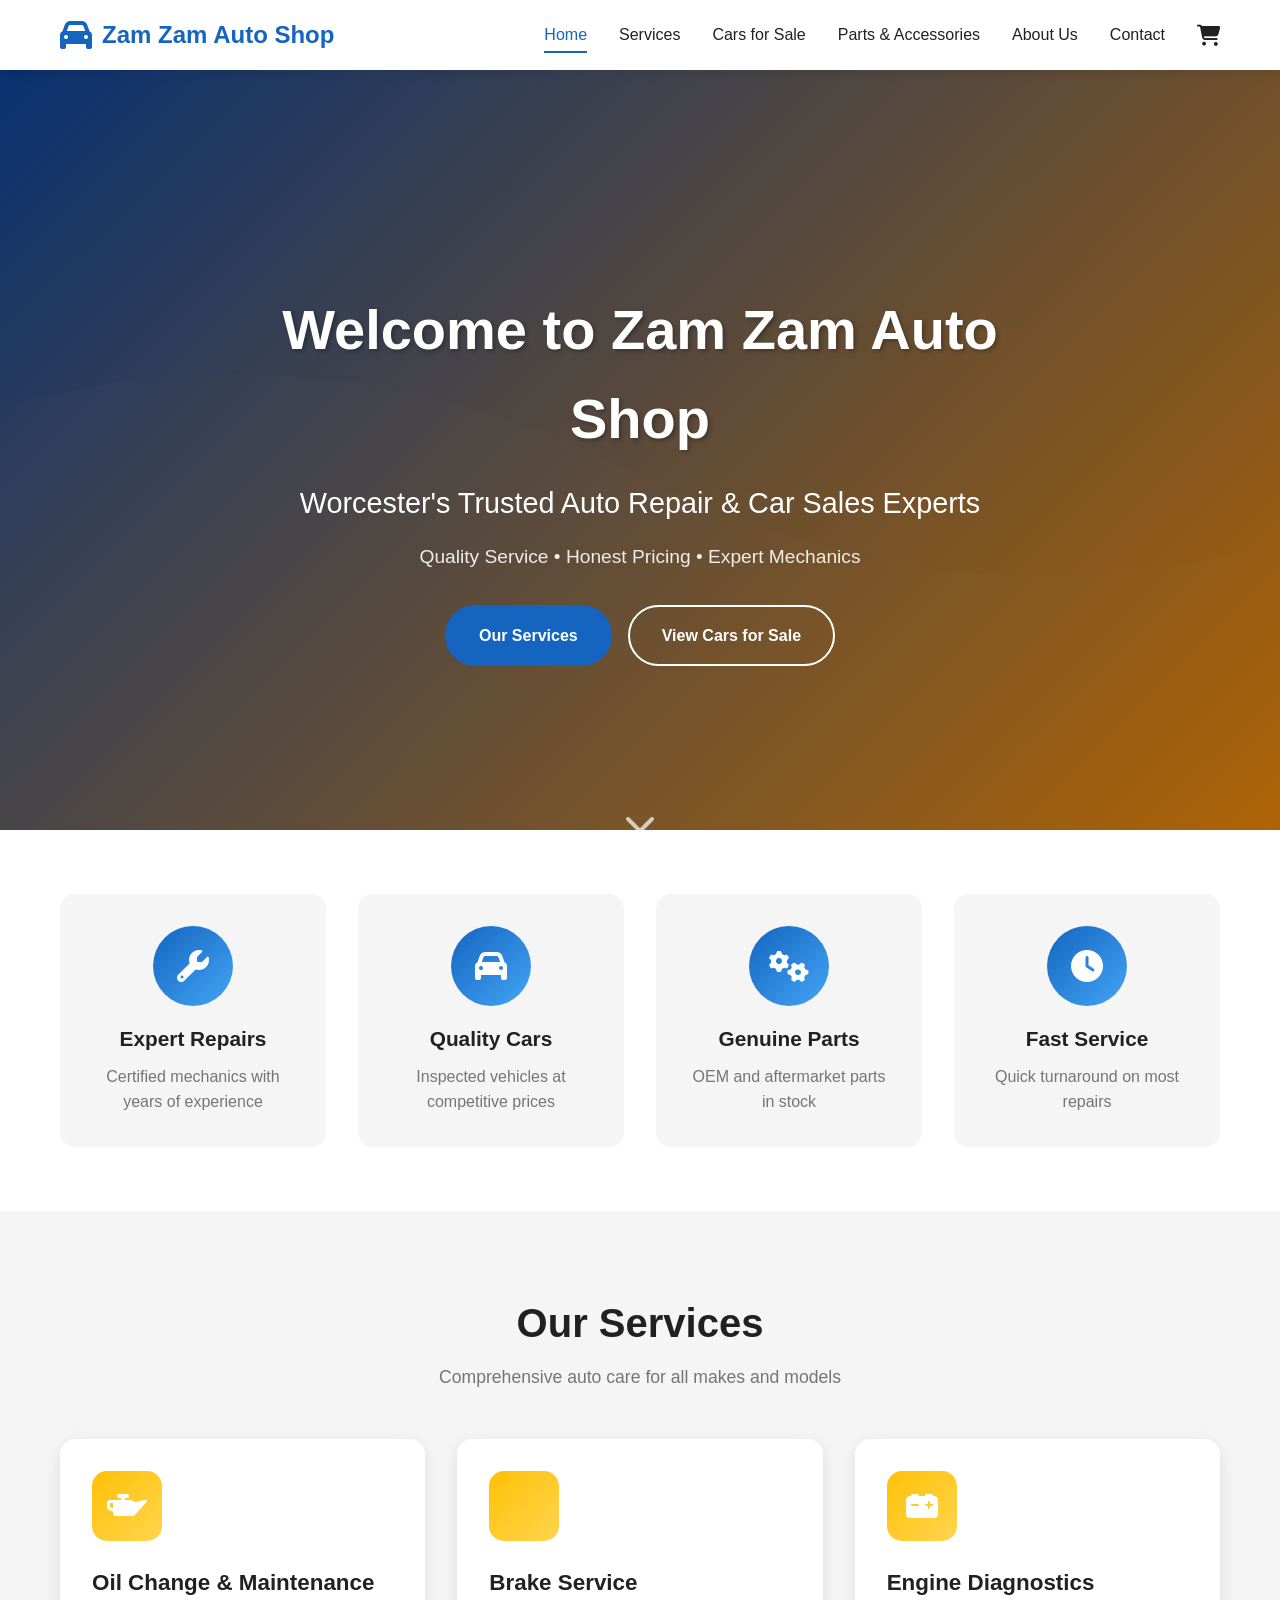
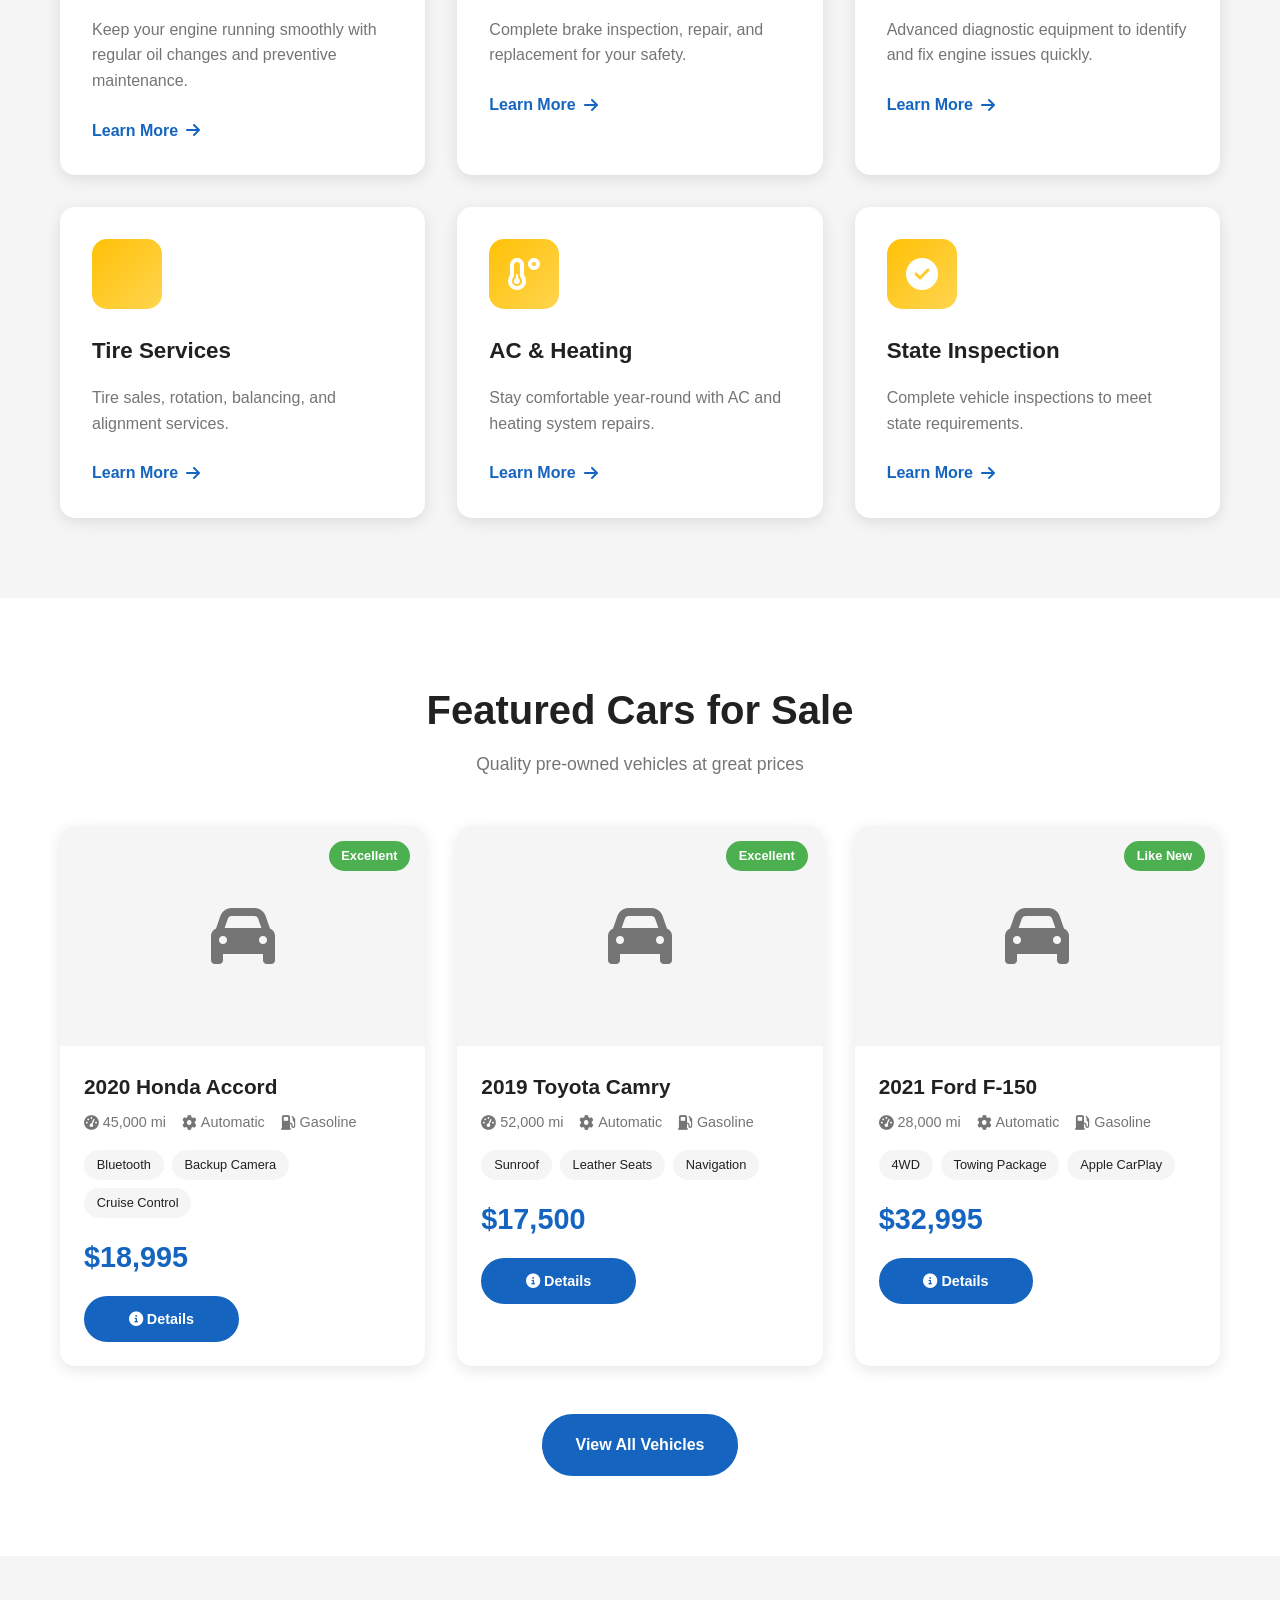
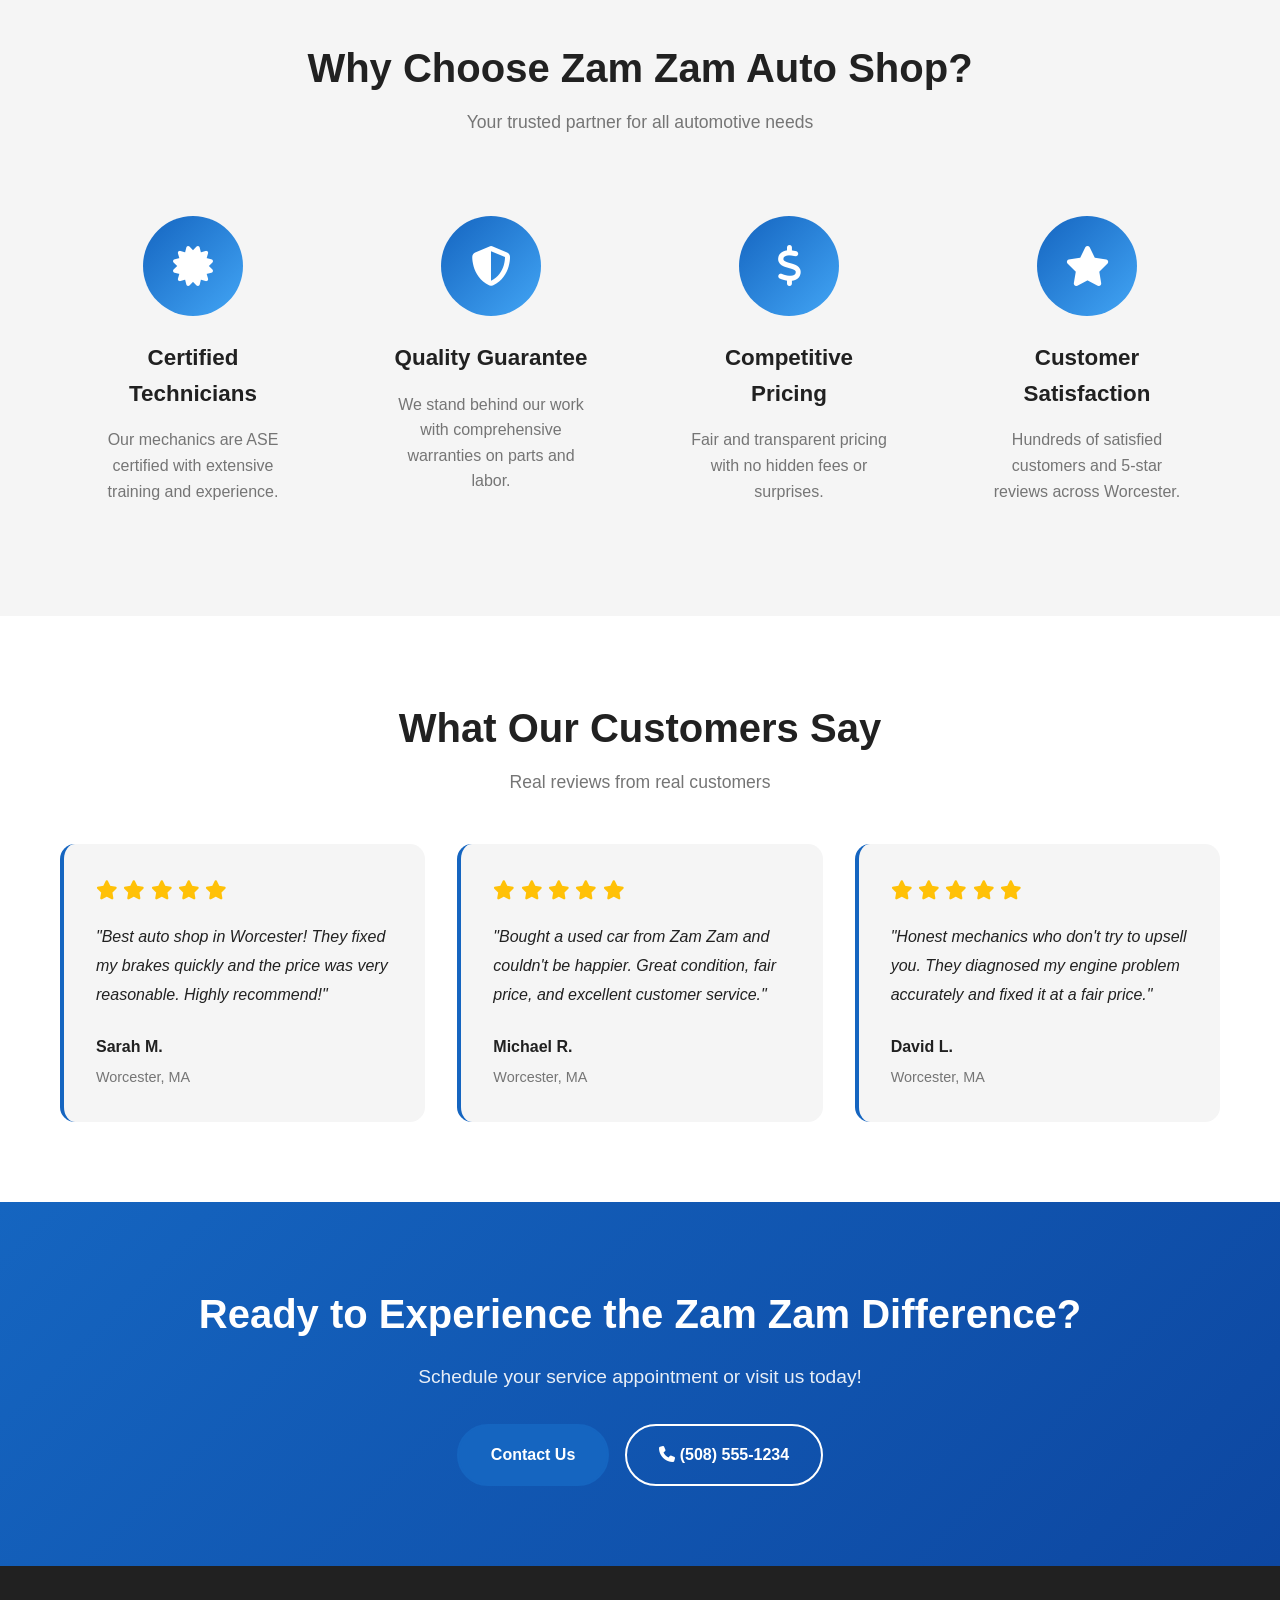
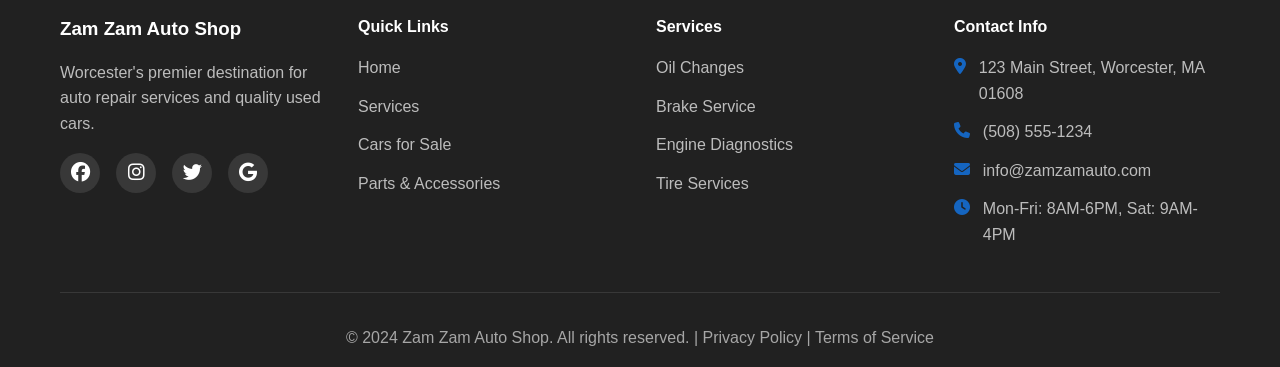
<file: index.html>
<!DOCTYPE html>
<html lang="en">
<head>
    <meta charset="UTF-8">
    <meta name="viewport" content="width=device-width, initial-scale=1.0">
    <meta name="description" content="Zam Zam Auto Shop - Premier auto repair and car sales in Worcester. Quality service, trusted mechanics, and great deals on vehicles.">
    <meta name="keywords" content="auto repair, car sales, Worcester, mechanics, auto parts, vehicle service">
    <title>Zam Zam Auto Shop | Premier Auto Repair & Car Sales in Worcester</title>
    <link rel="stylesheet" href="css/style.css">
    <link rel="stylesheet" href="https://cdnjs.cloudflare.com/ajax/libs/font-awesome/6.4.0/css/all.min.css">
</head>
<body>
    <!-- Navigation -->
    <nav class="navbar" id="navbar">
        <div class="container">
            <div class="nav-wrapper">
                <div class="logo">
                    <i class="fas fa-car"></i>
                    <span>Zam Zam Auto Shop</span>
                </div>
                <button class="mobile-menu-btn" id="mobileMenuBtn">
                    <i class="fas fa-bars"></i>
                </button>
                <ul class="nav-menu" id="navMenu">
                    <li><a href="index.html" class="active">Home</a></li>
                    <li><a href="services.html">Services</a></li>
                    <li><a href="cars.html">Cars for Sale</a></li>
                    <li><a href="parts.html">Parts & Accessories</a></li>
                    <li><a href="about.html">About Us</a></li>
                    <li><a href="contact.html">Contact</a></li>
                    <li>
                        <a href="#" class="cart-icon" id="cartIcon">
                            <i class="fas fa-shopping-cart"></i>
                            <span class="cart-count" id="cartCount">0</span>
                        </a>
                    </li>
                </ul>
            </div>
        </div>
    </nav>

    <!-- Hero Section -->
    <section class="hero">
        <div class="hero-overlay"></div>
        <div class="hero-content">
            <h1 class="hero-title">Welcome to Zam Zam Auto Shop</h1>
            <p class="hero-subtitle">Worcester's Trusted Auto Repair & Car Sales Experts</p>
            <p class="hero-description">Quality Service • Honest Pricing • Expert Mechanics</p>
            <div class="hero-buttons">
                <a href="services.html" class="btn btn-primary">Our Services</a>
                <a href="cars.html" class="btn btn-secondary">View Cars for Sale</a>
            </div>
        </div>
        <div class="hero-scroll">
            <i class="fas fa-chevron-down"></i>
        </div>
    </section>

    <!-- Quick Services -->
    <section class="quick-services">
        <div class="container">
            <div class="quick-services-grid">
                <div class="quick-service-card">
                    <div class="icon-wrapper">
                        <i class="fas fa-wrench"></i>
                    </div>
                    <h3>Expert Repairs</h3>
                    <p>Certified mechanics with years of experience</p>
                </div>
                <div class="quick-service-card">
                    <div class="icon-wrapper">
                        <i class="fas fa-car"></i>
                    </div>
                    <h3>Quality Cars</h3>
                    <p>Inspected vehicles at competitive prices</p>
                </div>
                <div class="quick-service-card">
                    <div class="icon-wrapper">
                        <i class="fas fa-cogs"></i>
                    </div>
                    <h3>Genuine Parts</h3>
                    <p>OEM and aftermarket parts in stock</p>
                </div>
                <div class="quick-service-card">
                    <div class="icon-wrapper">
                        <i class="fas fa-clock"></i>
                    </div>
                    <h3>Fast Service</h3>
                    <p>Quick turnaround on most repairs</p>
                </div>
            </div>
        </div>
    </section>

    <!-- Featured Services -->
    <section class="featured-services">
        <div class="container">
            <div class="section-header">
                <h2>Our Services</h2>
                <p>Comprehensive auto care for all makes and models</p>
            </div>
            <div class="services-grid">
                <div class="service-card">
                    <div class="service-icon">
                        <i class="fas fa-oil-can"></i>
                    </div>
                    <h3>Oil Change & Maintenance</h3>
                    <p>Keep your engine running smoothly with regular oil changes and preventive maintenance.</p>
                    <a href="services.html#oil-change" class="service-link">Learn More <i class="fas fa-arrow-right"></i></a>
                </div>
                <div class="service-card">
                    <div class="service-icon">
                        <i class="fas fa-brake-warning"></i>
                    </div>
                    <h3>Brake Service</h3>
                    <p>Complete brake inspection, repair, and replacement for your safety.</p>
                    <a href="services.html#brakes" class="service-link">Learn More <i class="fas fa-arrow-right"></i></a>
                </div>
                <div class="service-card">
                    <div class="service-icon">
                        <i class="fas fa-car-battery"></i>
                    </div>
                    <h3>Engine Diagnostics</h3>
                    <p>Advanced diagnostic equipment to identify and fix engine issues quickly.</p>
                    <a href="services.html#diagnostics" class="service-link">Learn More <i class="fas fa-arrow-right"></i></a>
                </div>
                <div class="service-card">
                    <div class="service-icon">
                        <i class="fas fa-tire"></i>
                    </div>
                    <h3>Tire Services</h3>
                    <p>Tire sales, rotation, balancing, and alignment services.</p>
                    <a href="services.html#tires" class="service-link">Learn More <i class="fas fa-arrow-right"></i></a>
                </div>
                <div class="service-card">
                    <div class="service-icon">
                        <i class="fas fa-temperature-low"></i>
                    </div>
                    <h3>AC & Heating</h3>
                    <p>Stay comfortable year-round with AC and heating system repairs.</p>
                    <a href="services.html#ac-heating" class="service-link">Learn More <i class="fas fa-arrow-right"></i></a>
                </div>
                <div class="service-card">
                    <div class="service-icon">
                        <i class="fas fa-check-circle"></i>
                    </div>
                    <h3>State Inspection</h3>
                    <p>Complete vehicle inspections to meet state requirements.</p>
                    <a href="services.html#inspection" class="service-link">Learn More <i class="fas fa-arrow-right"></i></a>
                </div>
            </div>
        </div>
    </section>

    <!-- Featured Cars -->
    <section class="featured-cars">
        <div class="container">
            <div class="section-header">
                <h2>Featured Cars for Sale</h2>
                <p>Quality pre-owned vehicles at great prices</p>
            </div>
            <div class="cars-grid" id="featuredCarsGrid">
                <!-- Cars will be loaded dynamically -->
            </div>
            <div class="section-footer">
                <a href="cars.html" class="btn btn-primary">View All Vehicles</a>
            </div>
        </div>
    </section>

    <!-- Why Choose Us -->
    <section class="why-choose-us">
        <div class="container">
            <div class="section-header">
                <h2>Why Choose Zam Zam Auto Shop?</h2>
                <p>Your trusted partner for all automotive needs</p>
            </div>
            <div class="features-grid">
                <div class="feature-item">
                    <div class="feature-icon">
                        <i class="fas fa-certificate"></i>
                    </div>
                    <h3>Certified Technicians</h3>
                    <p>Our mechanics are ASE certified with extensive training and experience.</p>
                </div>
                <div class="feature-item">
                    <div class="feature-icon">
                        <i class="fas fa-shield-alt"></i>
                    </div>
                    <h3>Quality Guarantee</h3>
                    <p>We stand behind our work with comprehensive warranties on parts and labor.</p>
                </div>
                <div class="feature-item">
                    <div class="feature-icon">
                        <i class="fas fa-dollar-sign"></i>
                    </div>
                    <h3>Competitive Pricing</h3>
                    <p>Fair and transparent pricing with no hidden fees or surprises.</p>
                </div>
                <div class="feature-item">
                    <div class="feature-icon">
                        <i class="fas fa-star"></i>
                    </div>
                    <h3>Customer Satisfaction</h3>
                    <p>Hundreds of satisfied customers and 5-star reviews across Worcester.</p>
                </div>
            </div>
        </div>
    </section>

    <!-- Testimonials -->
    <section class="testimonials">
        <div class="container">
            <div class="section-header">
                <h2>What Our Customers Say</h2>
                <p>Real reviews from real customers</p>
            </div>
            <div class="testimonials-grid">
                <div class="testimonial-card">
                    <div class="stars">
                        <i class="fas fa-star"></i>
                        <i class="fas fa-star"></i>
                        <i class="fas fa-star"></i>
                        <i class="fas fa-star"></i>
                        <i class="fas fa-star"></i>
                    </div>
                    <p class="testimonial-text">"Best auto shop in Worcester! They fixed my brakes quickly and the price was very reasonable. Highly recommend!"</p>
                    <div class="testimonial-author">
                        <strong>Sarah M.</strong>
                        <span>Worcester, MA</span>
                    </div>
                </div>
                <div class="testimonial-card">
                    <div class="stars">
                        <i class="fas fa-star"></i>
                        <i class="fas fa-star"></i>
                        <i class="fas fa-star"></i>
                        <i class="fas fa-star"></i>
                        <i class="fas fa-star"></i>
                    </div>
                    <p class="testimonial-text">"Bought a used car from Zam Zam and couldn't be happier. Great condition, fair price, and excellent customer service."</p>
                    <div class="testimonial-author">
                        <strong>Michael R.</strong>
                        <span>Worcester, MA</span>
                    </div>
                </div>
                <div class="testimonial-card">
                    <div class="stars">
                        <i class="fas fa-star"></i>
                        <i class="fas fa-star"></i>
                        <i class="fas fa-star"></i>
                        <i class="fas fa-star"></i>
                        <i class="fas fa-star"></i>
                    </div>
                    <p class="testimonial-text">"Honest mechanics who don't try to upsell you. They diagnosed my engine problem accurately and fixed it at a fair price."</p>
                    <div class="testimonial-author">
                        <strong>David L.</strong>
                        <span>Worcester, MA</span>
                    </div>
                </div>
            </div>
        </div>
    </section>

    <!-- CTA Section -->
    <section class="cta-section">
        <div class="container">
            <div class="cta-content">
                <h2>Ready to Experience the Zam Zam Difference?</h2>
                <p>Schedule your service appointment or visit us today!</p>
                <div class="cta-buttons">
                    <a href="contact.html" class="btn btn-primary">Contact Us</a>
                    <a href="tel:+15085551234" class="btn btn-secondary">
                        <i class="fas fa-phone"></i> (508) 555-1234
                    </a>
                </div>
            </div>
        </div>
    </section>

    <!-- Footer -->
    <footer class="footer">
        <div class="container">
            <div class="footer-grid">
                <div class="footer-col">
                    <h3>Zam Zam Auto Shop</h3>
                    <p>Worcester's premier destination for auto repair services and quality used cars.</p>
                    <div class="social-links">
                        <a href="#" aria-label="Facebook"><i class="fab fa-facebook"></i></a>
                        <a href="#" aria-label="Instagram"><i class="fab fa-instagram"></i></a>
                        <a href="#" aria-label="Twitter"><i class="fab fa-twitter"></i></a>
                        <a href="#" aria-label="Google"><i class="fab fa-google"></i></a>
                    </div>
                </div>
                <div class="footer-col">
                    <h4>Quick Links</h4>
                    <ul>
                        <li><a href="index.html">Home</a></li>
                        <li><a href="services.html">Services</a></li>
                        <li><a href="cars.html">Cars for Sale</a></li>
                        <li><a href="parts.html">Parts & Accessories</a></li>
                    </ul>
                </div>
                <div class="footer-col">
                    <h4>Services</h4>
                    <ul>
                        <li><a href="services.html#oil-change">Oil Changes</a></li>
                        <li><a href="services.html#brakes">Brake Service</a></li>
                        <li><a href="services.html#diagnostics">Engine Diagnostics</a></li>
                        <li><a href="services.html#tires">Tire Services</a></li>
                    </ul>
                </div>
                <div class="footer-col">
                    <h4>Contact Info</h4>
                    <ul class="contact-info">
                        <li><i class="fas fa-map-marker-alt"></i> 123 Main Street, Worcester, MA 01608</li>
                        <li><i class="fas fa-phone"></i> (508) 555-1234</li>
                        <li><i class="fas fa-envelope"></i> info@zamzamauto.com</li>
                        <li><i class="fas fa-clock"></i> Mon-Fri: 8AM-6PM, Sat: 9AM-4PM</li>
                    </ul>
                </div>
            </div>
            <div class="footer-bottom">
                <p>&copy; 2024 Zam Zam Auto Shop. All rights reserved. | <a href="#">Privacy Policy</a> | <a href="#">Terms of Service</a></p>
            </div>
        </div>
    </footer>

    <!-- Shopping Cart Modal -->
    <div class="modal" id="cartModal">
        <div class="modal-content">
            <div class="modal-header">
                <h2>Shopping Cart</h2>
                <button class="close-btn" id="closeCartBtn">
                    <i class="fas fa-times"></i>
                </button>
            </div>
            <div class="modal-body" id="cartItems">
                <!-- Cart items will be loaded here -->
            </div>
            <div class="modal-footer">
                <div class="cart-total">
                    <strong>Total:</strong>
                    <span id="cartTotal">$0.00</span>
                </div>
                <button class="btn btn-primary" id="checkoutBtn">Proceed to Checkout</button>
            </div>
        </div>
    </div>

    <script src="js/config.js"></script>
    <script src="js/data.js"></script>
    <script src="js/cart.js"></script>
    <script src="js/main.js"></script>
</body>
</html>
</file>
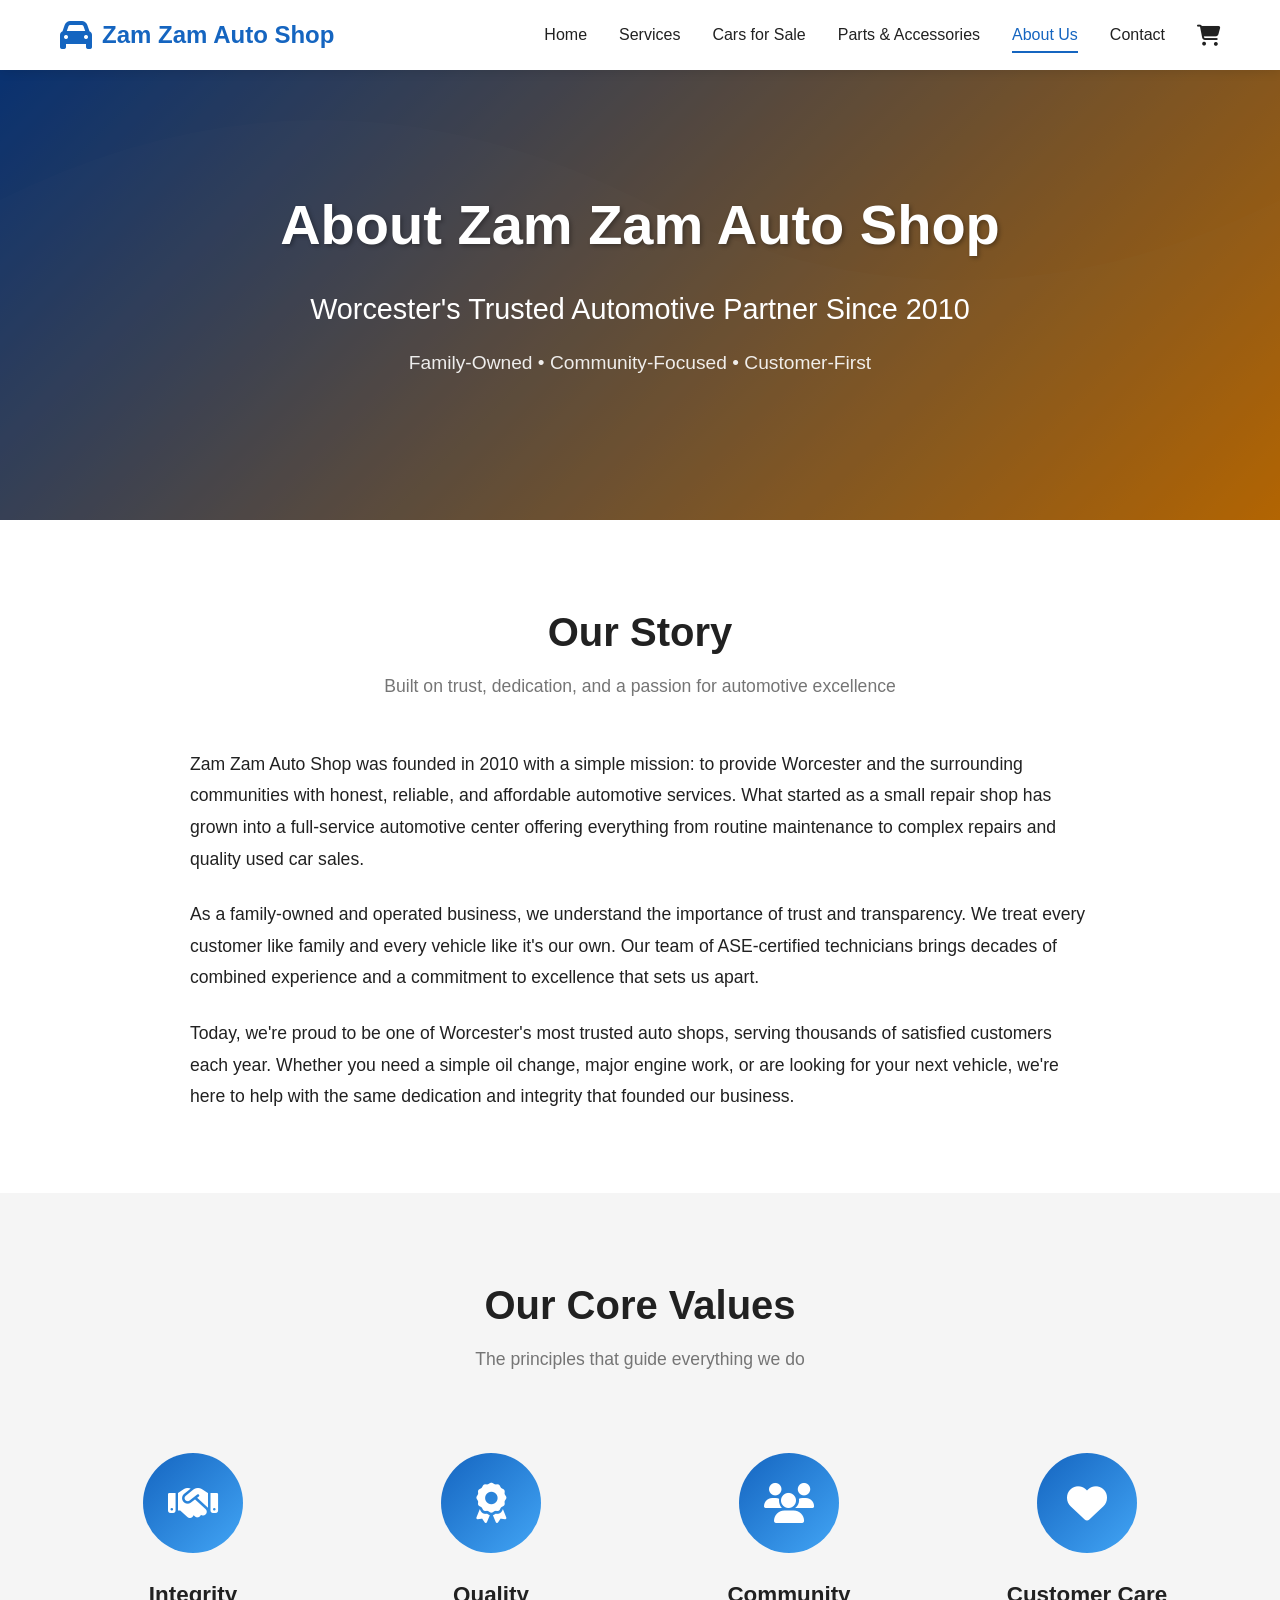
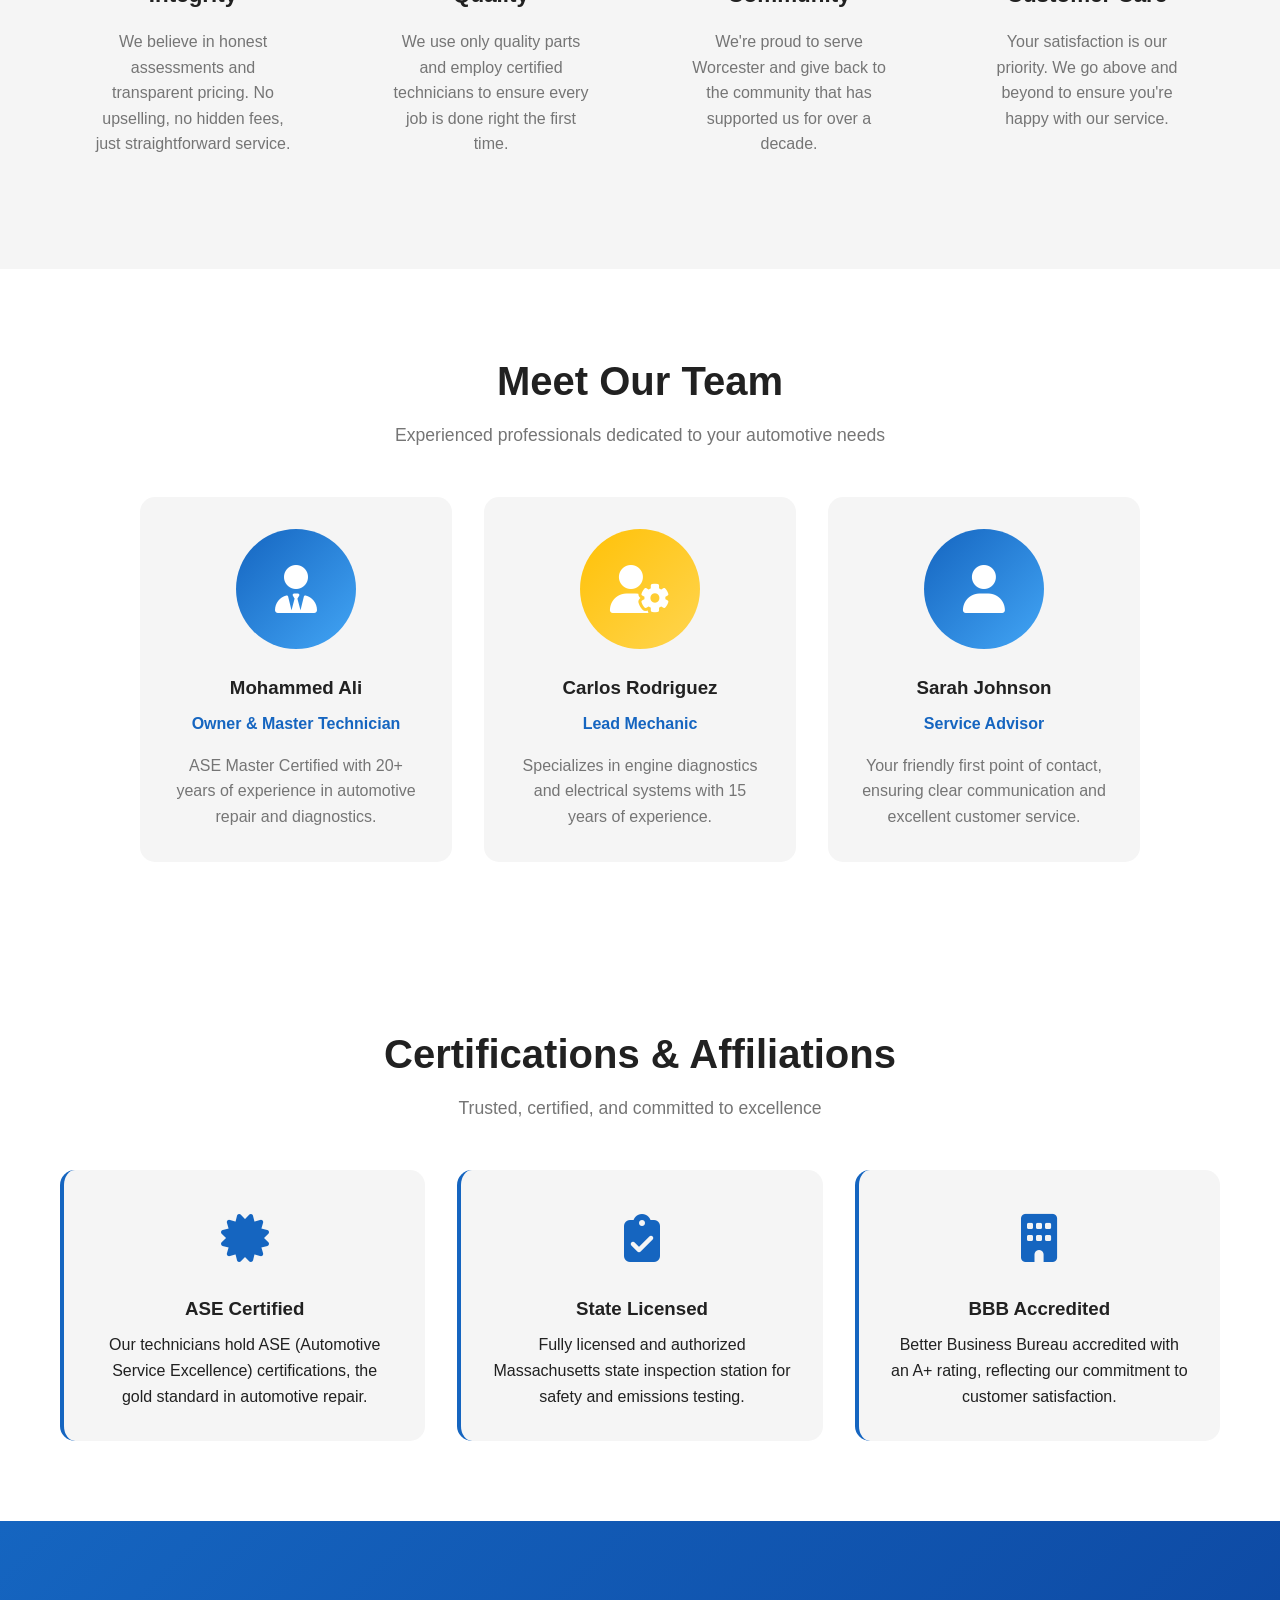
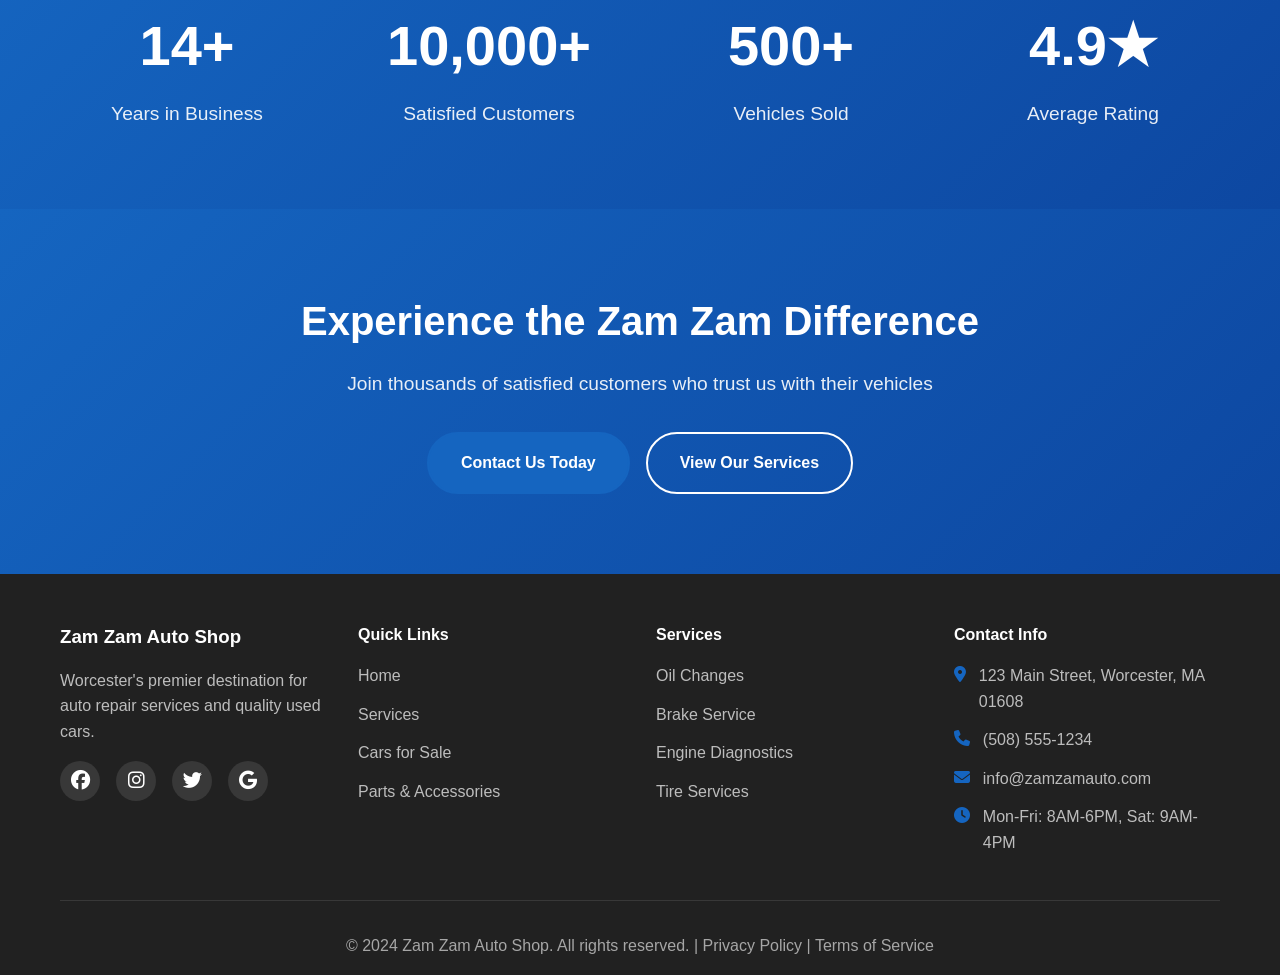
<file: about.html>
<!DOCTYPE html>
<html lang="en">
<head>
    <meta charset="UTF-8">
    <meta name="viewport" content="width=device-width, initial-scale=1.0">
    <meta name="description" content="Learn about Zam Zam Auto Shop - Worcester's trusted auto repair and car sales experts. Family-owned, locally operated since 2010.">
    <title>About Us | Zam Zam Auto Shop</title>
    <link rel="stylesheet" href="css/style.css">
    <link rel="stylesheet" href="https://cdnjs.cloudflare.com/ajax/libs/font-awesome/6.4.0/css/all.min.css">
</head>
<body>
    <!-- Navigation -->
    <nav class="navbar" id="navbar">
        <div class="container">
            <div class="nav-wrapper">
                <div class="logo">
                    <i class="fas fa-car"></i>
                    <span>Zam Zam Auto Shop</span>
                </div>
                <button class="mobile-menu-btn" id="mobileMenuBtn">
                    <i class="fas fa-bars"></i>
                </button>
                <ul class="nav-menu" id="navMenu">
                    <li><a href="index.html">Home</a></li>
                    <li><a href="services.html">Services</a></li>
                    <li><a href="cars.html">Cars for Sale</a></li>
                    <li><a href="parts.html">Parts & Accessories</a></li>
                    <li><a href="about.html" class="active">About Us</a></li>
                    <li><a href="contact.html">Contact</a></li>
                    <li>
                        <a href="#" class="cart-icon" id="cartIcon">
                            <i class="fas fa-shopping-cart"></i>
                            <span class="cart-count" id="cartCount">0</span>
                        </a>
                    </li>
                </ul>
            </div>
        </div>
    </nav>

    <!-- Page Header -->
    <section class="hero" style="height: 50vh; min-height: 400px;">
        <div class="hero-overlay"></div>
        <div class="hero-content">
            <h1 class="hero-title">About Zam Zam Auto Shop</h1>
            <p class="hero-subtitle">Worcester's Trusted Automotive Partner Since 2010</p>
            <p class="hero-description">Family-Owned • Community-Focused • Customer-First</p>
        </div>
    </section>

    <!-- Our Story -->
    <section style="padding: 5rem 0; background: var(--white);">
        <div class="container">
            <div class="section-header">
                <h2>Our Story</h2>
                <p>Built on trust, dedication, and a passion for automotive excellence</p>
            </div>
            <div style="max-width: 900px; margin: 0 auto;">
                <p style="font-size: 1.1rem; line-height: 1.8; color: var(--text-dark); margin-bottom: 1.5rem;">
                    Zam Zam Auto Shop was founded in 2010 with a simple mission: to provide Worcester and the surrounding communities with honest, reliable, and affordable automotive services. What started as a small repair shop has grown into a full-service automotive center offering everything from routine maintenance to complex repairs and quality used car sales.
                </p>
                <p style="font-size: 1.1rem; line-height: 1.8; color: var(--text-dark); margin-bottom: 1.5rem;">
                    As a family-owned and operated business, we understand the importance of trust and transparency. We treat every customer like family and every vehicle like it's our own. Our team of ASE-certified technicians brings decades of combined experience and a commitment to excellence that sets us apart.
                </p>
                <p style="font-size: 1.1rem; line-height: 1.8; color: var(--text-dark);">
                    Today, we're proud to be one of Worcester's most trusted auto shops, serving thousands of satisfied customers each year. Whether you need a simple oil change, major engine work, or are looking for your next vehicle, we're here to help with the same dedication and integrity that founded our business.
                </p>
            </div>
        </div>
    </section>

    <!-- Our Values -->
    <section class="why-choose-us">
        <div class="container">
            <div class="section-header">
                <h2>Our Core Values</h2>
                <p>The principles that guide everything we do</p>
            </div>
            <div class="features-grid">
                <div class="feature-item">
                    <div class="feature-icon">
                        <i class="fas fa-handshake"></i>
                    </div>
                    <h3>Integrity</h3>
                    <p>We believe in honest assessments and transparent pricing. No upselling, no hidden fees, just straightforward service.</p>
                </div>
                <div class="feature-item">
                    <div class="feature-icon">
                        <i class="fas fa-award"></i>
                    </div>
                    <h3>Quality</h3>
                    <p>We use only quality parts and employ certified technicians to ensure every job is done right the first time.</p>
                </div>
                <div class="feature-item">
                    <div class="feature-icon">
                        <i class="fas fa-users"></i>
                    </div>
                    <h3>Community</h3>
                    <p>We're proud to serve Worcester and give back to the community that has supported us for over a decade.</p>
                </div>
                <div class="feature-item">
                    <div class="feature-icon">
                        <i class="fas fa-heart"></i>
                    </div>
                    <h3>Customer Care</h3>
                    <p>Your satisfaction is our priority. We go above and beyond to ensure you're happy with our service.</p>
                </div>
            </div>
        </div>
    </section>

    <!-- Team Section -->
    <section style="padding: 5rem 0; background: var(--white);">
        <div class="container">
            <div class="section-header">
                <h2>Meet Our Team</h2>
                <p>Experienced professionals dedicated to your automotive needs</p>
            </div>
            <div style="display: grid; grid-template-columns: repeat(auto-fit, minmax(280px, 1fr)); gap: 2rem; max-width: 1000px; margin: 0 auto;">
                <div style="text-align: center; padding: 2rem; background: var(--bg-light); border-radius: 15px;">
                    <div style="width: 120px; height: 120px; margin: 0 auto 1.5rem; background: linear-gradient(135deg, var(--primary-color), var(--primary-light)); border-radius: 50%; display: flex; align-items: center; justify-content: center; font-size: 3rem; color: var(--white);">
                        <i class="fas fa-user-tie"></i>
                    </div>
                    <h3 style="margin-bottom: 0.5rem;">Mohammed Ali</h3>
                    <p style="color: var(--primary-color); font-weight: 600; margin-bottom: 1rem;">Owner & Master Technician</p>
                    <p style="color: var(--text-light);">ASE Master Certified with 20+ years of experience in automotive repair and diagnostics.</p>
                </div>
                <div style="text-align: center; padding: 2rem; background: var(--bg-light); border-radius: 15px;">
                    <div style="width: 120px; height: 120px; margin: 0 auto 1.5rem; background: linear-gradient(135deg, var(--secondary-color), var(--secondary-light)); border-radius: 50%; display: flex; align-items: center; justify-content: center; font-size: 3rem; color: var(--white);">
                        <i class="fas fa-user-cog"></i>
                    </div>
                    <h3 style="margin-bottom: 0.5rem;">Carlos Rodriguez</h3>
                    <p style="color: var(--primary-color); font-weight: 600; margin-bottom: 1rem;">Lead Mechanic</p>
                    <p style="color: var(--text-light);">Specializes in engine diagnostics and electrical systems with 15 years of experience.</p>
                </div>
                <div style="text-align: center; padding: 2rem; background: var(--bg-light); border-radius: 15px;">
                    <div style="width: 120px; height: 120px; margin: 0 auto 1.5rem; background: linear-gradient(135deg, var(--primary-color), var(--primary-light)); border-radius: 50%; display: flex; align-items: center; justify-content: center; font-size: 3rem; color: var(--white);">
                        <i class="fas fa-user"></i>
                    </div>
                    <h3 style="margin-bottom: 0.5rem;">Sarah Johnson</h3>
                    <p style="color: var(--primary-color); font-weight: 600; margin-bottom: 1rem;">Service Advisor</p>
                    <p style="color: var(--text-light);">Your friendly first point of contact, ensuring clear communication and excellent customer service.</p>
                </div>
            </div>
        </div>
    </section>

    <!-- Certifications -->
    <section class="testimonials">
        <div class="container">
            <div class="section-header">
                <h2>Certifications & Affiliations</h2>
                <p>Trusted, certified, and committed to excellence</p>
            </div>
            <div style="display: grid; grid-template-columns: repeat(auto-fit, minmax(250px, 1fr)); gap: 2rem;">
                <div class="testimonial-card" style="text-align: center;">
                    <div style="font-size: 3rem; color: var(--primary-color); margin-bottom: 1rem;">
                        <i class="fas fa-certificate"></i>
                    </div>
                    <h3 style="margin-bottom: 0.5rem;">ASE Certified</h3>
                    <p>Our technicians hold ASE (Automotive Service Excellence) certifications, the gold standard in automotive repair.</p>
                </div>
                <div class="testimonial-card" style="text-align: center;">
                    <div style="font-size: 3rem; color: var(--primary-color); margin-bottom: 1rem;">
                        <i class="fas fa-clipboard-check"></i>
                    </div>
                    <h3 style="margin-bottom: 0.5rem;">State Licensed</h3>
                    <p>Fully licensed and authorized Massachusetts state inspection station for safety and emissions testing.</p>
                </div>
                <div class="testimonial-card" style="text-align: center;">
                    <div style="font-size: 3rem; color: var(--primary-color); margin-bottom: 1rem;">
                        <i class="fas fa-building"></i>
                    </div>
                    <h3 style="margin-bottom: 0.5rem;">BBB Accredited</h3>
                    <p>Better Business Bureau accredited with an A+ rating, reflecting our commitment to customer satisfaction.</p>
                </div>
            </div>
        </div>
    </section>

    <!-- Stats Section -->
    <section style="padding: 5rem 0; background: linear-gradient(135deg, var(--primary-color), var(--primary-dark)); color: var(--white);">
        <div class="container">
            <div style="display: grid; grid-template-columns: repeat(auto-fit, minmax(200px, 1fr)); gap: 3rem; text-align: center;">
                <div>
                    <div style="font-size: 3.5rem; font-weight: 700; margin-bottom: 0.5rem;">14+</div>
                    <p style="font-size: 1.2rem; opacity: 0.9;">Years in Business</p>
                </div>
                <div>
                    <div style="font-size: 3.5rem; font-weight: 700; margin-bottom: 0.5rem;">10,000+</div>
                    <p style="font-size: 1.2rem; opacity: 0.9;">Satisfied Customers</p>
                </div>
                <div>
                    <div style="font-size: 3.5rem; font-weight: 700; margin-bottom: 0.5rem;">500+</div>
                    <p style="font-size: 1.2rem; opacity: 0.9;">Vehicles Sold</p>
                </div>
                <div>
                    <div style="font-size: 3.5rem; font-weight: 700; margin-bottom: 0.5rem;">4.9★</div>
                    <p style="font-size: 1.2rem; opacity: 0.9;">Average Rating</p>
                </div>
            </div>
        </div>
    </section>

    <!-- CTA Section -->
    <section class="cta-section">
        <div class="container">
            <div class="cta-content">
                <h2>Experience the Zam Zam Difference</h2>
                <p>Join thousands of satisfied customers who trust us with their vehicles</p>
                <div class="cta-buttons">
                    <a href="contact.html" class="btn btn-primary">Contact Us Today</a>
                    <a href="services.html" class="btn btn-secondary">View Our Services</a>
                </div>
            </div>
        </div>
    </section>

    <!-- Footer -->
    <footer class="footer">
        <div class="container">
            <div class="footer-grid">
                <div class="footer-col">
                    <h3>Zam Zam Auto Shop</h3>
                    <p>Worcester's premier destination for auto repair services and quality used cars.</p>
                    <div class="social-links">
                        <a href="#" aria-label="Facebook"><i class="fab fa-facebook"></i></a>
                        <a href="#" aria-label="Instagram"><i class="fab fa-instagram"></i></a>
                        <a href="#" aria-label="Twitter"><i class="fab fa-twitter"></i></a>
                        <a href="#" aria-label="Google"><i class="fab fa-google"></i></a>
                    </div>
                </div>
                <div class="footer-col">
                    <h4>Quick Links</h4>
                    <ul>
                        <li><a href="index.html">Home</a></li>
                        <li><a href="services.html">Services</a></li>
                        <li><a href="cars.html">Cars for Sale</a></li>
                        <li><a href="parts.html">Parts & Accessories</a></li>
                    </ul>
                </div>
                <div class="footer-col">
                    <h4>Services</h4>
                    <ul>
                        <li><a href="services.html#oil-change">Oil Changes</a></li>
                        <li><a href="services.html#brakes">Brake Service</a></li>
                        <li><a href="services.html#diagnostics">Engine Diagnostics</a></li>
                        <li><a href="services.html#tires">Tire Services</a></li>
                    </ul>
                </div>
                <div class="footer-col">
                    <h4>Contact Info</h4>
                    <ul class="contact-info">
                        <li><i class="fas fa-map-marker-alt"></i> 123 Main Street, Worcester, MA 01608</li>
                        <li><i class="fas fa-phone"></i> (508) 555-1234</li>
                        <li><i class="fas fa-envelope"></i> info@zamzamauto.com</li>
                        <li><i class="fas fa-clock"></i> Mon-Fri: 8AM-6PM, Sat: 9AM-4PM</li>
                    </ul>
                </div>
            </div>
            <div class="footer-bottom">
                <p>&copy; 2024 Zam Zam Auto Shop. All rights reserved. | <a href="#">Privacy Policy</a> | <a href="#">Terms of Service</a></p>
            </div>
        </div>
    </footer>

    <!-- Shopping Cart Modal -->
    <div class="modal" id="cartModal">
        <div class="modal-content">
            <div class="modal-header">
                <h2>Shopping Cart</h2>
                <button class="close-btn" id="closeCartBtn">
                    <i class="fas fa-times"></i>
                </button>
            </div>
            <div class="modal-body" id="cartItems"></div>
            <div class="modal-footer">
                <div class="cart-total">
                    <strong>Total:</strong>
                    <span id="cartTotal">$0.00</span>
                </div>
                <button class="btn btn-primary" id="checkoutBtn">Proceed to Checkout</button>
            </div>
        </div>
    </div>

    <script src="js/config.js"></script>
    <script src="js/data.js"></script>
    <script src="js/cart.js"></script>
    <script src="js/main.js"></script>
</body>
</html>
</file>
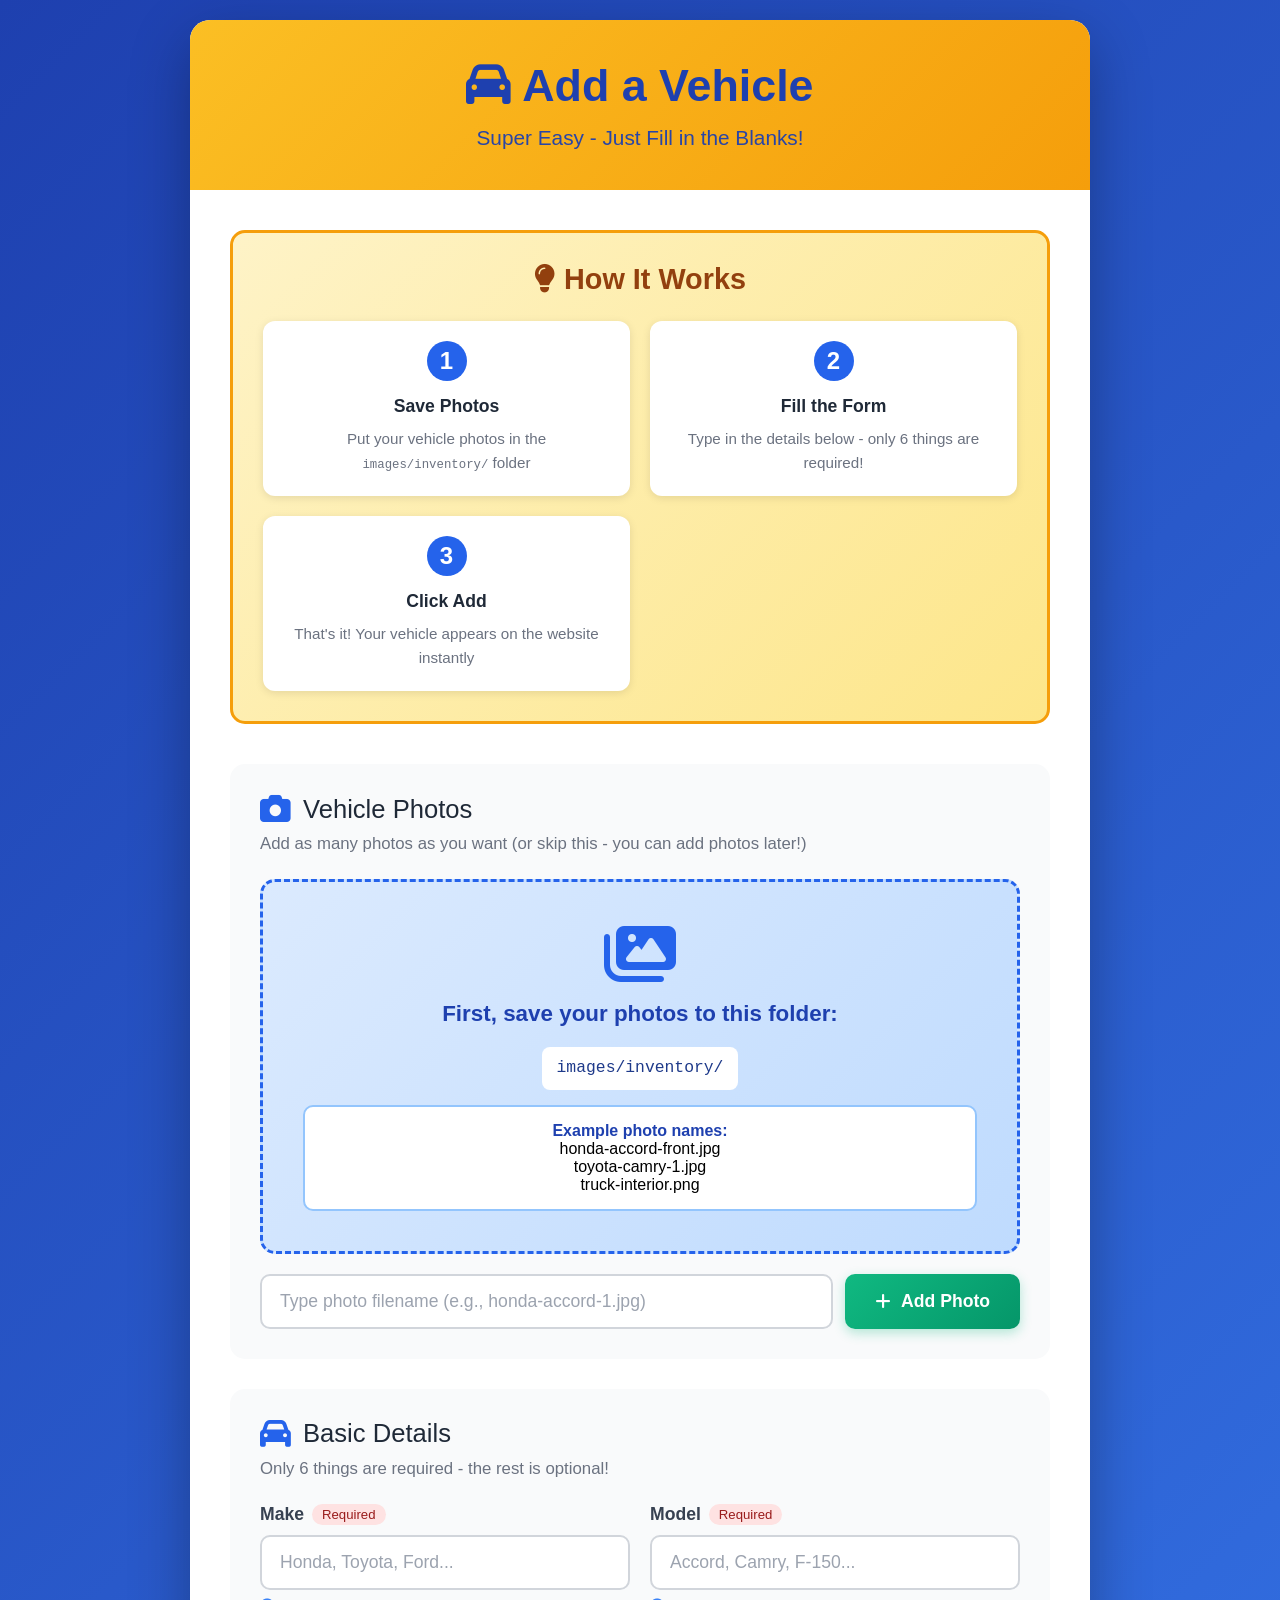
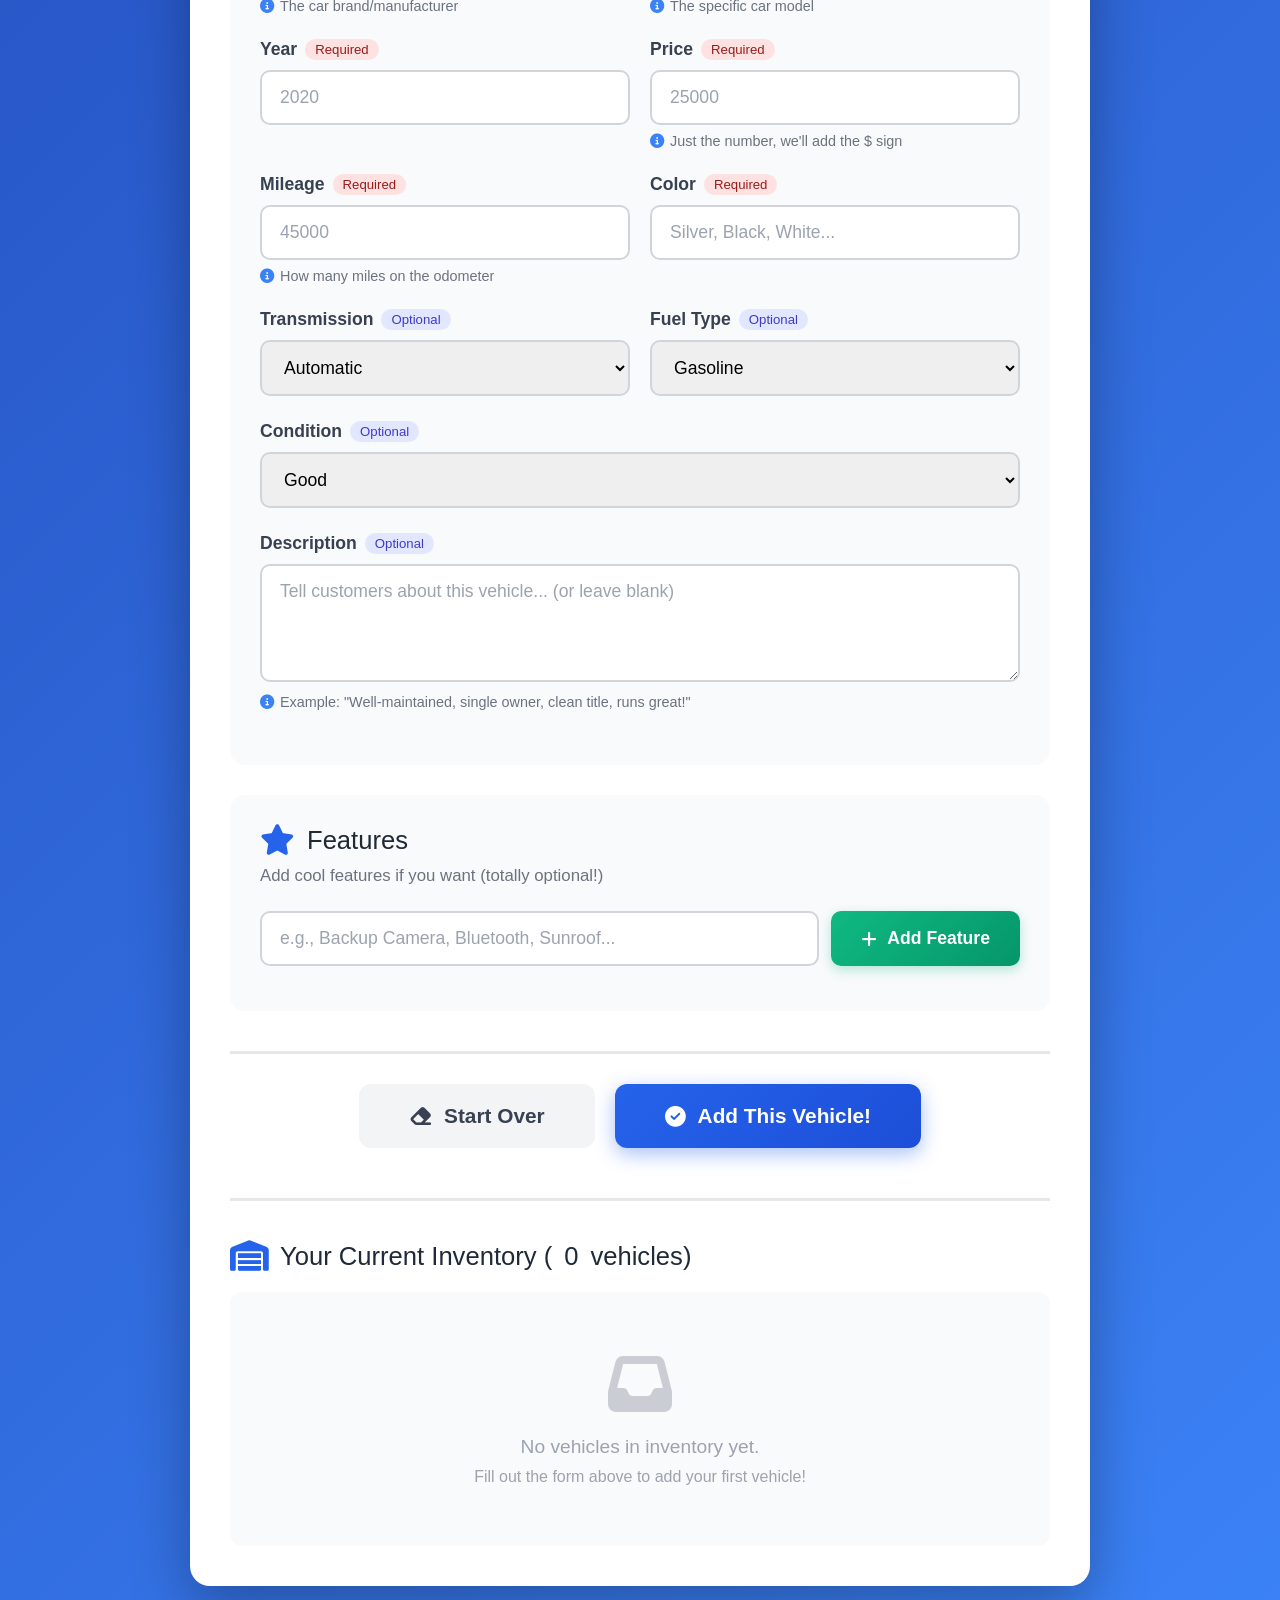
<file: admin.html>
<!DOCTYPE html>
<html lang="en">
<head>
    <meta charset="UTF-8">
    <meta name="viewport" content="width=device-width, initial-scale=1.0">
    <title>Add Vehicle - Zam Zam Auto</title>
    <link rel="stylesheet" href="https://cdnjs.cloudflare.com/ajax/libs/font-awesome/6.4.0/css/all.min.css">
    <style>
        * {
            margin: 0;
            padding: 0;
            box-sizing: border-box;
        }

        body {
            font-family: 'Segoe UI', Tahoma, Geneva, Verdana, sans-serif;
            background: linear-gradient(135deg, #1e40af 0%, #3b82f6 100%);
            min-height: 100vh;
            padding: 20px;
        }

        .container {
            max-width: 900px;
            margin: 0 auto;
            background: white;
            border-radius: 20px;
            box-shadow: 0 20px 60px rgba(0,0,0,0.3);
            overflow: hidden;
        }

        .header {
            background: linear-gradient(135deg, #fbbf24 0%, #f59e0b 100%);
            color: #1e40af;
            padding: 40px;
            text-align: center;
        }

        .header h1 {
            font-size: 2.8em;
            margin-bottom: 15px;
        }

        .header p {
            font-size: 1.3em;
            opacity: 0.95;
            font-weight: 500;
        }

        .content {
            padding: 40px;
        }

        .big-instructions {
            background: linear-gradient(135deg, #fef3c7 0%, #fde68a 100%);
            border: 3px solid #f59e0b;
            padding: 30px;
            border-radius: 15px;
            margin-bottom: 40px;
            text-align: center;
        }

        .big-instructions h2 {
            color: #92400e;
            margin-bottom: 20px;
            font-size: 1.8em;
        }

        .steps {
            display: grid;
            grid-template-columns: repeat(auto-fit, minmax(250px, 1fr));
            gap: 20px;
            margin-top: 25px;
        }

        .step {
            background: white;
            padding: 20px;
            border-radius: 12px;
            box-shadow: 0 2px 8px rgba(0,0,0,0.1);
        }

        .step-number {
            background: #2563eb;
            color: white;
            width: 40px;
            height: 40px;
            border-radius: 50%;
            display: flex;
            align-items: center;
            justify-content: center;
            font-size: 1.5em;
            font-weight: bold;
            margin: 0 auto 15px;
        }

        .step h3 {
            color: #1f2937;
            margin-bottom: 10px;
            font-size: 1.1em;
        }

        .step p {
            color: #6b7280;
            font-size: 0.95em;
            line-height: 1.6;
        }

        .form-section {
            background: #f9fafb;
            border-radius: 15px;
            padding: 30px;
            margin-bottom: 30px;
        }

        .section-title {
            font-size: 1.6em;
            color: #1f2937;
            margin-bottom: 10px;
            display: flex;
            align-items: center;
            gap: 12px;
        }

        .section-title i {
            color: #2563eb;
            font-size: 1.2em;
        }

        .section-subtitle {
            color: #6b7280;
            margin-bottom: 25px;
            font-size: 1.05em;
        }

        .input-group {
            margin-bottom: 25px;
        }

        .input-label {
            display: flex;
            align-items: center;
            gap: 8px;
            font-size: 1.1em;
            font-weight: 600;
            color: #374151;
            margin-bottom: 10px;
        }

        .optional-tag {
            background: #e0e7ff;
            color: #4338ca;
            padding: 3px 10px;
            border-radius: 12px;
            font-size: 0.75em;
            font-weight: 500;
        }

        .required-tag {
            background: #fee2e2;
            color: #991b1b;
            padding: 3px 10px;
            border-radius: 12px;
            font-size: 0.75em;
            font-weight: 500;
        }

        .input-field {
            width: 100%;
            padding: 15px 18px;
            font-size: 1.1em;
            border: 2px solid #d1d5db;
            border-radius: 10px;
            transition: all 0.3s;
            font-family: inherit;
        }

        .input-field:focus {
            outline: none;
            border-color: #2563eb;
            box-shadow: 0 0 0 4px rgba(37, 99, 235, 0.1);
        }

        .input-field::placeholder {
            color: #9ca3af;
        }

        .input-hint {
            color: #6b7280;
            font-size: 0.9em;
            margin-top: 8px;
            display: flex;
            align-items: center;
            gap: 6px;
        }

        .input-hint i {
            color: #3b82f6;
        }

        .two-column {
            display: grid;
            grid-template-columns: 1fr 1fr;
            gap: 20px;
        }

        .photo-upload-area {
            background: linear-gradient(135deg, #dbeafe 0%, #bfdbfe 100%);
            border: 3px dashed #2563eb;
            border-radius: 15px;
            padding: 40px;
            text-align: center;
            margin-bottom: 20px;
        }

        .photo-upload-area i {
            font-size: 4em;
            color: #2563eb;
            margin-bottom: 15px;
        }

        .photo-upload-area h3 {
            color: #1e40af;
            font-size: 1.4em;
            margin-bottom: 10px;
        }

        .photo-upload-area p {
            color: #1e3a8a;
            font-size: 1.05em;
            line-height: 1.6;
        }

        .photo-example {
            background: white;
            padding: 15px;
            border-radius: 10px;
            margin-top: 15px;
            border: 2px solid #93c5fd;
        }

        .photo-example strong {
            color: #1e40af;
        }

        .photo-input-row {
            display: flex;
            gap: 12px;
            margin-top: 20px;
        }

        .photo-input-row input {
            flex: 1;
        }

        .add-btn {
            background: linear-gradient(135deg, #10b981 0%, #059669 100%);
            color: white;
            border: none;
            padding: 15px 30px;
            border-radius: 10px;
            font-size: 1.1em;
            font-weight: 600;
            cursor: pointer;
            display: flex;
            align-items: center;
            gap: 10px;
            transition: all 0.3s;
            box-shadow: 0 4px 12px rgba(16, 185, 129, 0.3);
        }

        .add-btn:hover {
            transform: translateY(-2px);
            box-shadow: 0 6px 16px rgba(16, 185, 129, 0.4);
        }

        .photo-list {
            background: white;
            border-radius: 10px;
            padding: 20px;
            margin-top: 20px;
        }

        .photo-item {
            background: #f3f4f6;
            padding: 12px 16px;
            border-radius: 8px;
            margin-bottom: 10px;
            display: flex;
            justify-content: space-between;
            align-items: center;
        }

        .photo-item:last-child {
            margin-bottom: 0;
        }

        .remove-btn {
            background: #fee2e2;
            color: #991b1b;
            border: none;
            padding: 8px 16px;
            border-radius: 6px;
            cursor: pointer;
            font-weight: 600;
            transition: all 0.3s;
        }

        .remove-btn:hover {
            background: #fecaca;
        }

        .feature-input-row {
            display: flex;
            gap: 12px;
        }

        .feature-input-row input {
            flex: 1;
        }

        .feature-tags {
            display: flex;
            flex-wrap: wrap;
            gap: 10px;
            margin-top: 15px;
        }

        .feature-tag {
            background: linear-gradient(135deg, #dbeafe 0%, #bfdbfe 100%);
            color: #1e40af;
            padding: 10px 18px;
            border-radius: 25px;
            display: flex;
            align-items: center;
            gap: 10px;
            font-weight: 500;
            font-size: 1em;
        }

        .feature-tag button {
            background: rgba(30, 64, 175, 0.1);
            border: none;
            color: #1e40af;
            cursor: pointer;
            width: 24px;
            height: 24px;
            border-radius: 50%;
            display: flex;
            align-items: center;
            justify-content: center;
            transition: all 0.3s;
        }

        .feature-tag button:hover {
            background: rgba(30, 64, 175, 0.2);
        }

        .preview-section {
            background: linear-gradient(135deg, #f0fdf4 0%, #dcfce7 100%);
            border: 3px solid #10b981;
            border-radius: 15px;
            padding: 30px;
            margin-top: 30px;
            display: none;
        }

        .preview-section.show {
            display: block;
        }

        .preview-title {
            color: #065f46;
            font-size: 1.6em;
            margin-bottom: 20px;
            display: flex;
            align-items: center;
            gap: 12px;
        }

        .preview-card {
            background: white;
            border-radius: 12px;
            padding: 25px;
            box-shadow: 0 4px 12px rgba(0,0,0,0.1);
        }

        .preview-vehicle-title {
            font-size: 1.8em;
            color: #1f2937;
            margin-bottom: 20px;
            font-weight: 700;
        }

        .preview-details {
            display: grid;
            grid-template-columns: repeat(auto-fill, minmax(200px, 1fr));
            gap: 15px;
            margin-bottom: 20px;
        }

        .preview-detail {
            display: flex;
            align-items: center;
            gap: 10px;
            color: #4b5563;
            font-size: 1.05em;
        }

        .preview-detail i {
            color: #2563eb;
            width: 24px;
        }

        .action-buttons {
            display: flex;
            gap: 20px;
            justify-content: center;
            margin-top: 40px;
            padding-top: 30px;
            border-top: 3px solid #e5e7eb;
        }

        .btn-big {
            padding: 20px 50px;
            border: none;
            border-radius: 12px;
            font-size: 1.3em;
            font-weight: 700;
            cursor: pointer;
            display: flex;
            align-items: center;
            gap: 12px;
            transition: all 0.3s;
        }

        .btn-primary {
            background: linear-gradient(135deg, #2563eb 0%, #1d4ed8 100%);
            color: white;
            box-shadow: 0 6px 20px rgba(37, 99, 235, 0.4);
        }

        .btn-primary:hover {
            transform: translateY(-3px);
            box-shadow: 0 8px 25px rgba(37, 99, 235, 0.5);
        }

        .btn-secondary {
            background: #f3f4f6;
            color: #374151;
        }

        .btn-secondary:hover {
            background: #e5e7eb;
        }

        .success-banner {
            background: linear-gradient(135deg, #d1fae5 0%, #a7f3d0 100%);
            border: 3px solid #10b981;
            color: #065f46;
            padding: 25px;
            border-radius: 12px;
            margin-top: 25px;
            display: none;
            align-items: center;
            gap: 15px;
            font-size: 1.2em;
            font-weight: 600;
        }

        .success-banner.show {
            display: flex;
        }

        .success-banner i {
            font-size: 2em;
        }

        .inventory-section {
            margin-top: 50px;
            padding-top: 40px;
            border-top: 3px solid #e5e7eb;
        }

        .inventory-item {
            background: white;
            border: 2px solid #e5e7eb;
            padding: 20px;
            border-radius: 12px;
            margin-bottom: 15px;
            display: flex;
            justify-content: space-between;
            align-items: center;
            transition: all 0.3s;
        }

        .inventory-item:hover {
            border-color: #2563eb;
            box-shadow: 0 4px 12px rgba(37, 99, 235, 0.1);
        }

        .inventory-info h4 {
            color: #1f2937;
            font-size: 1.3em;
            margin-bottom: 8px;
        }

        .inventory-info p {
            color: #6b7280;
        }

        .delete-btn {
            background: #fee2e2;
            color: #991b1b;
            border: none;
            padding: 12px 24px;
            border-radius: 8px;
            cursor: pointer;
            font-weight: 600;
            font-size: 1em;
            transition: all 0.3s;
        }

        .delete-btn:hover {
            background: #fecaca;
            transform: scale(1.05);
        }

        @media (max-width: 768px) {
            .two-column {
                grid-template-columns: 1fr;
            }

            .header h1 {
                font-size: 2em;
            }

            .btn-big {
                padding: 15px 30px;
                font-size: 1.1em;
            }
        }
    </style>
</head>
<body>
    <div class="container">
        <div class="header">
            <h1><i class="fas fa-car"></i> Add a Vehicle</h1>
            <p>Super Easy - Just Fill in the Blanks!</p>
        </div>

        <div class="content">
            <div class="big-instructions">
                <h2><i class="fas fa-lightbulb"></i> How It Works</h2>
                <div class="steps">
                    <div class="step">
                        <div class="step-number">1</div>
                        <h3>Save Photos</h3>
                        <p>Put your vehicle photos in the <code>images/inventory/</code> folder</p>
                    </div>
                    <div class="step">
                        <div class="step-number">2</div>
                        <h3>Fill the Form</h3>
                        <p>Type in the details below - only 6 things are required!</p>
                    </div>
                    <div class="step">
                        <div class="step-number">3</div>
                        <h3>Click Add</h3>
                        <p>That's it! Your vehicle appears on the website instantly</p>
                    </div>
                </div>
            </div>

            <form id="vehicleForm">
                <!-- Photos Section -->
                <div class="form-section">
                    <div class="section-title">
                        <i class="fas fa-camera"></i>
                        Vehicle Photos
                    </div>
                    <div class="section-subtitle">Add as many photos as you want (or skip this - you can add photos later!)</div>

                    <div class="photo-upload-area">
                        <i class="fas fa-images"></i>
                        <h3>First, save your photos to this folder:</h3>
                        <p><code style="font-size: 1.2em; background: white; padding: 8px 15px; border-radius: 8px; display: inline-block; margin-top: 10px;">images/inventory/</code></p>

                        <div class="photo-example">
                            <strong>Example photo names:</strong><br>
                            honda-accord-front.jpg<br>
                            toyota-camry-1.jpg<br>
                            truck-interior.png
                        </div>
                    </div>

                    <div class="photo-input-row">
                        <input type="text"
                               id="imageFilename"
                               class="input-field"
                               placeholder="Type photo filename (e.g., honda-accord-1.jpg)">
                        <button type="button" class="add-btn" id="addImageBtn">
                            <i class="fas fa-plus"></i> Add Photo
                        </button>
                    </div>

                    <div id="photoListContainer" class="photo-list" style="display: none;">
                        <div style="font-weight: 600; margin-bottom: 12px; color: #1f2937;">
                            <i class="fas fa-check-circle" style="color: #10b981;"></i> Photos Added:
                        </div>
                        <div id="photoList"></div>
                    </div>
                </div>

                <!-- Basic Details -->
                <div class="form-section">
                    <div class="section-title">
                        <i class="fas fa-car"></i>
                        Basic Details
                    </div>
                    <div class="section-subtitle">Only 6 things are required - the rest is optional!</div>

                    <div class="two-column">
                        <div class="input-group">
                            <div class="input-label">
                                <span>Make</span>
                                <span class="required-tag">Required</span>
                            </div>
                            <input type="text"
                                   id="make"
                                   class="input-field"
                                   placeholder="Honda, Toyota, Ford..."
                                   required>
                            <div class="input-hint">
                                <i class="fas fa-info-circle"></i>
                                The car brand/manufacturer
                            </div>
                        </div>

                        <div class="input-group">
                            <div class="input-label">
                                <span>Model</span>
                                <span class="required-tag">Required</span>
                            </div>
                            <input type="text"
                                   id="model"
                                   class="input-field"
                                   placeholder="Accord, Camry, F-150..."
                                   required>
                            <div class="input-hint">
                                <i class="fas fa-info-circle"></i>
                                The specific car model
                            </div>
                        </div>
                    </div>

                    <div class="two-column">
                        <div class="input-group">
                            <div class="input-label">
                                <span>Year</span>
                                <span class="required-tag">Required</span>
                            </div>
                            <input type="number"
                                   id="year"
                                   class="input-field"
                                   placeholder="2020"
                                   min="1900"
                                   max="2030"
                                   required>
                        </div>

                        <div class="input-group">
                            <div class="input-label">
                                <span>Price</span>
                                <span class="required-tag">Required</span>
                            </div>
                            <input type="number"
                                   id="price"
                                   class="input-field"
                                   placeholder="25000"
                                   min="0"
                                   required>
                            <div class="input-hint">
                                <i class="fas fa-info-circle"></i>
                                Just the number, we'll add the $ sign
                            </div>
                        </div>
                    </div>

                    <div class="two-column">
                        <div class="input-group">
                            <div class="input-label">
                                <span>Mileage</span>
                                <span class="required-tag">Required</span>
                            </div>
                            <input type="number"
                                   id="mileage"
                                   class="input-field"
                                   placeholder="45000"
                                   min="0"
                                   required>
                            <div class="input-hint">
                                <i class="fas fa-info-circle"></i>
                                How many miles on the odometer
                            </div>
                        </div>

                        <div class="input-group">
                            <div class="input-label">
                                <span>Color</span>
                                <span class="required-tag">Required</span>
                            </div>
                            <input type="text"
                                   id="color"
                                   class="input-field"
                                   placeholder="Silver, Black, White..."
                                   required>
                        </div>
                    </div>

                    <div class="two-column">
                        <div class="input-group">
                            <div class="input-label">
                                <span>Transmission</span>
                                <span class="optional-tag">Optional</span>
                            </div>
                            <select id="transmission" class="input-field">
                                <option value="Automatic">Automatic</option>
                                <option value="Manual">Manual</option>
                                <option value="CVT">CVT</option>
                            </select>
                        </div>

                        <div class="input-group">
                            <div class="input-label">
                                <span>Fuel Type</span>
                                <span class="optional-tag">Optional</span>
                            </div>
                            <select id="fuelType" class="input-field">
                                <option value="Gasoline">Gasoline</option>
                                <option value="Diesel">Diesel</option>
                                <option value="Electric">Electric</option>
                                <option value="Hybrid">Hybrid</option>
                            </select>
                        </div>
                    </div>

                    <div class="input-group">
                        <div class="input-label">
                            <span>Condition</span>
                            <span class="optional-tag">Optional</span>
                        </div>
                        <select id="condition" class="input-field">
                            <option value="Good">Good</option>
                            <option value="Excellent">Excellent</option>
                            <option value="Like New">Like New</option>
                            <option value="Fair">Fair</option>
                            <option value="New">New</option>
                            <option value="Certified Pre-Owned">Certified Pre-Owned</option>
                        </select>
                    </div>

                    <div class="input-group">
                        <div class="input-label">
                            <span>Description</span>
                            <span class="optional-tag">Optional</span>
                        </div>
                        <textarea id="description"
                                  class="input-field"
                                  rows="4"
                                  placeholder="Tell customers about this vehicle... (or leave blank)"></textarea>
                        <div class="input-hint">
                            <i class="fas fa-info-circle"></i>
                            Example: "Well-maintained, single owner, clean title, runs great!"
                        </div>
                    </div>
                </div>

                <!-- Features Section -->
                <div class="form-section">
                    <div class="section-title">
                        <i class="fas fa-star"></i>
                        Features
                    </div>
                    <div class="section-subtitle">Add cool features if you want (totally optional!)</div>

                    <div class="feature-input-row">
                        <input type="text"
                               id="featureInput"
                               class="input-field"
                               placeholder="e.g., Backup Camera, Bluetooth, Sunroof...">
                        <button type="button" class="add-btn" id="addFeatureBtn">
                            <i class="fas fa-plus"></i> Add Feature
                        </button>
                    </div>

                    <div class="feature-tags" id="featureTags"></div>
                </div>

                <!-- Preview -->
                <div class="preview-section" id="previewSection">
                    <div class="preview-title">
                        <i class="fas fa-eye"></i>
                        Live Preview - This is how it will look!
                    </div>
                    <div class="preview-card" id="previewCard"></div>
                </div>

                <!-- Action Buttons -->
                <div class="action-buttons">
                    <button type="button" class="btn-big btn-secondary" id="clearBtn">
                        <i class="fas fa-eraser"></i> Start Over
                    </button>
                    <button type="submit" class="btn-big btn-primary">
                        <i class="fas fa-check-circle"></i> Add This Vehicle!
                    </button>
                </div>
            </form>

            <div class="success-banner" id="successBanner">
                <i class="fas fa-check-circle"></i>
                <span>Success! Your vehicle is now live on the website!</span>
            </div>

            <!-- Current Inventory -->
            <div class="inventory-section">
                <div class="section-title">
                    <i class="fas fa-warehouse"></i>
                    Your Current Inventory (<span id="inventoryCount">0</span> vehicles)
                </div>
                <div id="inventoryList" style="margin-top: 20px;"></div>
            </div>
        </div>
    </div>

    <script src="js/admin-upload.js"></script>
</body>
</html>
</file>
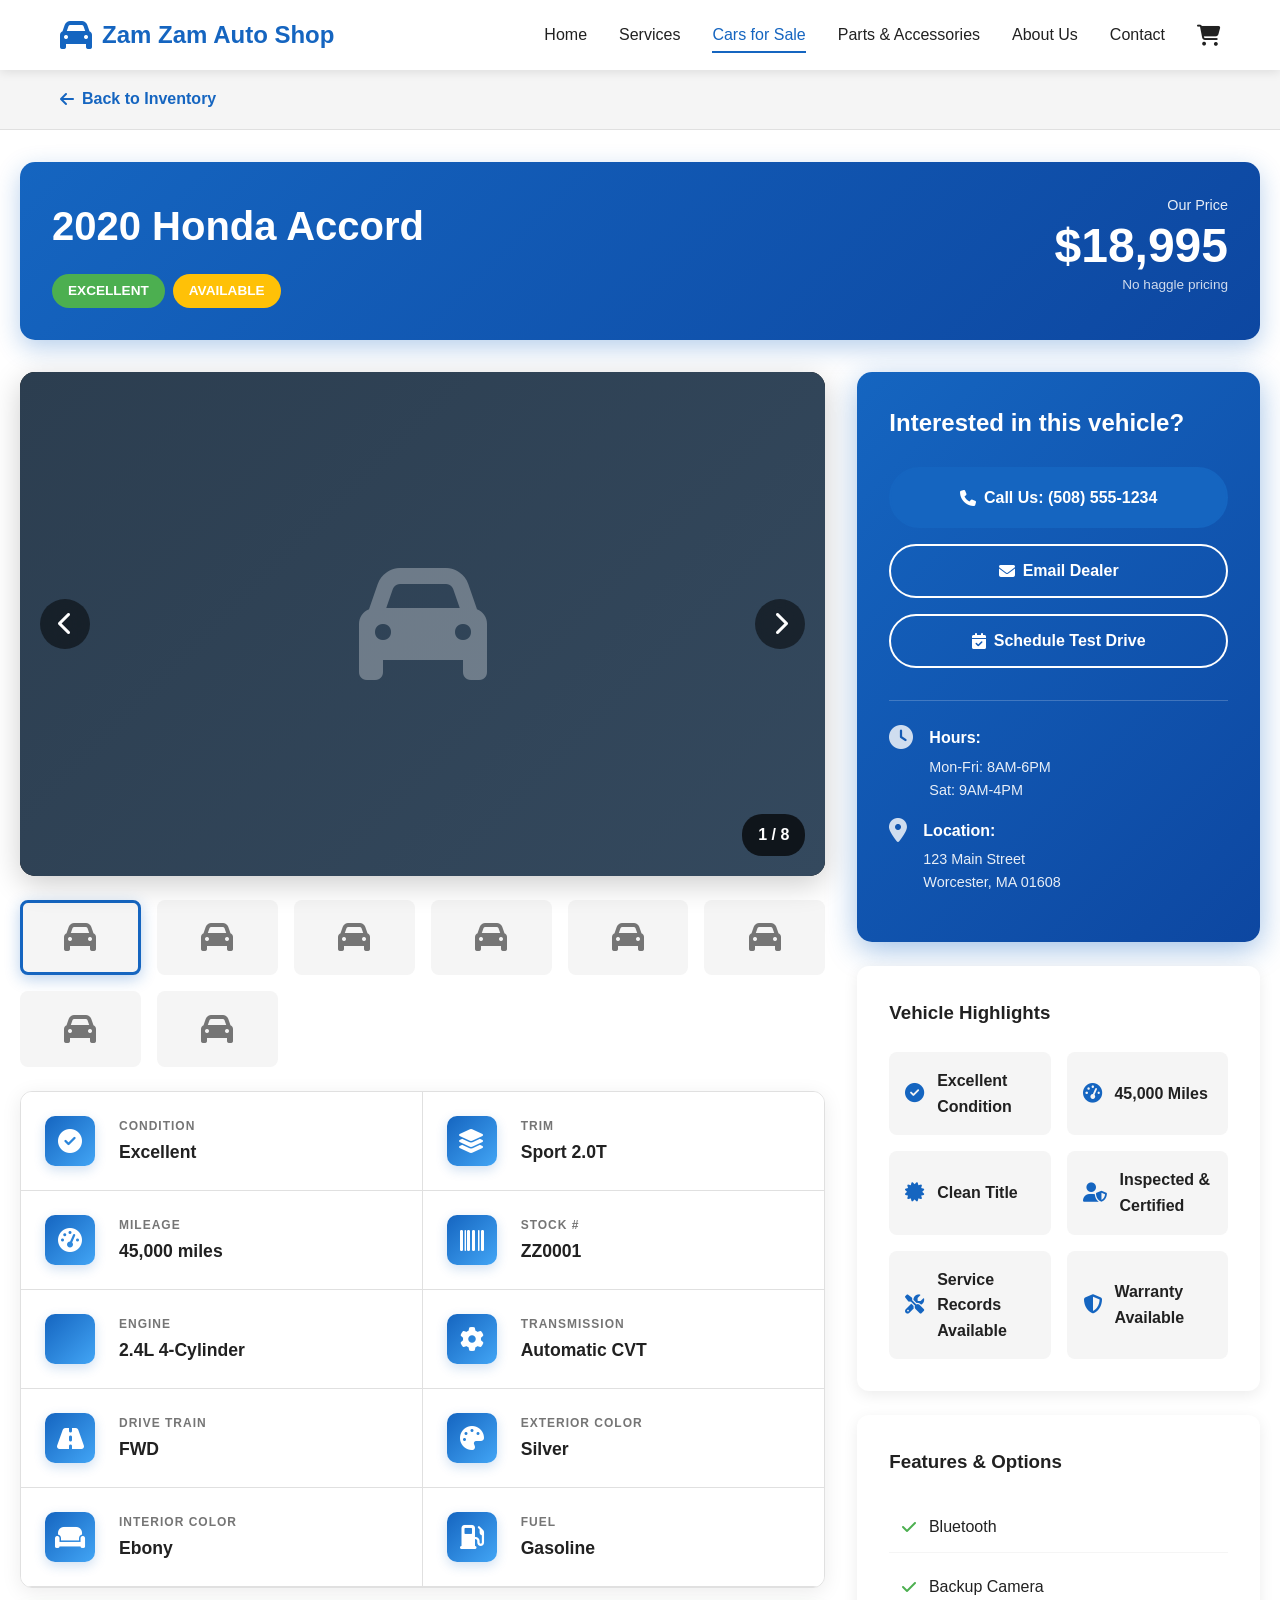
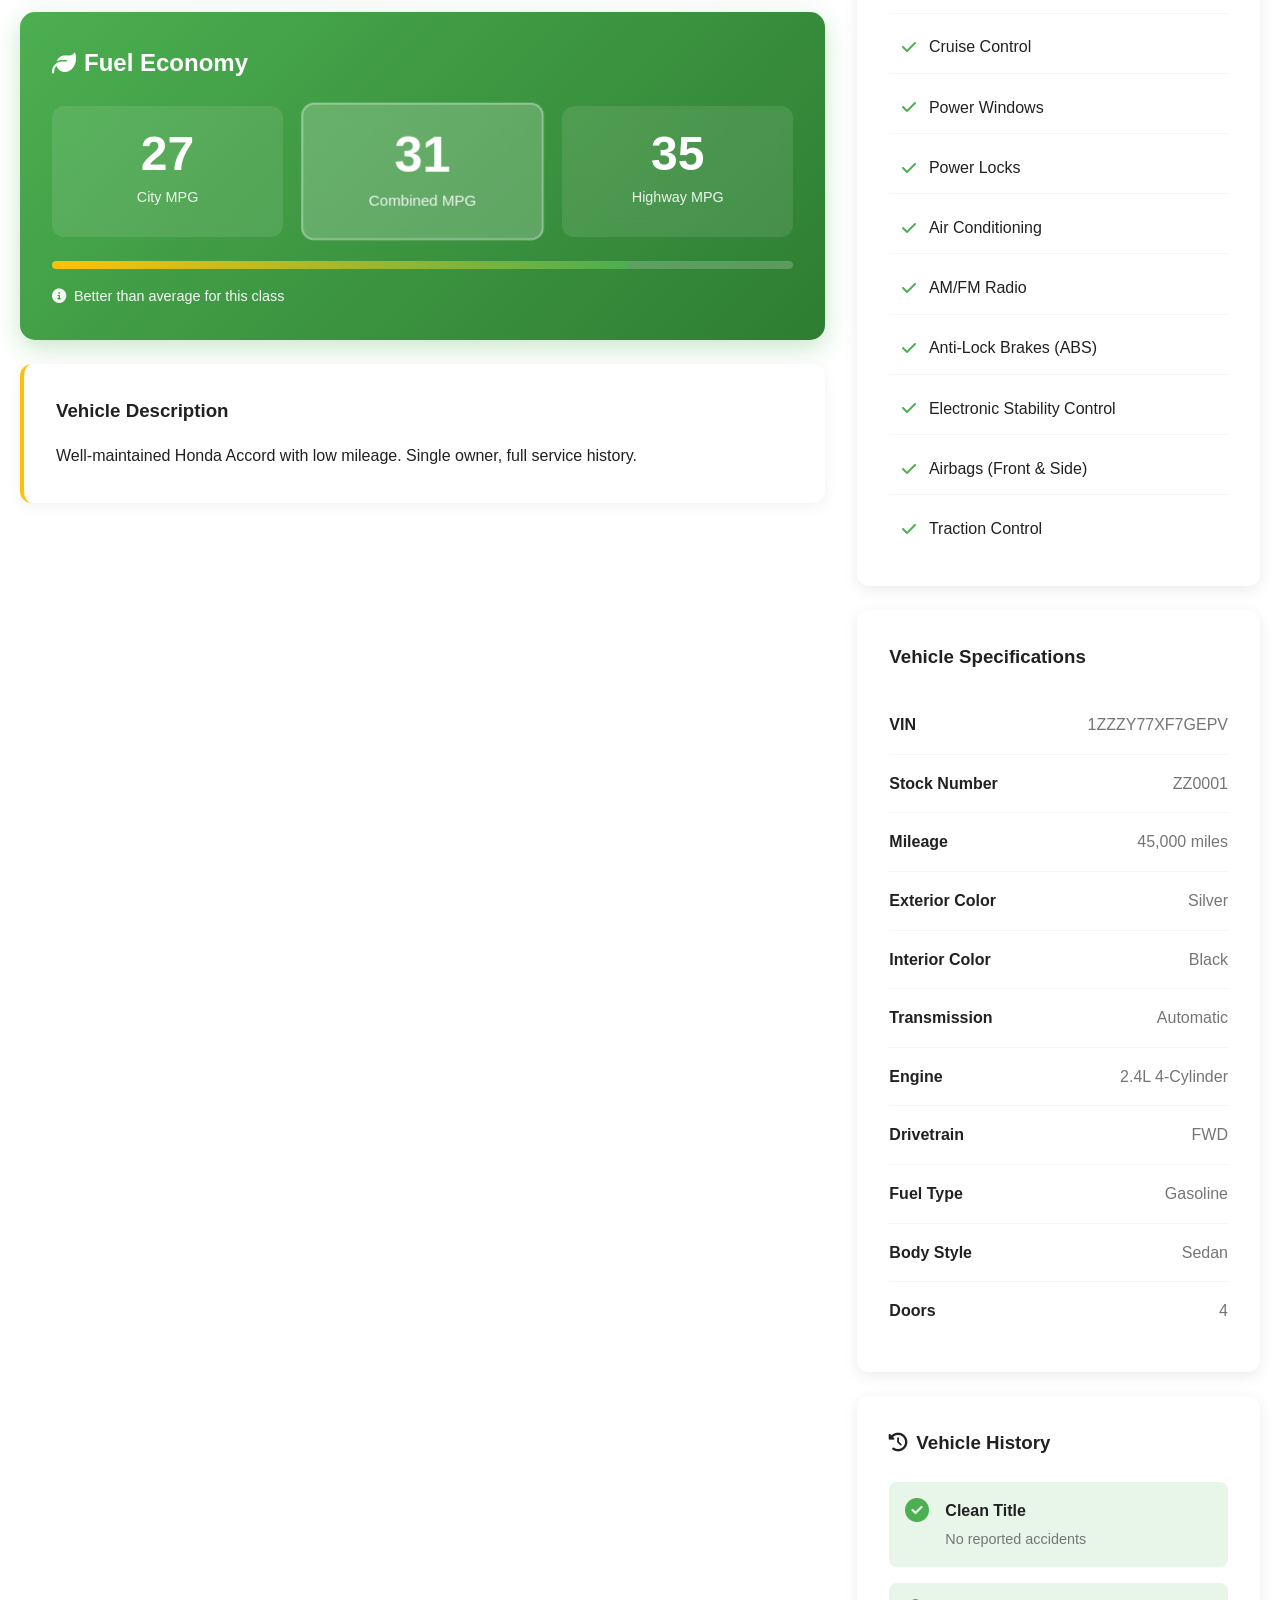
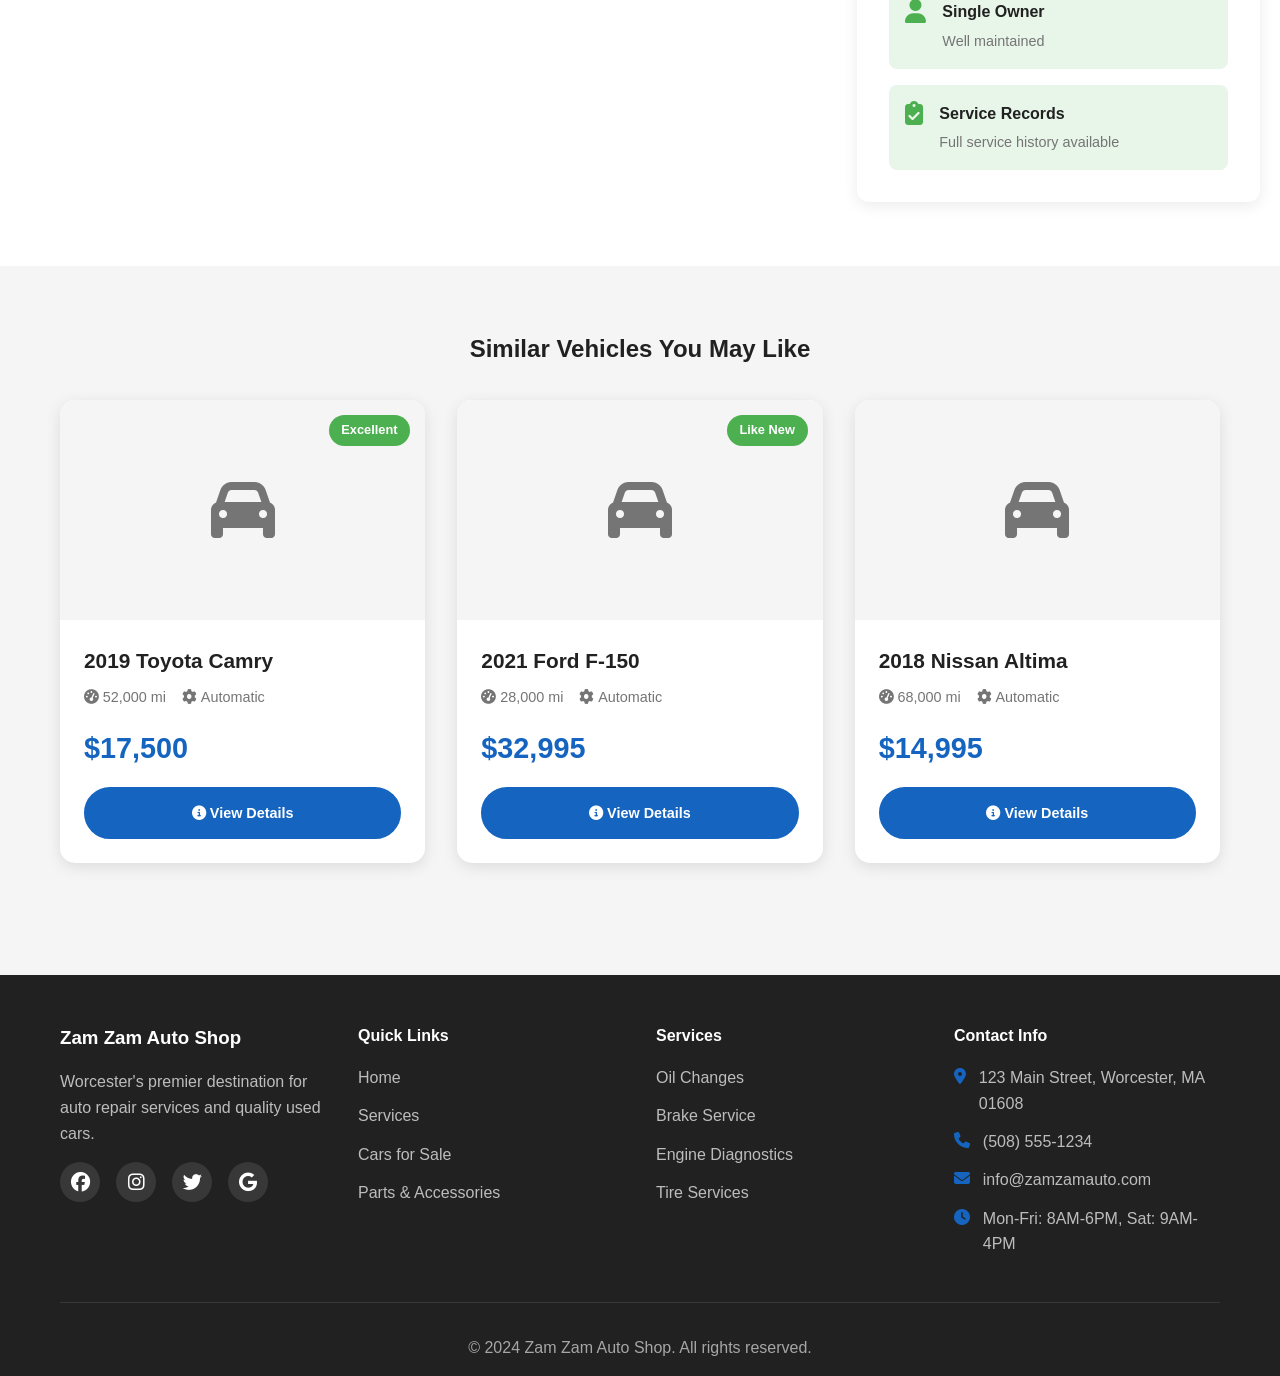
<file: car-details.html>
<!DOCTYPE html>
<html lang="en">
<head>
    <meta charset="UTF-8">
    <meta name="viewport" content="width=device-width, initial-scale=1.0">
    <meta name="description" content="Vehicle details at Zam Zam Auto Shop">
    <title>Vehicle Details | Zam Zam Auto Shop</title>
    <link rel="stylesheet" href="css/style.css">
    <link rel="stylesheet" href="css/car-details.css">
    <link rel="stylesheet" href="https://cdnjs.cloudflare.com/ajax/libs/font-awesome/6.4.0/css/all.min.css">
</head>
<body>
    <!-- Navigation -->
    <nav class="navbar" id="navbar">
        <div class="container">
            <div class="nav-wrapper">
                <div class="logo">
                    <i class="fas fa-car"></i>
                    <span>Zam Zam Auto Shop</span>
                </div>
                <button class="mobile-menu-btn" id="mobileMenuBtn">
                    <i class="fas fa-bars"></i>
                </button>
                <ul class="nav-menu" id="navMenu">
                    <li><a href="index.html">Home</a></li>
                    <li><a href="services.html">Services</a></li>
                    <li><a href="cars.html" class="active">Cars for Sale</a></li>
                    <li><a href="parts.html">Parts & Accessories</a></li>
                    <li><a href="about.html">About Us</a></li>
                    <li><a href="contact.html">Contact</a></li>
                    <li>
                        <a href="#" class="cart-icon" id="cartIcon">
                            <i class="fas fa-shopping-cart"></i>
                            <span class="cart-count" id="cartCount">0</span>
                        </a>
                    </li>
                </ul>
            </div>
        </div>
    </nav>

    <!-- Back to Inventory -->
    <div class="back-bar">
        <div class="container">
            <a href="cars.html" class="back-link">
                <i class="fas fa-arrow-left"></i> Back to Inventory
            </a>
        </div>
    </div>

    <!-- Vehicle Details Section -->
    <section class="vehicle-details-section">
        <div class="container-wide">
            <!-- Vehicle Header -->
            <div class="vehicle-header">
                <div class="vehicle-title-section">
                    <h1 id="vehicleTitle" class="vehicle-name">Loading...</h1>
                    <div class="vehicle-badges">
                        <span class="badge badge-condition" id="conditionBadge">Excellent</span>
                        <span class="badge badge-available">Available</span>
                    </div>
                </div>
                <div class="vehicle-price-section">
                    <div class="price-label">Our Price</div>
                    <div class="price-amount" id="vehiclePrice">$0</div>
                    <div class="price-subtitle">No haggle pricing</div>
                </div>
            </div>

            <!-- Main Content Grid -->
            <div class="details-grid">
                <!-- Left Column - Gallery -->
                <div class="gallery-column">
                    <!-- Main Image -->
                    <div class="main-image-container">
                        <div class="main-image" id="mainImage">
                            <i class="fas fa-car"></i>
                        </div>
                        <button class="gallery-nav prev" id="prevImage">
                            <i class="fas fa-chevron-left"></i>
                        </button>
                        <button class="gallery-nav next" id="nextImage">
                            <i class="fas fa-chevron-right"></i>
                        </button>
                        <div class="image-counter" id="imageCounter">1 / 1</div>
                    </div>

                    <!-- Thumbnail Gallery -->
                    <div class="thumbnail-gallery" id="thumbnailGallery">
                        <!-- Thumbnails will be loaded here -->
                    </div>

                    <!-- Detailed Specifications Grid - CarsforsAle.com Style -->
                    <div class="detailed-specs-section">
                        <div class="detailed-spec-item">
                            <div class="spec-icon">
                                <i class="fas fa-check-circle"></i>
                            </div>
                            <div class="spec-content">
                                <div class="spec-header">CONDITION</div>
                                <div class="spec-detail" id="detailCondition">Used</div>
                            </div>
                        </div>

                        <div class="detailed-spec-item">
                            <div class="spec-icon">
                                <i class="fas fa-layer-group"></i>
                            </div>
                            <div class="spec-content">
                                <div class="spec-header">TRIM</div>
                                <div class="spec-detail" id="detailTrim">Base Model</div>
                            </div>
                        </div>

                        <div class="detailed-spec-item">
                            <div class="spec-icon">
                                <i class="fas fa-tachometer-alt"></i>
                            </div>
                            <div class="spec-content">
                                <div class="spec-header">MILEAGE</div>
                                <div class="spec-detail" id="detailMileage">0 miles</div>
                            </div>
                        </div>

                        <div class="detailed-spec-item">
                            <div class="spec-icon">
                                <i class="fas fa-barcode"></i>
                            </div>
                            <div class="spec-content">
                                <div class="spec-header">STOCK #</div>
                                <div class="spec-detail" id="detailStock">--</div>
                            </div>
                        </div>

                        <div class="detailed-spec-item">
                            <div class="spec-icon">
                                <i class="fas fa-engine"></i>
                            </div>
                            <div class="spec-content">
                                <div class="spec-header">ENGINE</div>
                                <div class="spec-detail" id="detailEngine">2.4L 4-Cylinder</div>
                            </div>
                        </div>

                        <div class="detailed-spec-item">
                            <div class="spec-icon">
                                <i class="fas fa-cog"></i>
                            </div>
                            <div class="spec-content">
                                <div class="spec-header">TRANSMISSION</div>
                                <div class="spec-detail" id="detailTransmission">Automatic</div>
                            </div>
                        </div>

                        <div class="detailed-spec-item">
                            <div class="spec-icon">
                                <i class="fas fa-road"></i>
                            </div>
                            <div class="spec-content">
                                <div class="spec-header">DRIVE TRAIN</div>
                                <div class="spec-detail" id="detailDrivetrain">FWD</div>
                            </div>
                        </div>

                        <div class="detailed-spec-item">
                            <div class="spec-icon">
                                <i class="fas fa-palette"></i>
                            </div>
                            <div class="spec-content">
                                <div class="spec-header">EXTERIOR COLOR</div>
                                <div class="spec-detail" id="detailExteriorColor">Silver</div>
                            </div>
                        </div>

                        <div class="detailed-spec-item">
                            <div class="spec-icon">
                                <i class="fas fa-couch"></i>
                            </div>
                            <div class="spec-content">
                                <div class="spec-header">INTERIOR COLOR</div>
                                <div class="spec-detail" id="detailInteriorColor">Black</div>
                            </div>
                        </div>

                        <div class="detailed-spec-item">
                            <div class="spec-icon">
                                <i class="fas fa-gas-pump"></i>
                            </div>
                            <div class="spec-content">
                                <div class="spec-header">FUEL</div>
                                <div class="spec-detail" id="detailFuel">Gasoline</div>
                            </div>
                        </div>
                    </div>

                    <!-- Fuel Economy Section -->
                    <div class="fuel-economy-section">
                        <h3><i class="fas fa-leaf"></i> Fuel Economy</h3>
                        <div class="fuel-economy-display">
                            <div class="fuel-metric">
                                <div class="fuel-value" id="cityMPG">24</div>
                                <div class="fuel-label">City MPG</div>
                            </div>
                            <div class="fuel-metric primary">
                                <div class="fuel-value" id="combinedMPG">28</div>
                                <div class="fuel-label">Combined MPG</div>
                            </div>
                            <div class="fuel-metric">
                                <div class="fuel-value" id="highwayMPG">32</div>
                                <div class="fuel-label">Highway MPG</div>
                            </div>
                        </div>
                        <div class="fuel-gauge">
                            <div class="fuel-bar" id="fuelBar"></div>
                        </div>
                        <div class="fuel-comparison">
                            <i class="fas fa-info-circle"></i>
                            <span>Better than average for this class</span>
                        </div>
                    </div>

                    <!-- Description -->
                    <div class="vehicle-description">
                        <h3>Vehicle Description</h3>
                        <p id="vehicleDescription">Loading vehicle description...</p>
                    </div>
                </div>

                <!-- Right Column - Details & Contact -->
                <div class="info-column">
                    <!-- Contact Card -->
                    <div class="contact-card sticky-card">
                        <h3>Interested in this vehicle?</h3>
                        <div class="contact-buttons">
                            <a href="tel:+15085551234" class="btn btn-primary btn-large">
                                <i class="fas fa-phone"></i> Call Us: (508) 555-1234
                            </a>
                            <button class="btn btn-secondary btn-large" onclick="showInquiryForm()">
                                <i class="fas fa-envelope"></i> Email Dealer
                            </button>
                            <button class="btn btn-outline btn-large" onclick="scheduleTestDrive()">
                                <i class="fas fa-calendar-check"></i> Schedule Test Drive
                            </button>
                        </div>

                        <div class="dealer-info">
                            <div class="dealer-hours">
                                <i class="fas fa-clock"></i>
                                <div>
                                    <strong>Hours:</strong>
                                    <div>Mon-Fri: 8AM-6PM</div>
                                    <div>Sat: 9AM-4PM</div>
                                </div>
                            </div>
                            <div class="dealer-location">
                                <i class="fas fa-map-marker-alt"></i>
                                <div>
                                    <strong>Location:</strong>
                                    <div>123 Main Street</div>
                                    <div>Worcester, MA 01608</div>
                                </div>
                            </div>
                        </div>
                    </div>

                    <!-- Vehicle Highlights -->
                    <div class="highlights-card">
                        <h3>Vehicle Highlights</h3>
                        <div class="highlights-grid" id="highlightsGrid">
                            <!-- Will be populated dynamically -->
                        </div>
                    </div>

                    <!-- Features -->
                    <div class="features-card">
                        <h3>Features & Options</h3>
                        <div class="features-list" id="featuresList">
                            <!-- Will be populated dynamically -->
                        </div>
                    </div>

                    <!-- Vehicle Specifications -->
                    <div class="specifications-card">
                        <h3>Vehicle Specifications</h3>
                        <div class="specs-table">
                            <div class="spec-row">
                                <div class="spec-label">VIN</div>
                                <div class="spec-value" id="vinNumber">Not Available</div>
                            </div>
                            <div class="spec-row">
                                <div class="spec-label">Stock Number</div>
                                <div class="spec-value" id="stockNumber">--</div>
                            </div>
                            <div class="spec-row">
                                <div class="spec-label">Mileage</div>
                                <div class="spec-value" id="mileageSpec">0 miles</div>
                            </div>
                            <div class="spec-row">
                                <div class="spec-label">Exterior Color</div>
                                <div class="spec-value" id="exteriorColor">--</div>
                            </div>
                            <div class="spec-row">
                                <div class="spec-label">Interior Color</div>
                                <div class="spec-value" id="interiorColor">Black</div>
                            </div>
                            <div class="spec-row">
                                <div class="spec-label">Transmission</div>
                                <div class="spec-value" id="transmissionSpec">--</div>
                            </div>
                            <div class="spec-row">
                                <div class="spec-label">Engine</div>
                                <div class="spec-value" id="engineSpec">--</div>
                            </div>
                            <div class="spec-row">
                                <div class="spec-label">Drivetrain</div>
                                <div class="spec-value" id="drivetrainSpec">FWD</div>
                            </div>
                            <div class="spec-row">
                                <div class="spec-label">Fuel Type</div>
                                <div class="spec-value" id="fuelTypeSpec">--</div>
                            </div>
                            <div class="spec-row">
                                <div class="spec-label">Body Style</div>
                                <div class="spec-value" id="bodyStyle">Sedan</div>
                            </div>
                            <div class="spec-row">
                                <div class="spec-label">Doors</div>
                                <div class="spec-value" id="doors">4</div>
                            </div>
                        </div>
                    </div>

                    <!-- Vehicle History -->
                    <div class="history-card">
                        <h3><i class="fas fa-history"></i> Vehicle History</h3>
                        <div class="history-items">
                            <div class="history-item">
                                <i class="fas fa-check-circle"></i>
                                <div>
                                    <strong>Clean Title</strong>
                                    <p>No reported accidents</p>
                                </div>
                            </div>
                            <div class="history-item">
                                <i class="fas fa-user"></i>
                                <div>
                                    <strong>Single Owner</strong>
                                    <p>Well maintained</p>
                                </div>
                            </div>
                            <div class="history-item">
                                <i class="fas fa-clipboard-check"></i>
                                <div>
                                    <strong>Service Records</strong>
                                    <p>Full service history available</p>
                                </div>
                            </div>
                        </div>
                    </div>
                </div>
            </div>
        </div>
    </section>

    <!-- Similar Vehicles -->
    <section class="similar-vehicles">
        <div class="container">
            <h2>Similar Vehicles You May Like</h2>
            <div class="cars-grid" id="similarVehicles">
                <!-- Will be populated dynamically -->
            </div>
        </div>
    </section>

    <!-- Inquiry Modal -->
    <div class="modal" id="inquiryModal">
        <div class="modal-content">
            <div class="modal-header">
                <h2>Inquire About This Vehicle</h2>
                <button class="close-btn" onclick="closeInquiryForm()">
                    <i class="fas fa-times"></i>
                </button>
            </div>
            <div class="modal-body">
                <form id="inquiryForm">
                    <div class="form-group">
                        <label>Full Name *</label>
                        <input type="text" required placeholder="John Doe">
                    </div>
                    <div class="form-group">
                        <label>Email *</label>
                        <input type="email" required placeholder="john@example.com">
                    </div>
                    <div class="form-group">
                        <label>Phone *</label>
                        <input type="tel" required placeholder="(508) 555-1234">
                    </div>
                    <div class="form-group">
                        <label>Message</label>
                        <textarea rows="4" placeholder="I'm interested in this vehicle..."></textarea>
                    </div>
                    <button type="submit" class="btn btn-primary" style="width: 100%;">
                        Send Inquiry
                    </button>
                </form>
            </div>
        </div>
    </div>

    <!-- Footer -->
    <footer class="footer">
        <div class="container">
            <div class="footer-grid">
                <div class="footer-col">
                    <h3>Zam Zam Auto Shop</h3>
                    <p>Worcester's premier destination for auto repair services and quality used cars.</p>
                    <div class="social-links">
                        <a href="#" aria-label="Facebook"><i class="fab fa-facebook"></i></a>
                        <a href="#" aria-label="Instagram"><i class="fab fa-instagram"></i></a>
                        <a href="#" aria-label="Twitter"><i class="fab fa-twitter"></i></a>
                        <a href="#" aria-label="Google"><i class="fab fa-google"></i></a>
                    </div>
                </div>
                <div class="footer-col">
                    <h4>Quick Links</h4>
                    <ul>
                        <li><a href="index.html">Home</a></li>
                        <li><a href="services.html">Services</a></li>
                        <li><a href="cars.html">Cars for Sale</a></li>
                        <li><a href="parts.html">Parts & Accessories</a></li>
                    </ul>
                </div>
                <div class="footer-col">
                    <h4>Services</h4>
                    <ul>
                        <li><a href="services.html#oil-change">Oil Changes</a></li>
                        <li><a href="services.html#brakes">Brake Service</a></li>
                        <li><a href="services.html#diagnostics">Engine Diagnostics</a></li>
                        <li><a href="services.html#tires">Tire Services</a></li>
                    </ul>
                </div>
                <div class="footer-col">
                    <h4>Contact Info</h4>
                    <ul class="contact-info">
                        <li><i class="fas fa-map-marker-alt"></i> 123 Main Street, Worcester, MA 01608</li>
                        <li><i class="fas fa-phone"></i> (508) 555-1234</li>
                        <li><i class="fas fa-envelope"></i> info@zamzamauto.com</li>
                        <li><i class="fas fa-clock"></i> Mon-Fri: 8AM-6PM, Sat: 9AM-4PM</li>
                    </ul>
                </div>
            </div>
            <div class="footer-bottom">
                <p>&copy; 2024 Zam Zam Auto Shop. All rights reserved.</p>
            </div>
        </div>
    </footer>

    <!-- Shopping Cart Modal -->
    <div class="modal" id="cartModal">
        <div class="modal-content">
            <div class="modal-header">
                <h2>Shopping Cart</h2>
                <button class="close-btn" id="closeCartBtn">
                    <i class="fas fa-times"></i>
                </button>
            </div>
            <div class="modal-body" id="cartItems"></div>
            <div class="modal-footer">
                <div class="cart-total">
                    <strong>Total:</strong>
                    <span id="cartTotal">$0.00</span>
                </div>
                <button class="btn btn-primary" id="checkoutBtn">Proceed to Checkout</button>
            </div>
        </div>
    </div>

    <script src="js/config.js"></script>
    <script src="js/data.js"></script>
    <script src="js/cart.js"></script>
    <script src="js/main.js"></script>
    <script src="js/car-details.js"></script>
</body>
</html>
</file>
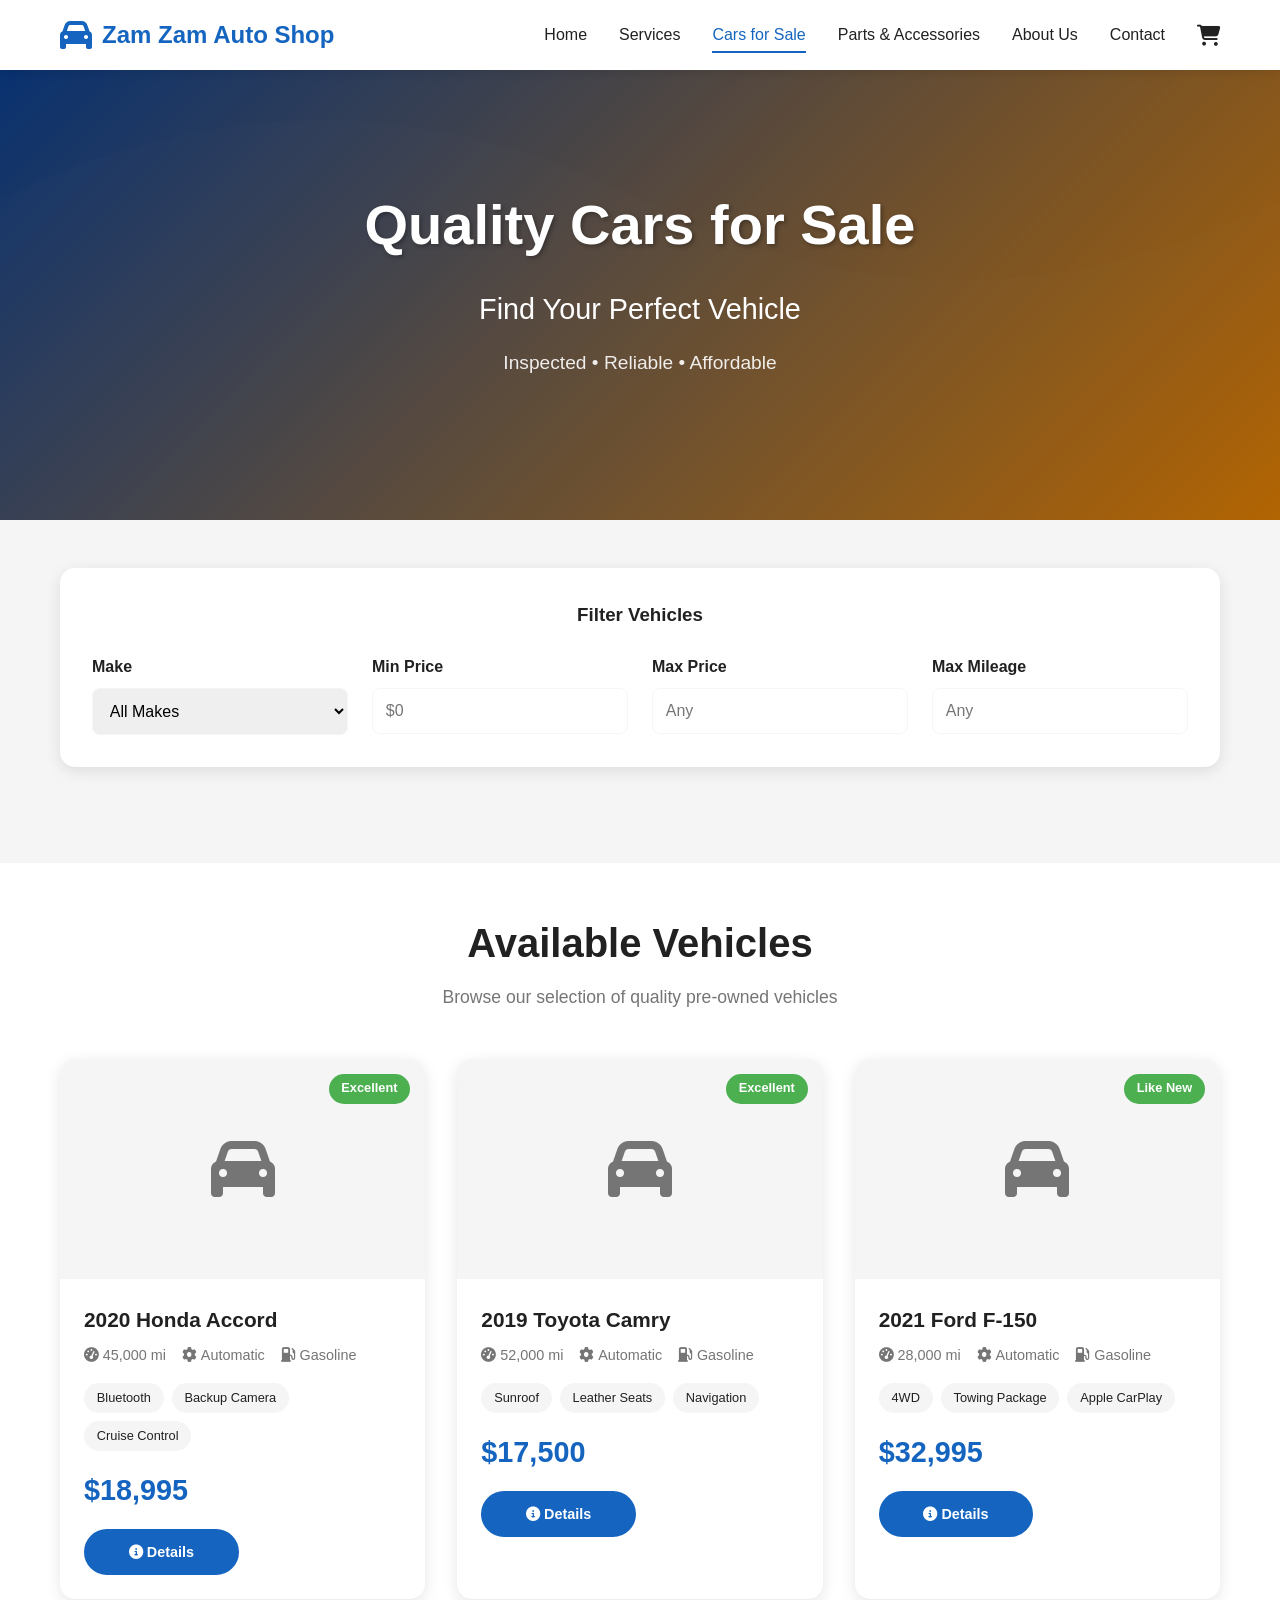
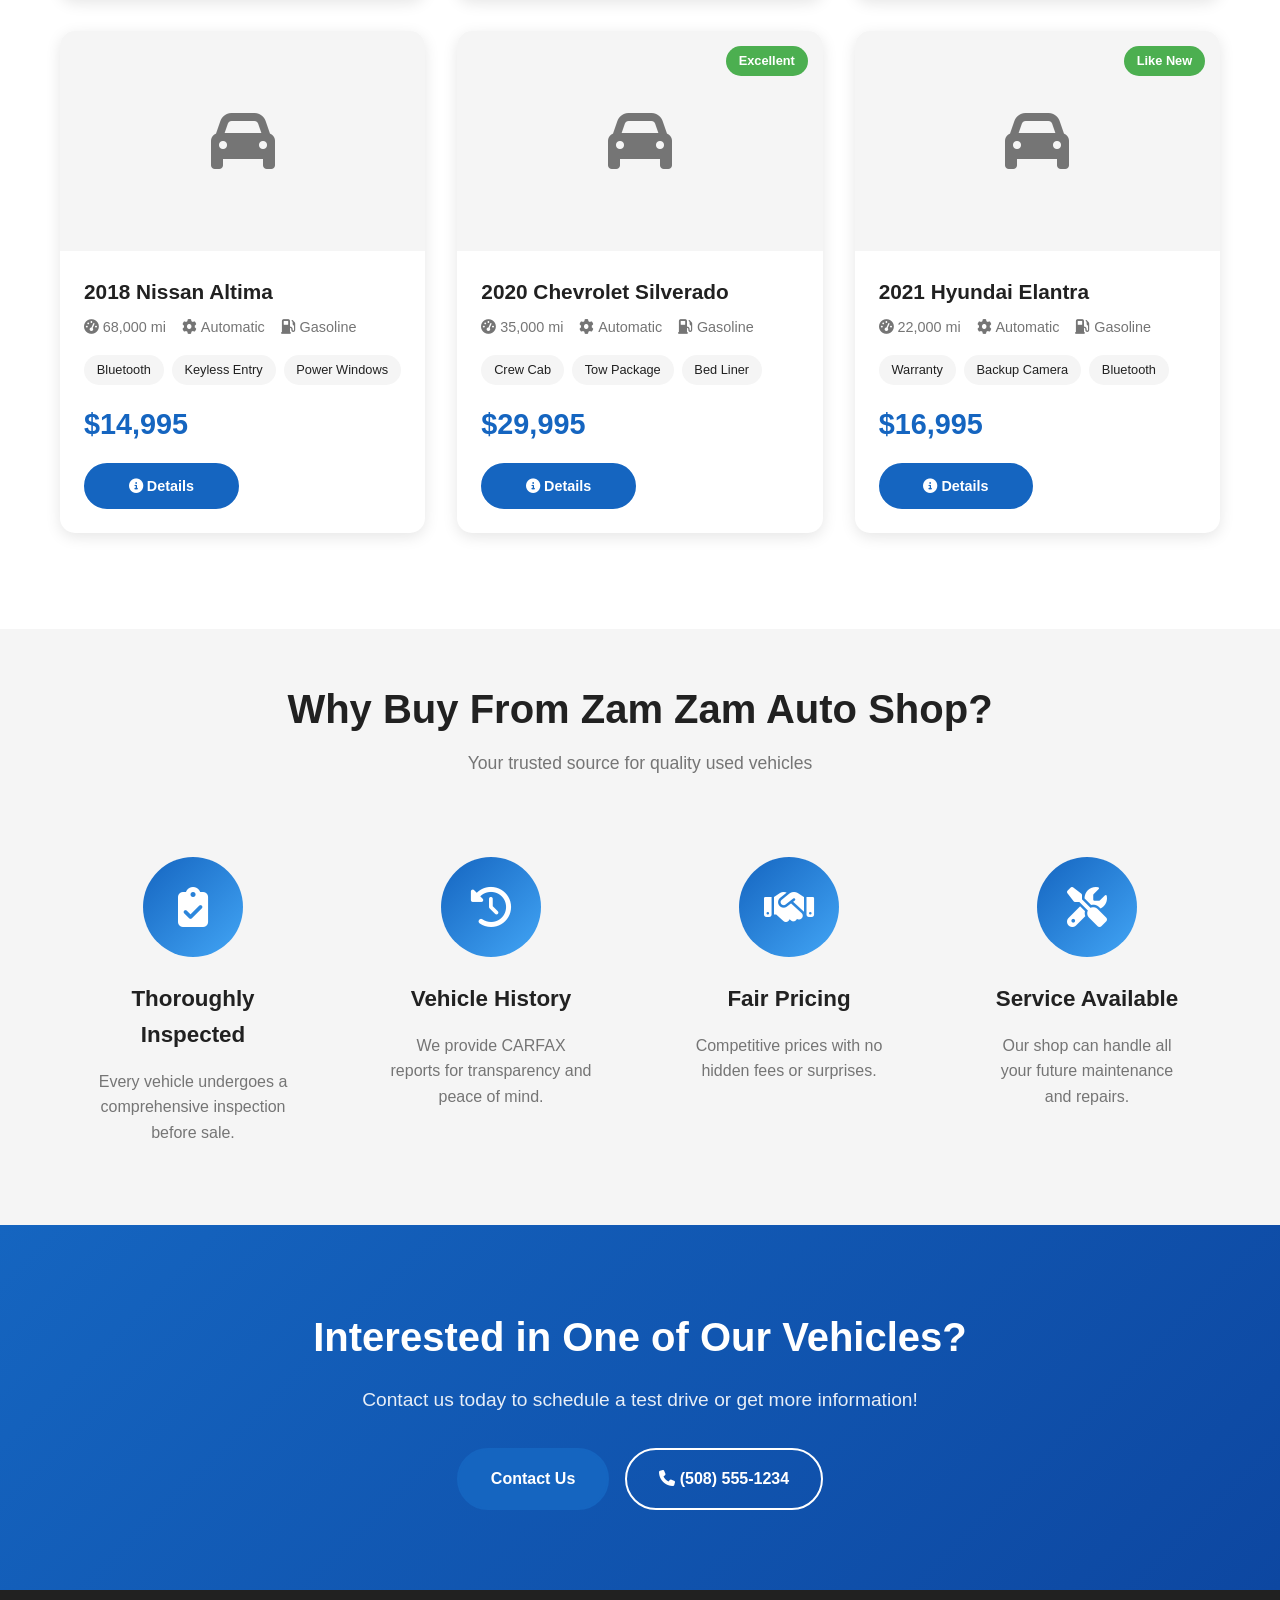
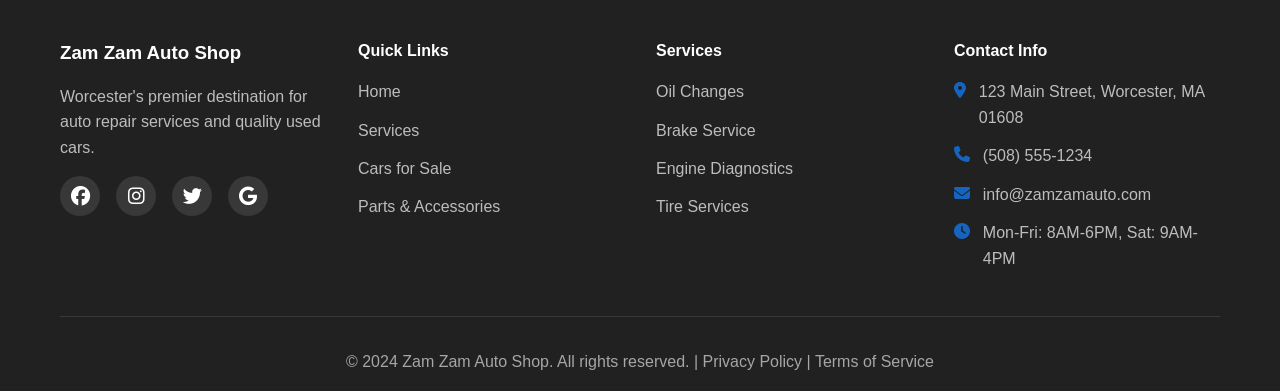
<file: cars.html>
<!DOCTYPE html>
<html lang="en">
<head>
    <meta charset="UTF-8">
    <meta name="viewport" content="width=device-width, initial-scale=1.0">
    <meta name="description" content="Quality used cars for sale at Zam Zam Auto Shop in Worcester, MA. Inspected vehicles with fair pricing and financing available.">
    <title>Cars for Sale | Zam Zam Auto Shop</title>
    <link rel="stylesheet" href="css/style.css">
    <link rel="stylesheet" href="https://cdnjs.cloudflare.com/ajax/libs/font-awesome/6.4.0/css/all.min.css">
</head>
<body>
    <!-- Navigation -->
    <nav class="navbar" id="navbar">
        <div class="container">
            <div class="nav-wrapper">
                <div class="logo">
                    <i class="fas fa-car"></i>
                    <span>Zam Zam Auto Shop</span>
                </div>
                <button class="mobile-menu-btn" id="mobileMenuBtn">
                    <i class="fas fa-bars"></i>
                </button>
                <ul class="nav-menu" id="navMenu">
                    <li><a href="index.html">Home</a></li>
                    <li><a href="services.html">Services</a></li>
                    <li><a href="cars.html" class="active">Cars for Sale</a></li>
                    <li><a href="parts.html">Parts & Accessories</a></li>
                    <li><a href="about.html">About Us</a></li>
                    <li><a href="contact.html">Contact</a></li>
                    <li>
                        <a href="#" class="cart-icon" id="cartIcon">
                            <i class="fas fa-shopping-cart"></i>
                            <span class="cart-count" id="cartCount">0</span>
                        </a>
                    </li>
                </ul>
            </div>
        </div>
    </nav>

    <!-- Page Header -->
    <section class="hero" style="height: 50vh; min-height: 400px;">
        <div class="hero-overlay"></div>
        <div class="hero-content">
            <h1 class="hero-title">Quality Cars for Sale</h1>
            <p class="hero-subtitle">Find Your Perfect Vehicle</p>
            <p class="hero-description">Inspected • Reliable • Affordable</p>
        </div>
    </section>

    <!-- Filters Section -->
    <section style="padding: 3rem 0; background: var(--bg-light);">
        <div class="container">
            <div class="filters">
                <h3 style="margin-bottom: 1.5rem; text-align: center;">Filter Vehicles</h3>
                <div class="filters-grid">
                    <div class="filter-group">
                        <label for="makeFilter">Make</label>
                        <select id="makeFilter">
                            <option value="">All Makes</option>
                            <option value="Honda">Honda</option>
                            <option value="Toyota">Toyota</option>
                            <option value="Ford">Ford</option>
                            <option value="Nissan">Nissan</option>
                            <option value="Chevrolet">Chevrolet</option>
                            <option value="Hyundai">Hyundai</option>
                        </select>
                    </div>
                    <div class="filter-group">
                        <label for="minPriceFilter">Min Price</label>
                        <input type="number" id="minPriceFilter" placeholder="$0" min="0" step="1000">
                    </div>
                    <div class="filter-group">
                        <label for="maxPriceFilter">Max Price</label>
                        <input type="number" id="maxPriceFilter" placeholder="Any" min="0" step="1000">
                    </div>
                    <div class="filter-group">
                        <label for="maxMileageFilter">Max Mileage</label>
                        <input type="number" id="maxMileageFilter" placeholder="Any" min="0" step="5000">
                    </div>
                </div>
            </div>
        </div>
    </section>

    <!-- Cars Grid -->
    <section class="featured-cars" style="padding: 3rem 0;">
        <div class="container">
            <div class="section-header">
                <h2>Available Vehicles</h2>
                <p>Browse our selection of quality pre-owned vehicles</p>
            </div>
            <div class="cars-grid" id="allCarsGrid">
                <!-- Cars will be loaded dynamically by JavaScript -->
            </div>
        </div>
    </section>

    <!-- Benefits Section -->
    <section class="why-choose-us" style="padding: 3rem 0;">
        <div class="container">
            <div class="section-header">
                <h2>Why Buy From Zam Zam Auto Shop?</h2>
                <p>Your trusted source for quality used vehicles</p>
            </div>
            <div class="features-grid">
                <div class="feature-item">
                    <div class="feature-icon">
                        <i class="fas fa-clipboard-check"></i>
                    </div>
                    <h3>Thoroughly Inspected</h3>
                    <p>Every vehicle undergoes a comprehensive inspection before sale.</p>
                </div>
                <div class="feature-item">
                    <div class="feature-icon">
                        <i class="fas fa-history"></i>
                    </div>
                    <h3>Vehicle History</h3>
                    <p>We provide CARFAX reports for transparency and peace of mind.</p>
                </div>
                <div class="feature-item">
                    <div class="feature-icon">
                        <i class="fas fa-handshake"></i>
                    </div>
                    <h3>Fair Pricing</h3>
                    <p>Competitive prices with no hidden fees or surprises.</p>
                </div>
                <div class="feature-item">
                    <div class="feature-icon">
                        <i class="fas fa-tools"></i>
                    </div>
                    <h3>Service Available</h3>
                    <p>Our shop can handle all your future maintenance and repairs.</p>
                </div>
            </div>
        </div>
    </section>

    <!-- Financing CTA -->
    <section class="cta-section">
        <div class="container">
            <div class="cta-content">
                <h2>Interested in One of Our Vehicles?</h2>
                <p>Contact us today to schedule a test drive or get more information!</p>
                <div class="cta-buttons">
                    <a href="contact.html" class="btn btn-primary">Contact Us</a>
                    <a href="tel:+15085551234" class="btn btn-secondary">
                        <i class="fas fa-phone"></i> (508) 555-1234
                    </a>
                </div>
            </div>
        </div>
    </section>

    <!-- Footer -->
    <footer class="footer">
        <div class="container">
            <div class="footer-grid">
                <div class="footer-col">
                    <h3>Zam Zam Auto Shop</h3>
                    <p>Worcester's premier destination for auto repair services and quality used cars.</p>
                    <div class="social-links">
                        <a href="#" aria-label="Facebook"><i class="fab fa-facebook"></i></a>
                        <a href="#" aria-label="Instagram"><i class="fab fa-instagram"></i></a>
                        <a href="#" aria-label="Twitter"><i class="fab fa-twitter"></i></a>
                        <a href="#" aria-label="Google"><i class="fab fa-google"></i></a>
                    </div>
                </div>
                <div class="footer-col">
                    <h4>Quick Links</h4>
                    <ul>
                        <li><a href="index.html">Home</a></li>
                        <li><a href="services.html">Services</a></li>
                        <li><a href="cars.html">Cars for Sale</a></li>
                        <li><a href="parts.html">Parts & Accessories</a></li>
                    </ul>
                </div>
                <div class="footer-col">
                    <h4>Services</h4>
                    <ul>
                        <li><a href="services.html#oil-change">Oil Changes</a></li>
                        <li><a href="services.html#brakes">Brake Service</a></li>
                        <li><a href="services.html#diagnostics">Engine Diagnostics</a></li>
                        <li><a href="services.html#tires">Tire Services</a></li>
                    </ul>
                </div>
                <div class="footer-col">
                    <h4>Contact Info</h4>
                    <ul class="contact-info">
                        <li><i class="fas fa-map-marker-alt"></i> 123 Main Street, Worcester, MA 01608</li>
                        <li><i class="fas fa-phone"></i> (508) 555-1234</li>
                        <li><i class="fas fa-envelope"></i> info@zamzamauto.com</li>
                        <li><i class="fas fa-clock"></i> Mon-Fri: 8AM-6PM, Sat: 9AM-4PM</li>
                    </ul>
                </div>
            </div>
            <div class="footer-bottom">
                <p>&copy; 2024 Zam Zam Auto Shop. All rights reserved. | <a href="#">Privacy Policy</a> | <a href="#">Terms of Service</a></p>
            </div>
        </div>
    </footer>

    <!-- Shopping Cart Modal -->
    <div class="modal" id="cartModal">
        <div class="modal-content">
            <div class="modal-header">
                <h2>Shopping Cart</h2>
                <button class="close-btn" id="closeCartBtn">
                    <i class="fas fa-times"></i>
                </button>
            </div>
            <div class="modal-body" id="cartItems"></div>
            <div class="modal-footer">
                <div class="cart-total">
                    <strong>Total:</strong>
                    <span id="cartTotal">$0.00</span>
                </div>
                <button class="btn btn-primary" id="checkoutBtn">Proceed to Checkout</button>
            </div>
        </div>
    </div>

    <script src="js/config.js"></script>
    <script src="js/data.js"></script>
    <script src="js/cart.js"></script>
    <script src="js/main.js"></script>
</body>
</html>
</file>
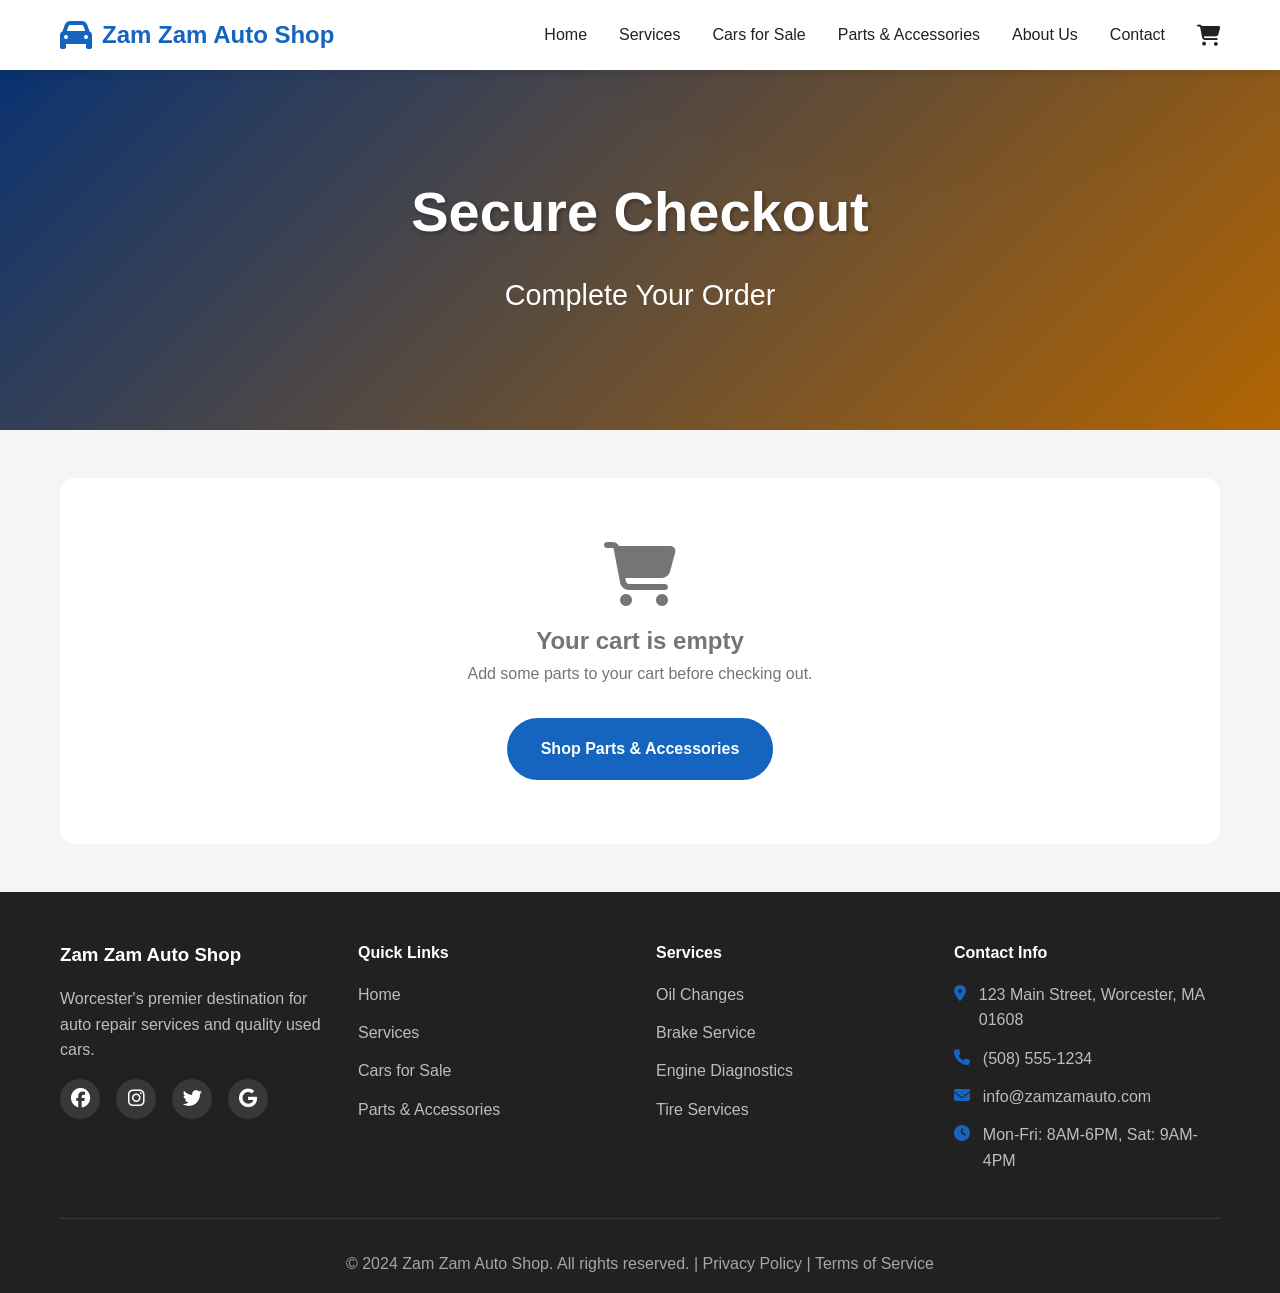
<file: checkout.html>
<!DOCTYPE html>
<html lang="en">
<head>
    <meta charset="UTF-8">
    <meta name="viewport" content="width=device-width, initial-scale=1.0">
    <meta name="description" content="Complete your purchase at Zam Zam Auto Shop - Secure checkout for auto parts and accessories.">
    <title>Checkout | Zam Zam Auto Shop</title>
    <link rel="stylesheet" href="css/style.css">
    <link rel="stylesheet" href="https://cdnjs.cloudflare.com/ajax/libs/font-awesome/6.4.0/css/all.min.css">

    <!-- Payment Gateway Scripts (loaded conditionally) -->
    <script src="https://js.stripe.com/v3/"></script>
    <script src="https://www.paypal.com/sdk/js?client-id=YOUR_CLIENT_ID&currency=USD"></script>
    <script src="https://web.squarecdn.com/v1/square.js"></script>
</head>
<body>
    <!-- Navigation -->
    <nav class="navbar" id="navbar">
        <div class="container">
            <div class="nav-wrapper">
                <div class="logo">
                    <i class="fas fa-car"></i>
                    <span>Zam Zam Auto Shop</span>
                </div>
                <button class="mobile-menu-btn" id="mobileMenuBtn">
                    <i class="fas fa-bars"></i>
                </button>
                <ul class="nav-menu" id="navMenu">
                    <li><a href="index.html">Home</a></li>
                    <li><a href="services.html">Services</a></li>
                    <li><a href="cars.html">Cars for Sale</a></li>
                    <li><a href="parts.html">Parts & Accessories</a></li>
                    <li><a href="about.html">About Us</a></li>
                    <li><a href="contact.html">Contact</a></li>
                    <li>
                        <a href="#" class="cart-icon" id="cartIcon">
                            <i class="fas fa-shopping-cart"></i>
                            <span class="cart-count" id="cartCount">0</span>
                        </a>
                    </li>
                </ul>
            </div>
        </div>
    </nav>

    <!-- Page Header -->
    <section class="hero" style="height: 40vh; min-height: 300px;">
        <div class="hero-overlay"></div>
        <div class="hero-content">
            <h1 class="hero-title">Secure Checkout</h1>
            <p class="hero-subtitle">Complete Your Order</p>
        </div>
    </section>

    <!-- Checkout Section -->
    <section style="padding: 3rem 0; background: var(--bg-light);">
        <div class="container">
            <div id="checkoutContainer">
                <!-- Step Indicator -->
                <div class="checkout-steps">
                    <div class="step active" data-step="1">
                        <div class="step-number">1</div>
                        <div class="step-label">Cart Review</div>
                    </div>
                    <div class="step-line"></div>
                    <div class="step" data-step="2">
                        <div class="step-number">2</div>
                        <div class="step-label">Information</div>
                    </div>
                    <div class="step-line"></div>
                    <div class="step" data-step="3">
                        <div class="step-number">3</div>
                        <div class="step-label">Payment</div>
                    </div>
                    <div class="step-line"></div>
                    <div class="step" data-step="4">
                        <div class="step-number">4</div>
                        <div class="step-label">Confirmation</div>
                    </div>
                </div>

                <!-- Checkout Content Grid -->
                <div class="checkout-grid">
                    <!-- Left Column - Forms -->
                    <div class="checkout-main">
                        <!-- Step 1: Cart Review -->
                        <div class="checkout-section" id="step1" style="display: block;">
                            <h2>Review Your Order</h2>
                            <div id="checkoutCartItems"></div>
                            <button class="btn btn-primary" onclick="goToStep(2)" style="width: 100%; margin-top: 1rem;">
                                Continue to Information <i class="fas fa-arrow-right"></i>
                            </button>
                        </div>

                        <!-- Step 2: Customer Information -->
                        <div class="checkout-section" id="step2" style="display: none;">
                            <h2>Contact Information</h2>
                            <form id="customerInfoForm">
                                <div class="form-row">
                                    <div class="form-group">
                                        <label for="firstName">First Name *</label>
                                        <input type="text" id="firstName" name="firstName" required>
                                    </div>
                                    <div class="form-group">
                                        <label for="lastName">Last Name *</label>
                                        <input type="text" id="lastName" name="lastName" required>
                                    </div>
                                </div>
                                <div class="form-group">
                                    <label for="checkoutEmail">Email *</label>
                                    <input type="email" id="checkoutEmail" name="email" required>
                                </div>
                                <div class="form-group">
                                    <label for="checkoutPhone">Phone *</label>
                                    <input type="tel" id="checkoutPhone" name="phone" required>
                                </div>

                                <h3 style="margin-top: 2rem; margin-bottom: 1rem;">Shipping/Pickup Information</h3>
                                <div class="form-group">
                                    <label>
                                        <input type="checkbox" id="pickupInStore" onchange="toggleShippingFields()">
                                        I'll pick up in store (free)
                                    </label>
                                </div>

                                <div id="shippingFields">
                                    <div class="form-group">
                                        <label for="address">Street Address *</label>
                                        <input type="text" id="address" name="address">
                                    </div>
                                    <div class="form-row">
                                        <div class="form-group">
                                            <label for="city">City *</label>
                                            <input type="text" id="city" name="city">
                                        </div>
                                        <div class="form-group">
                                            <label for="state">State *</label>
                                            <input type="text" id="state" name="state" value="MA">
                                        </div>
                                        <div class="form-group">
                                            <label for="zip">ZIP Code *</label>
                                            <input type="text" id="zip" name="zip">
                                        </div>
                                    </div>
                                </div>

                                <div class="checkout-buttons">
                                    <button type="button" class="btn btn-secondary" onclick="goToStep(1)">
                                        <i class="fas fa-arrow-left"></i> Back
                                    </button>
                                    <button type="submit" class="btn btn-primary">
                                        Continue to Payment <i class="fas fa-arrow-right"></i>
                                    </button>
                                </div>
                            </form>
                        </div>

                        <!-- Step 3: Payment Method -->
                        <div class="checkout-section" id="step3" style="display: none;">
                            <h2>Select Payment Method</h2>
                            <div id="paymentMethods" class="payment-methods-grid"></div>

                            <!-- Payment Forms (shown based on selection) -->
                            <div id="paymentForms">
                                <!-- Stripe Form -->
                                <div id="stripeForm" class="payment-form" style="display: none;">
                                    <div id="card-element" style="padding: 1rem; background: white; border: 1px solid #ddd; border-radius: 8px;"></div>
                                    <div id="card-errors" style="color: var(--error); margin-top: 0.5rem;"></div>
                                </div>

                                <!-- PayPal Button -->
                                <div id="paypalForm" class="payment-form" style="display: none;">
                                    <div id="paypal-button-container"></div>
                                </div>

                                <!-- Square Form -->
                                <div id="squareForm" class="payment-form" style="display: none;">
                                    <div id="card-container"></div>
                                    <div id="square-errors" style="color: var(--error); margin-top: 0.5rem;"></div>
                                </div>

                                <!-- Cash/Phone Instructions -->
                                <div id="alternativeForm" class="payment-form" style="display: none;">
                                    <div class="info-box">
                                        <i class="fas fa-info-circle"></i>
                                        <p id="alternativeInstructions"></p>
                                    </div>
                                </div>
                            </div>

                            <div class="checkout-buttons" style="margin-top: 2rem;">
                                <button type="button" class="btn btn-secondary" onclick="goToStep(2)">
                                    <i class="fas fa-arrow-left"></i> Back
                                </button>
                                <button type="button" class="btn btn-primary" id="completeOrderBtn">
                                    Complete Order <i class="fas fa-check"></i>
                                </button>
                            </div>
                        </div>

                        <!-- Step 4: Confirmation -->
                        <div class="checkout-section" id="step4" style="display: none;">
                            <div class="success-message">
                                <i class="fas fa-check-circle"></i>
                                <h2>Order Confirmed!</h2>
                                <p>Thank you for your order. We'll contact you shortly with details.</p>
                                <div id="orderSummary"></div>
                                <a href="index.html" class="btn btn-primary" style="margin-top: 2rem;">
                                    Return to Home
                                </a>
                            </div>
                        </div>
                    </div>

                    <!-- Right Column - Order Summary -->
                    <div class="checkout-sidebar">
                        <div class="order-summary">
                            <h3>Order Summary</h3>
                            <div id="summaryItems"></div>
                            <div class="summary-line">
                                <span>Subtotal</span>
                                <span id="summarySubtotal">$0.00</span>
                            </div>
                            <div class="summary-line" id="shippingLine">
                                <span>Shipping</span>
                                <span id="summaryShipping">$0.00</span>
                            </div>
                            <div class="summary-line" id="taxLine">
                                <span>Tax</span>
                                <span id="summaryTax">$0.00</span>
                            </div>
                            <div class="summary-total">
                                <span>Total</span>
                                <span id="summaryTotal">$0.00</span>
                            </div>
                        </div>

                        <!-- Security Badges -->
                        <div class="security-badges">
                            <i class="fas fa-lock"></i>
                            <p>Secure SSL Encrypted Payment</p>
                        </div>
                    </div>
                </div>
            </div>
        </div>
    </section>

    <!-- Footer -->
    <footer class="footer">
        <div class="container">
            <div class="footer-grid">
                <div class="footer-col">
                    <h3>Zam Zam Auto Shop</h3>
                    <p>Worcester's premier destination for auto repair services and quality used cars.</p>
                    <div class="social-links">
                        <a href="#" aria-label="Facebook"><i class="fab fa-facebook"></i></a>
                        <a href="#" aria-label="Instagram"><i class="fab fa-instagram"></i></a>
                        <a href="#" aria-label="Twitter"><i class="fab fa-twitter"></i></a>
                        <a href="#" aria-label="Google"><i class="fab fa-google"></i></a>
                    </div>
                </div>
                <div class="footer-col">
                    <h4>Quick Links</h4>
                    <ul>
                        <li><a href="index.html">Home</a></li>
                        <li><a href="services.html">Services</a></li>
                        <li><a href="cars.html">Cars for Sale</a></li>
                        <li><a href="parts.html">Parts & Accessories</a></li>
                    </ul>
                </div>
                <div class="footer-col">
                    <h4>Services</h4>
                    <ul>
                        <li><a href="services.html#oil-change">Oil Changes</a></li>
                        <li><a href="services.html#brakes">Brake Service</a></li>
                        <li><a href="services.html#diagnostics">Engine Diagnostics</a></li>
                        <li><a href="services.html#tires">Tire Services</a></li>
                    </ul>
                </div>
                <div class="footer-col">
                    <h4>Contact Info</h4>
                    <ul class="contact-info">
                        <li><i class="fas fa-map-marker-alt"></i> <span id="footerAddress">123 Main Street, Worcester, MA 01608</span></li>
                        <li><i class="fas fa-phone"></i> <span id="footerPhone">(508) 555-1234</span></li>
                        <li><i class="fas fa-envelope"></i> <span id="footerEmail">info@zamzamauto.com</span></li>
                        <li><i class="fas fa-clock"></i> Mon-Fri: 8AM-6PM, Sat: 9AM-4PM</li>
                    </ul>
                </div>
            </div>
            <div class="footer-bottom">
                <p>&copy; 2024 Zam Zam Auto Shop. All rights reserved. | <a href="#">Privacy Policy</a> | <a href="#">Terms of Service</a></p>
            </div>
        </div>
    </footer>

    <script src="js/config.js"></script>
    <script src="js/data.js"></script>
    <script src="js/cart.js"></script>
    <script src="js/checkout.js"></script>
</body>
</html>
</file>
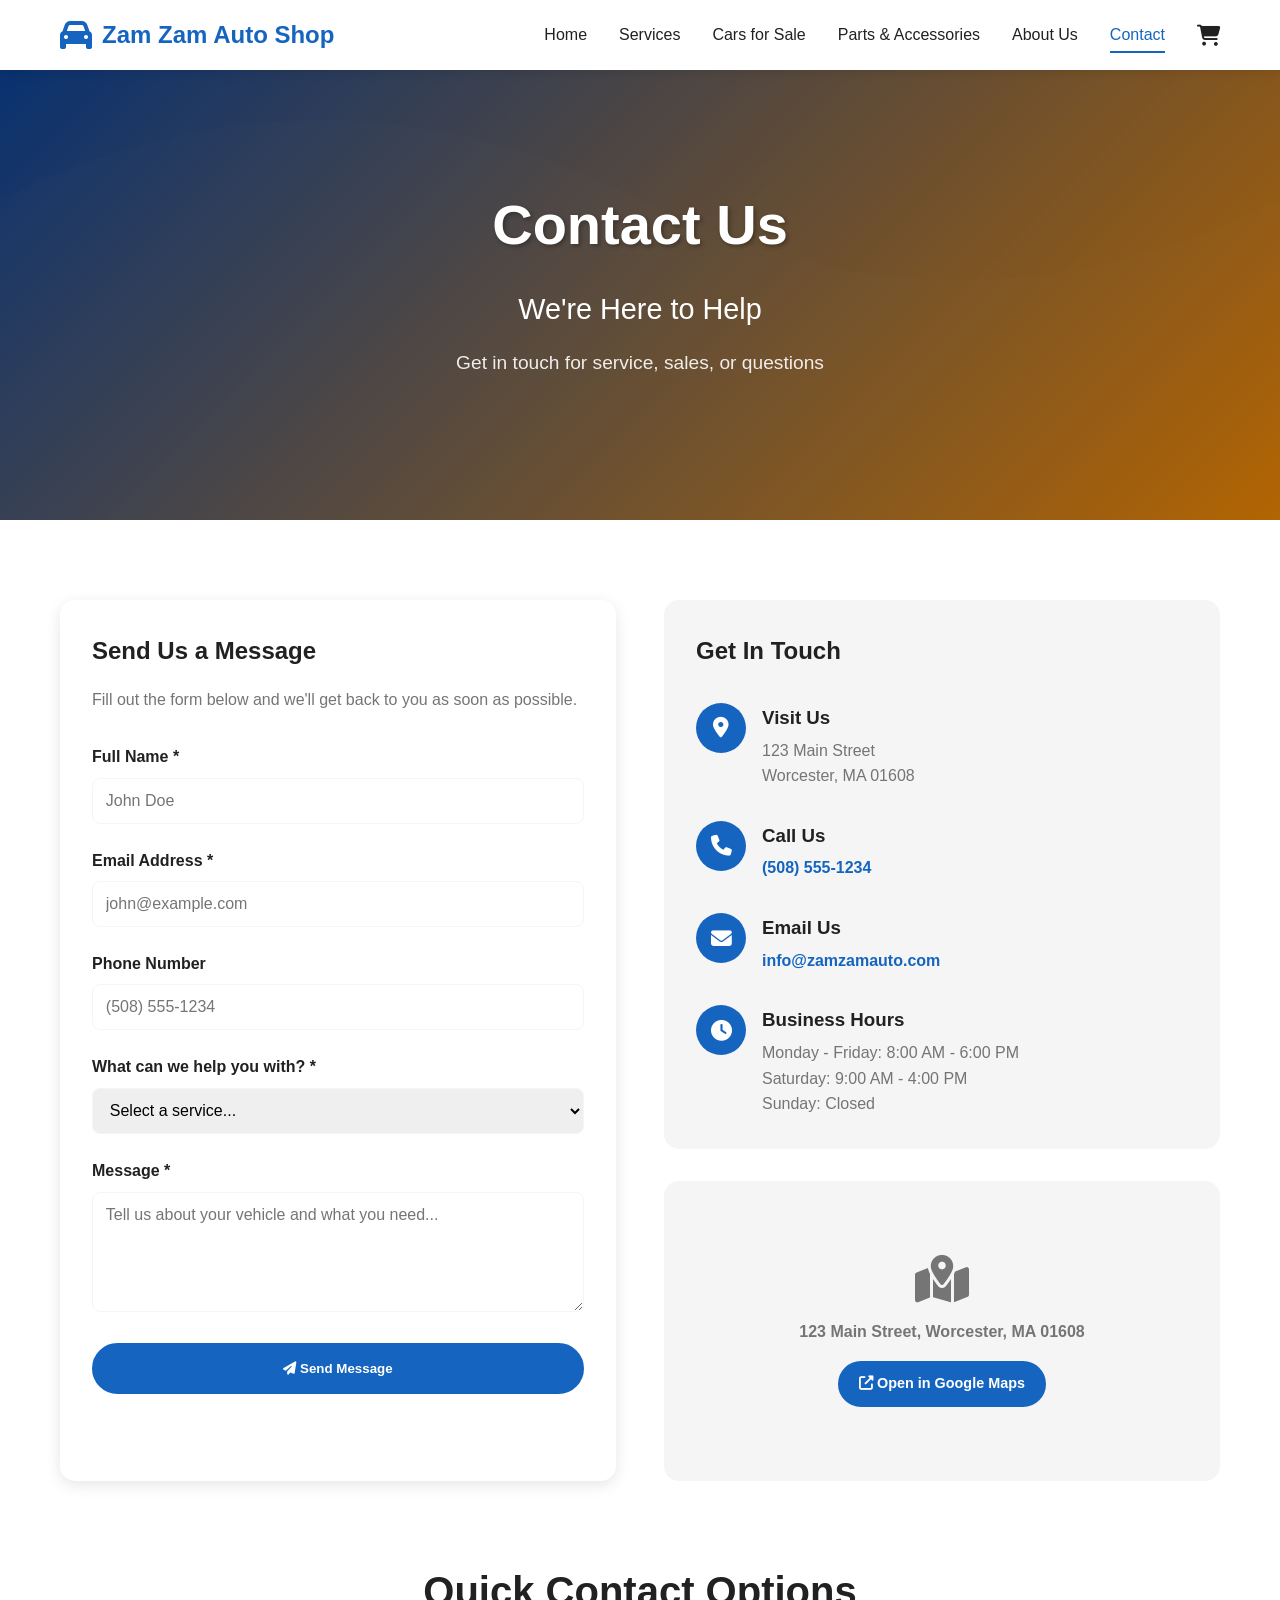
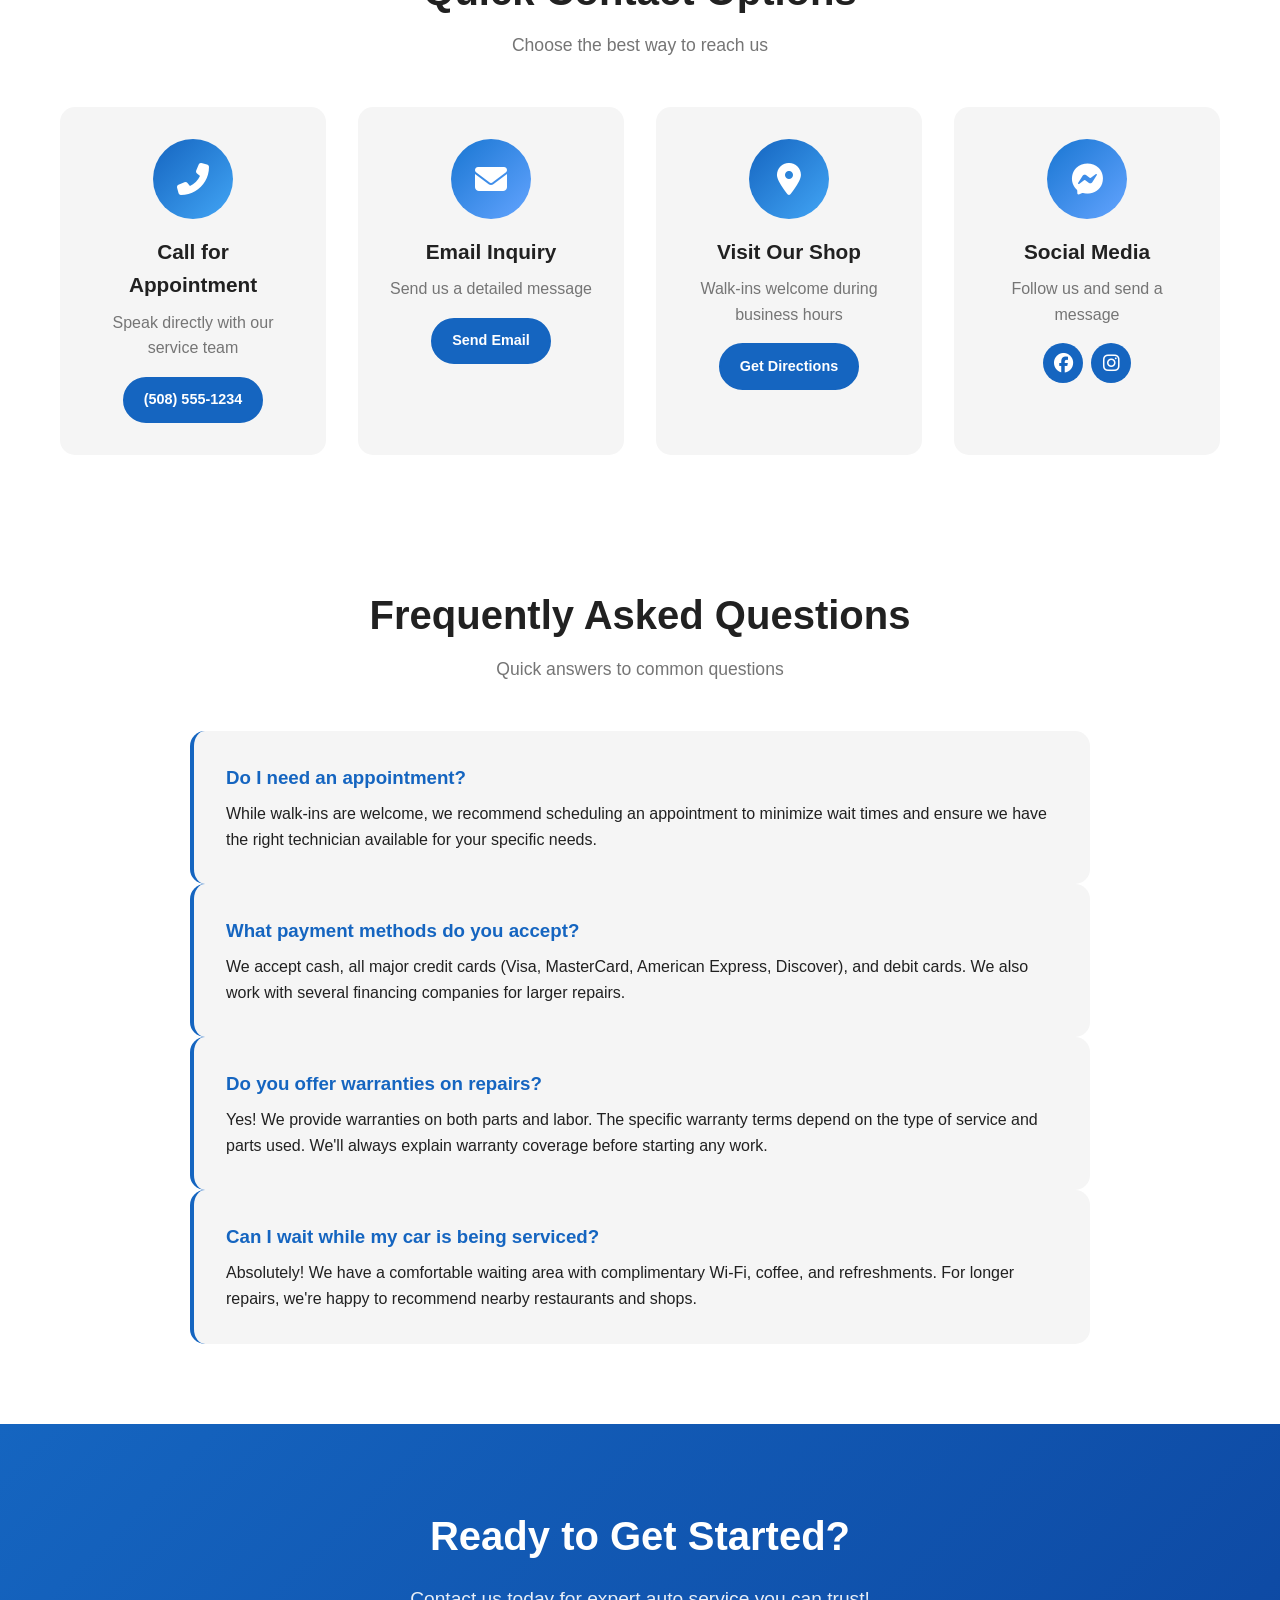
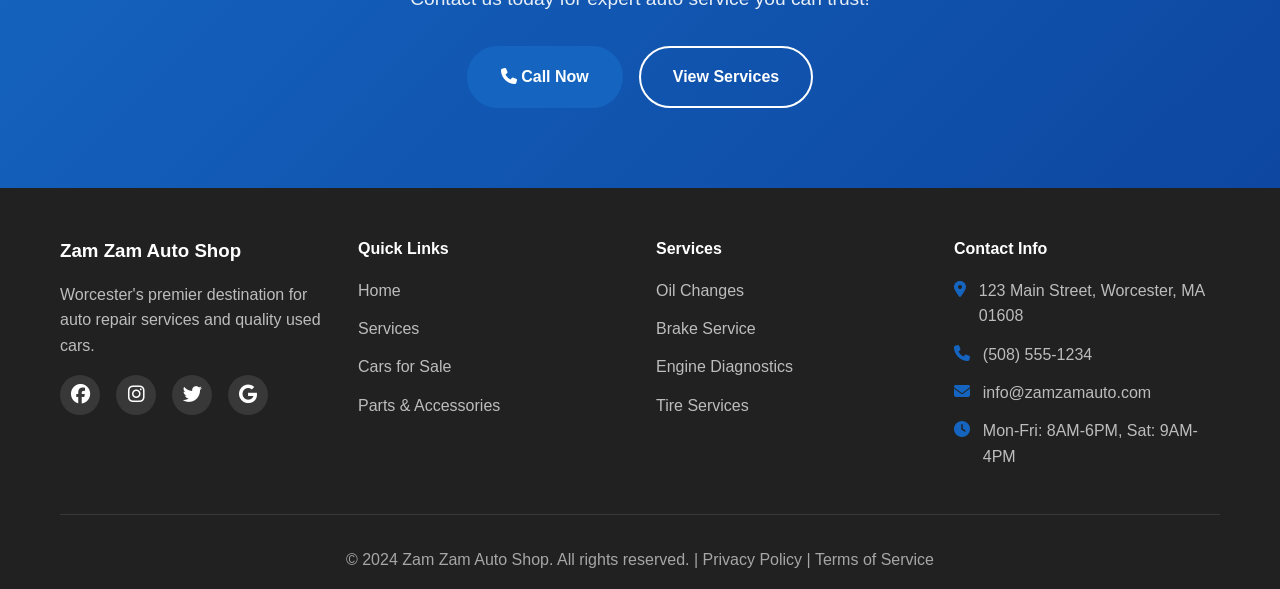
<file: contact.html>
<!DOCTYPE html>
<html lang="en">
<head>
    <meta charset="UTF-8">
    <meta name="viewport" content="width=device-width, initial-scale=1.0">
    <meta name="description" content="Contact Zam Zam Auto Shop in Worcester, MA. Schedule service, get a quote, or visit us at 123 Main Street. Call (508) 555-1234.">
    <title>Contact Us | Zam Zam Auto Shop</title>
    <link rel="stylesheet" href="css/style.css">
    <link rel="stylesheet" href="https://cdnjs.cloudflare.com/ajax/libs/font-awesome/6.4.0/css/all.min.css">
</head>
<body>
    <!-- Navigation -->
    <nav class="navbar" id="navbar">
        <div class="container">
            <div class="nav-wrapper">
                <div class="logo">
                    <i class="fas fa-car"></i>
                    <span>Zam Zam Auto Shop</span>
                </div>
                <button class="mobile-menu-btn" id="mobileMenuBtn">
                    <i class="fas fa-bars"></i>
                </button>
                <ul class="nav-menu" id="navMenu">
                    <li><a href="index.html">Home</a></li>
                    <li><a href="services.html">Services</a></li>
                    <li><a href="cars.html">Cars for Sale</a></li>
                    <li><a href="parts.html">Parts & Accessories</a></li>
                    <li><a href="about.html">About Us</a></li>
                    <li><a href="contact.html" class="active">Contact</a></li>
                    <li>
                        <a href="#" class="cart-icon" id="cartIcon">
                            <i class="fas fa-shopping-cart"></i>
                            <span class="cart-count" id="cartCount">0</span>
                        </a>
                    </li>
                </ul>
            </div>
        </div>
    </nav>

    <!-- Page Header -->
    <section class="hero" style="height: 50vh; min-height: 400px;">
        <div class="hero-overlay"></div>
        <div class="hero-content">
            <h1 class="hero-title">Contact Us</h1>
            <p class="hero-subtitle">We're Here to Help</p>
            <p class="hero-description">Get in touch for service, sales, or questions</p>
        </div>
    </section>

    <!-- Contact Section -->
    <section class="contact-section">
        <div class="container">
            <div class="contact-grid">
                <!-- Contact Form -->
                <div class="contact-form">
                    <h2 style="margin-bottom: 1rem;">Send Us a Message</h2>
                    <p style="color: var(--text-light); margin-bottom: 2rem;">Fill out the form below and we'll get back to you as soon as possible.</p>
                    <form id="contactForm">
                        <div class="form-group">
                            <label for="name">Full Name *</label>
                            <input type="text" id="name" name="name" required placeholder="John Doe">
                        </div>
                        <div class="form-group">
                            <label for="email">Email Address *</label>
                            <input type="email" id="email" name="email" required placeholder="john@example.com">
                        </div>
                        <div class="form-group">
                            <label for="phone">Phone Number</label>
                            <input type="tel" id="phone" name="phone" placeholder="(508) 555-1234">
                        </div>
                        <div class="form-group">
                            <label for="service">What can we help you with? *</label>
                            <select id="service" name="service" required>
                                <option value="">Select a service...</option>
                                <option value="general">General Inquiry</option>
                                <option value="oil-change">Oil Change</option>
                                <option value="brake-service">Brake Service</option>
                                <option value="diagnostics">Engine Diagnostics</option>
                                <option value="tire-service">Tire Service</option>
                                <option value="ac-heating">AC/Heating Service</option>
                                <option value="state-inspection">State Inspection</option>
                                <option value="car-purchase">Interested in Buying a Car</option>
                                <option value="parts">Parts Inquiry</option>
                                <option value="other">Other</option>
                            </select>
                        </div>
                        <div class="form-group">
                            <label for="message">Message *</label>
                            <textarea id="message" name="message" required placeholder="Tell us about your vehicle and what you need..."></textarea>
                        </div>
                        <button type="submit" class="btn btn-primary" style="width: 100%;">
                            <i class="fas fa-paper-plane"></i> Send Message
                        </button>
                    </form>
                </div>

                <!-- Contact Information -->
                <div>
                    <div class="contact-info-box">
                        <h2 style="margin-bottom: 2rem;">Get In Touch</h2>

                        <div class="contact-info-item">
                            <div class="contact-icon">
                                <i class="fas fa-map-marker-alt"></i>
                            </div>
                            <div>
                                <h3>Visit Us</h3>
                                <p>123 Main Street<br>Worcester, MA 01608</p>
                            </div>
                        </div>

                        <div class="contact-info-item">
                            <div class="contact-icon">
                                <i class="fas fa-phone"></i>
                            </div>
                            <div>
                                <h3>Call Us</h3>
                                <p><a href="tel:+15085551234" style="color: var(--primary-color); font-weight: 600;">(508) 555-1234</a></p>
                            </div>
                        </div>

                        <div class="contact-info-item">
                            <div class="contact-icon">
                                <i class="fas fa-envelope"></i>
                            </div>
                            <div>
                                <h3>Email Us</h3>
                                <p><a href="mailto:info@zamzamauto.com" style="color: var(--primary-color); font-weight: 600;">info@zamzamauto.com</a></p>
                            </div>
                        </div>

                        <div class="contact-info-item" style="margin-bottom: 0;">
                            <div class="contact-icon">
                                <i class="fas fa-clock"></i>
                            </div>
                            <div>
                                <h3>Business Hours</h3>
                                <p>
                                    Monday - Friday: 8:00 AM - 6:00 PM<br>
                                    Saturday: 9:00 AM - 4:00 PM<br>
                                    Sunday: Closed
                                </p>
                            </div>
                        </div>
                    </div>

                    <!-- Map Placeholder -->
                    <div class="map">
                        <div style="width: 100%; height: 100%; display: flex; align-items: center; justify-content: center; flex-direction: column; color: var(--text-light);">
                            <i class="fas fa-map-marked-alt" style="font-size: 3rem; margin-bottom: 1rem;"></i>
                            <p style="font-weight: 600;">123 Main Street, Worcester, MA 01608</p>
                            <a href="https://maps.google.com/?q=Worcester+MA" target="_blank" class="btn btn-primary" style="margin-top: 1rem; font-size: 0.9rem; padding: 0.6rem 1.2rem;">
                                <i class="fas fa-external-link-alt"></i> Open in Google Maps
                            </a>
                        </div>
                    </div>
                </div>
            </div>
        </div>
    </section>

    <!-- Quick Contact Cards -->
    <section class="quick-services" style="padding: 3rem 0;">
        <div class="container">
            <div class="section-header">
                <h2>Quick Contact Options</h2>
                <p>Choose the best way to reach us</p>
            </div>
            <div class="quick-services-grid">
                <div class="quick-service-card">
                    <div class="icon-wrapper">
                        <i class="fas fa-phone-alt"></i>
                    </div>
                    <h3>Call for Appointment</h3>
                    <p>Speak directly with our service team</p>
                    <a href="tel:+15085551234" class="btn btn-primary" style="margin-top: 1rem; font-size: 0.9rem; padding: 0.6rem 1.2rem;">
                        (508) 555-1234
                    </a>
                </div>
                <div class="quick-service-card">
                    <div class="icon-wrapper" style="background: linear-gradient(135deg, #1976d2, #63a4ff);">
                        <i class="fas fa-envelope"></i>
                    </div>
                    <h3>Email Inquiry</h3>
                    <p>Send us a detailed message</p>
                    <a href="mailto:info@zamzamauto.com" class="btn btn-primary" style="margin-top: 1rem; font-size: 0.9rem; padding: 0.6rem 1.2rem;">
                        Send Email
                    </a>
                </div>
                <div class="quick-service-card">
                    <div class="icon-wrapper">
                        <i class="fas fa-map-marker-alt"></i>
                    </div>
                    <h3>Visit Our Shop</h3>
                    <p>Walk-ins welcome during business hours</p>
                    <a href="https://maps.google.com/?q=Worcester+MA" target="_blank" class="btn btn-primary" style="margin-top: 1rem; font-size: 0.9rem; padding: 0.6rem 1.2rem;">
                        Get Directions
                    </a>
                </div>
                <div class="quick-service-card">
                    <div class="icon-wrapper" style="background: linear-gradient(135deg, #1976d2, #63a4ff);">
                        <i class="fab fa-facebook-messenger"></i>
                    </div>
                    <h3>Social Media</h3>
                    <p>Follow us and send a message</p>
                    <div style="margin-top: 1rem; display: flex; gap: 0.5rem; justify-content: center;">
                        <a href="#" style="background: var(--primary-color); color: white; width: 40px; height: 40px; border-radius: 50%; display: flex; align-items: center; justify-content: center; font-size: 1.2rem;">
                            <i class="fab fa-facebook"></i>
                        </a>
                        <a href="#" style="background: var(--primary-color); color: white; width: 40px; height: 40px; border-radius: 50%; display: flex; align-items: center; justify-content: center; font-size: 1.2rem;">
                            <i class="fab fa-instagram"></i>
                        </a>
                    </div>
                </div>
            </div>
        </div>
    </section>

    <!-- FAQ Section -->
    <section class="testimonials">
        <div class="container">
            <div class="section-header">
                <h2>Frequently Asked Questions</h2>
                <p>Quick answers to common questions</p>
            </div>
            <div style="max-width: 900px; margin: 0 auto;">
                <div class="testimonial-card">
                    <h3 style="color: var(--primary-color); margin-bottom: 0.5rem;">Do I need an appointment?</h3>
                    <p>While walk-ins are welcome, we recommend scheduling an appointment to minimize wait times and ensure we have the right technician available for your specific needs.</p>
                </div>
                <div class="testimonial-card">
                    <h3 style="color: var(--primary-color); margin-bottom: 0.5rem;">What payment methods do you accept?</h3>
                    <p>We accept cash, all major credit cards (Visa, MasterCard, American Express, Discover), and debit cards. We also work with several financing companies for larger repairs.</p>
                </div>
                <div class="testimonial-card">
                    <h3 style="color: var(--primary-color); margin-bottom: 0.5rem;">Do you offer warranties on repairs?</h3>
                    <p>Yes! We provide warranties on both parts and labor. The specific warranty terms depend on the type of service and parts used. We'll always explain warranty coverage before starting any work.</p>
                </div>
                <div class="testimonial-card">
                    <h3 style="color: var(--primary-color); margin-bottom: 0.5rem;">Can I wait while my car is being serviced?</h3>
                    <p>Absolutely! We have a comfortable waiting area with complimentary Wi-Fi, coffee, and refreshments. For longer repairs, we're happy to recommend nearby restaurants and shops.</p>
                </div>
            </div>
        </div>
    </section>

    <!-- CTA Section -->
    <section class="cta-section">
        <div class="container">
            <div class="cta-content">
                <h2>Ready to Get Started?</h2>
                <p>Contact us today for expert auto service you can trust!</p>
                <div class="cta-buttons">
                    <a href="tel:+15085551234" class="btn btn-primary">
                        <i class="fas fa-phone"></i> Call Now
                    </a>
                    <a href="services.html" class="btn btn-secondary">View Services</a>
                </div>
            </div>
        </div>
    </section>

    <!-- Footer -->
    <footer class="footer">
        <div class="container">
            <div class="footer-grid">
                <div class="footer-col">
                    <h3>Zam Zam Auto Shop</h3>
                    <p>Worcester's premier destination for auto repair services and quality used cars.</p>
                    <div class="social-links">
                        <a href="#" aria-label="Facebook"><i class="fab fa-facebook"></i></a>
                        <a href="#" aria-label="Instagram"><i class="fab fa-instagram"></i></a>
                        <a href="#" aria-label="Twitter"><i class="fab fa-twitter"></i></a>
                        <a href="#" aria-label="Google"><i class="fab fa-google"></i></a>
                    </div>
                </div>
                <div class="footer-col">
                    <h4>Quick Links</h4>
                    <ul>
                        <li><a href="index.html">Home</a></li>
                        <li><a href="services.html">Services</a></li>
                        <li><a href="cars.html">Cars for Sale</a></li>
                        <li><a href="parts.html">Parts & Accessories</a></li>
                    </ul>
                </div>
                <div class="footer-col">
                    <h4>Services</h4>
                    <ul>
                        <li><a href="services.html#oil-change">Oil Changes</a></li>
                        <li><a href="services.html#brakes">Brake Service</a></li>
                        <li><a href="services.html#diagnostics">Engine Diagnostics</a></li>
                        <li><a href="services.html#tires">Tire Services</a></li>
                    </ul>
                </div>
                <div class="footer-col">
                    <h4>Contact Info</h4>
                    <ul class="contact-info">
                        <li><i class="fas fa-map-marker-alt"></i> 123 Main Street, Worcester, MA 01608</li>
                        <li><i class="fas fa-phone"></i> (508) 555-1234</li>
                        <li><i class="fas fa-envelope"></i> info@zamzamauto.com</li>
                        <li><i class="fas fa-clock"></i> Mon-Fri: 8AM-6PM, Sat: 9AM-4PM</li>
                    </ul>
                </div>
            </div>
            <div class="footer-bottom">
                <p>&copy; 2024 Zam Zam Auto Shop. All rights reserved. | <a href="#">Privacy Policy</a> | <a href="#">Terms of Service</a></p>
            </div>
        </div>
    </footer>

    <!-- Shopping Cart Modal -->
    <div class="modal" id="cartModal">
        <div class="modal-content">
            <div class="modal-header">
                <h2>Shopping Cart</h2>
                <button class="close-btn" id="closeCartBtn">
                    <i class="fas fa-times"></i>
                </button>
            </div>
            <div class="modal-body" id="cartItems"></div>
            <div class="modal-footer">
                <div class="cart-total">
                    <strong>Total:</strong>
                    <span id="cartTotal">$0.00</span>
                </div>
                <button class="btn btn-primary" id="checkoutBtn">Proceed to Checkout</button>
            </div>
        </div>
    </div>

    <script src="js/config.js"></script>
    <script src="js/data.js"></script>
    <script src="js/cart.js"></script>
    <script src="js/main.js"></script>
</body>
</html>
</file>
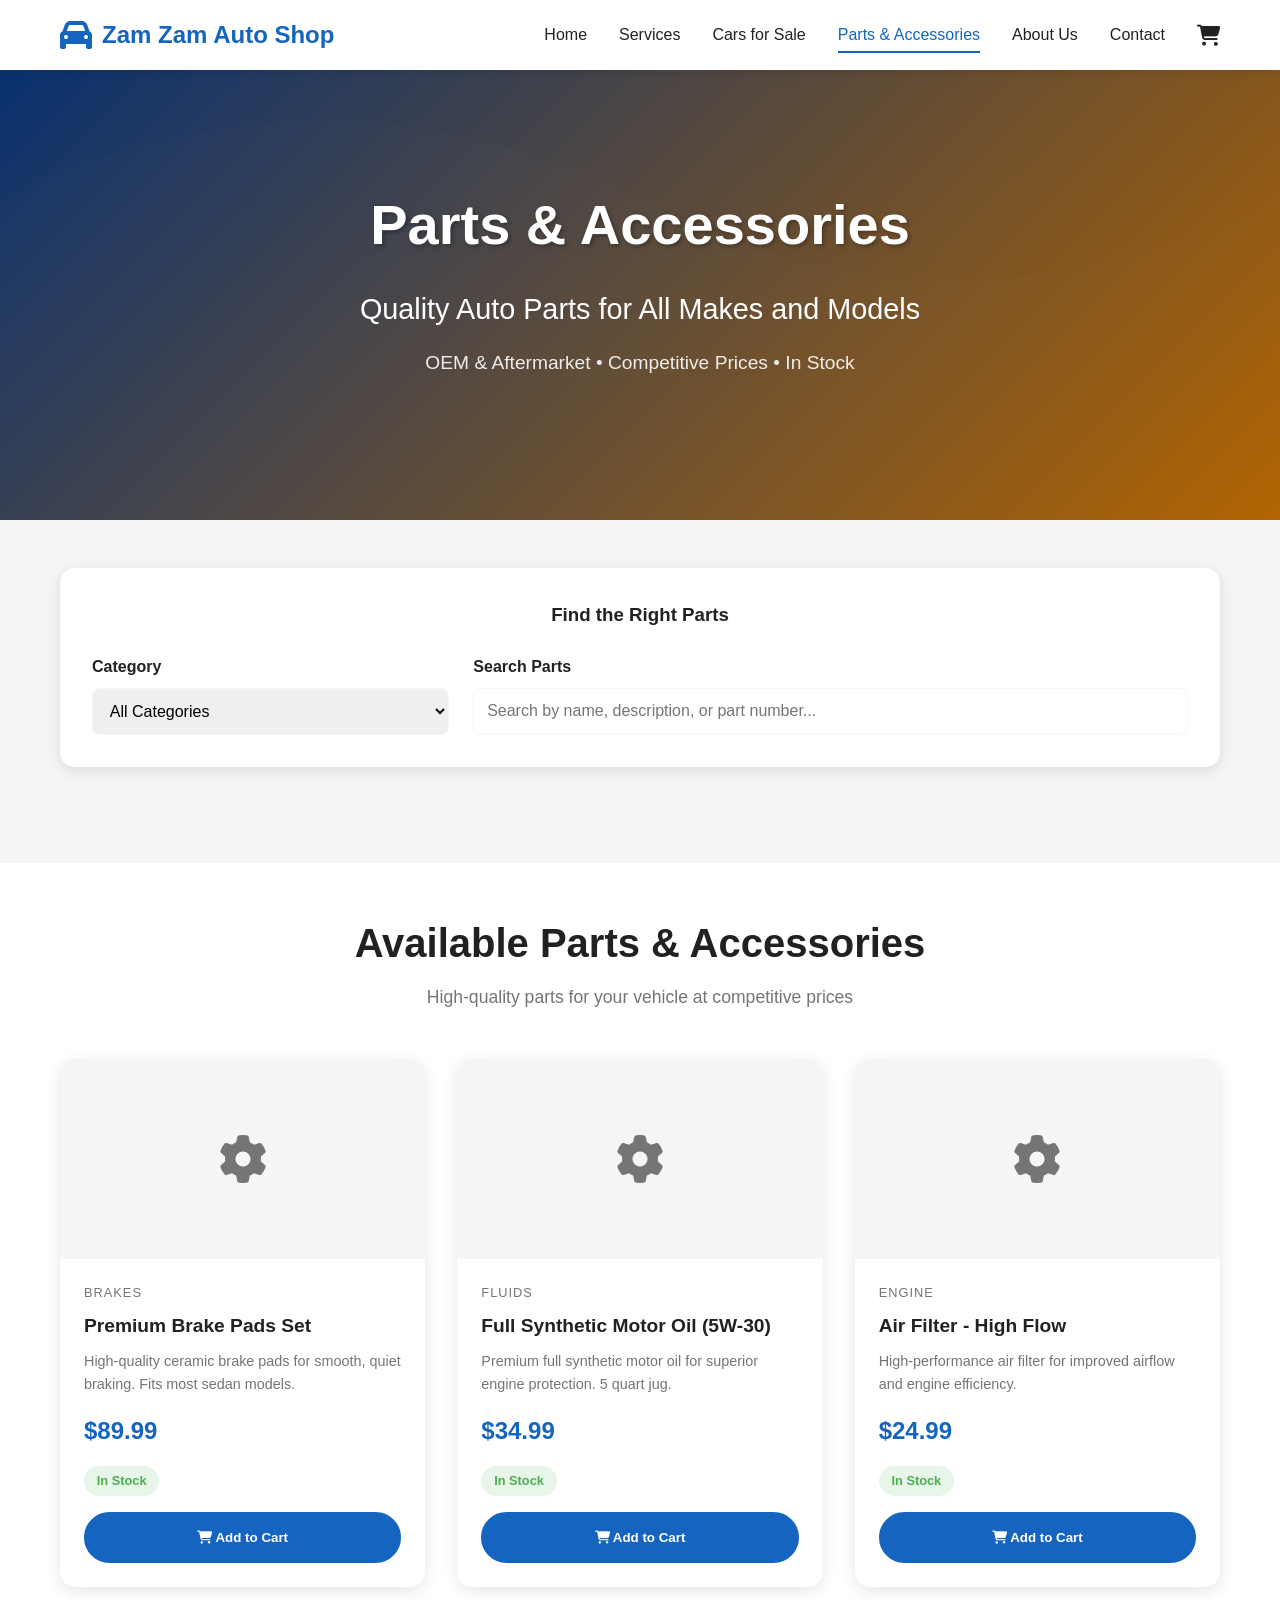
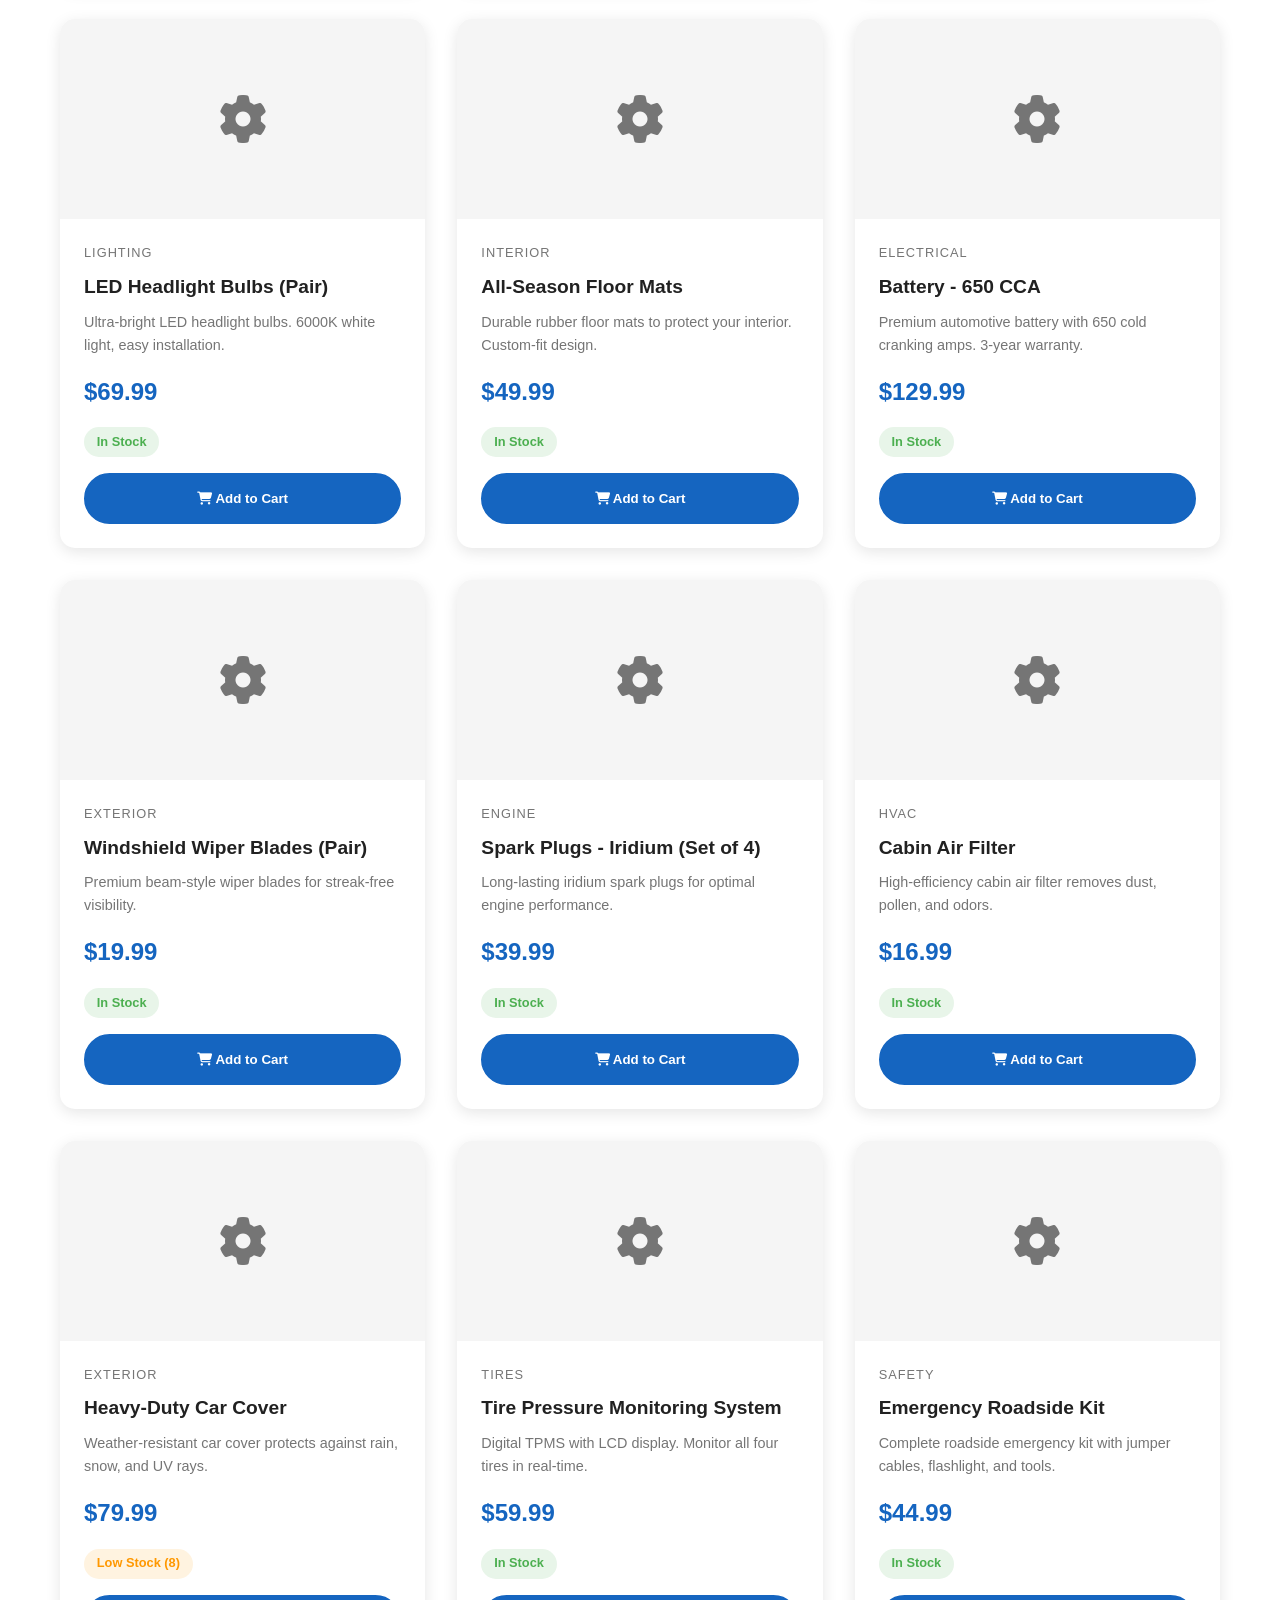
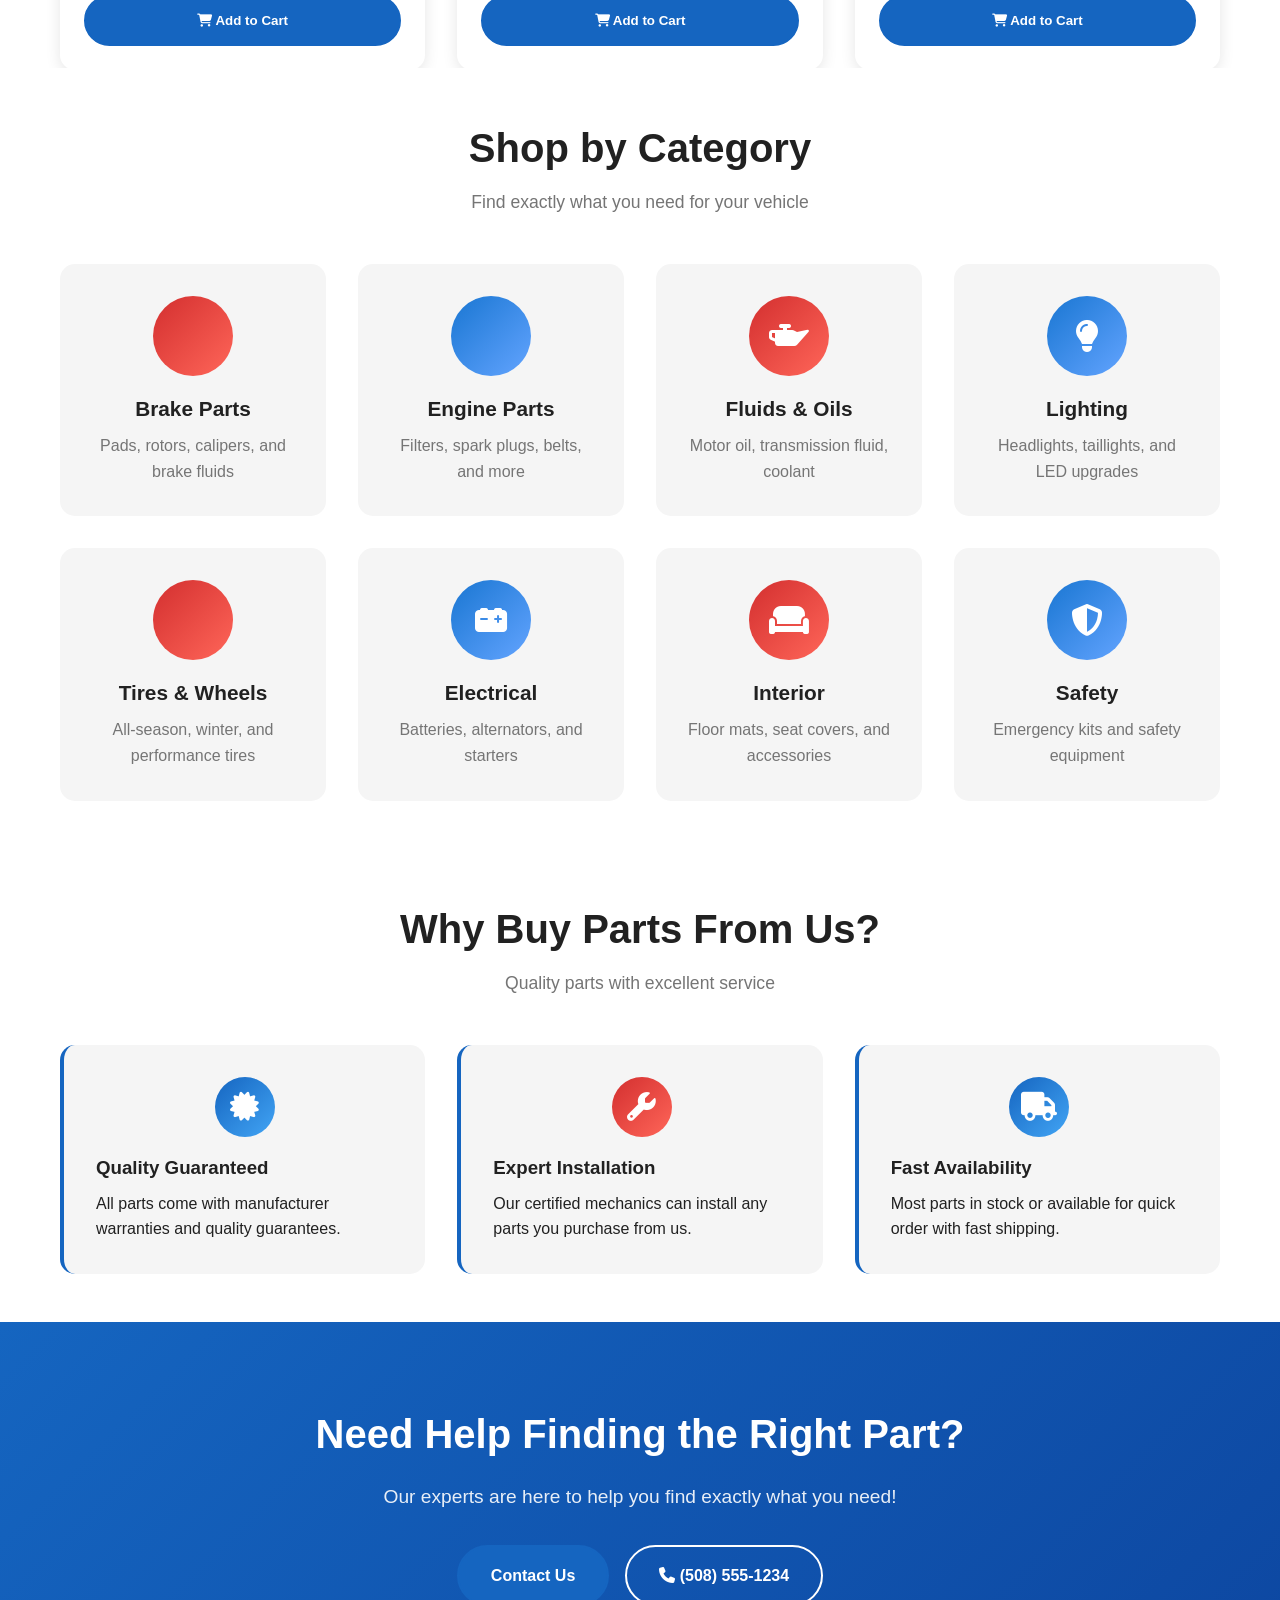
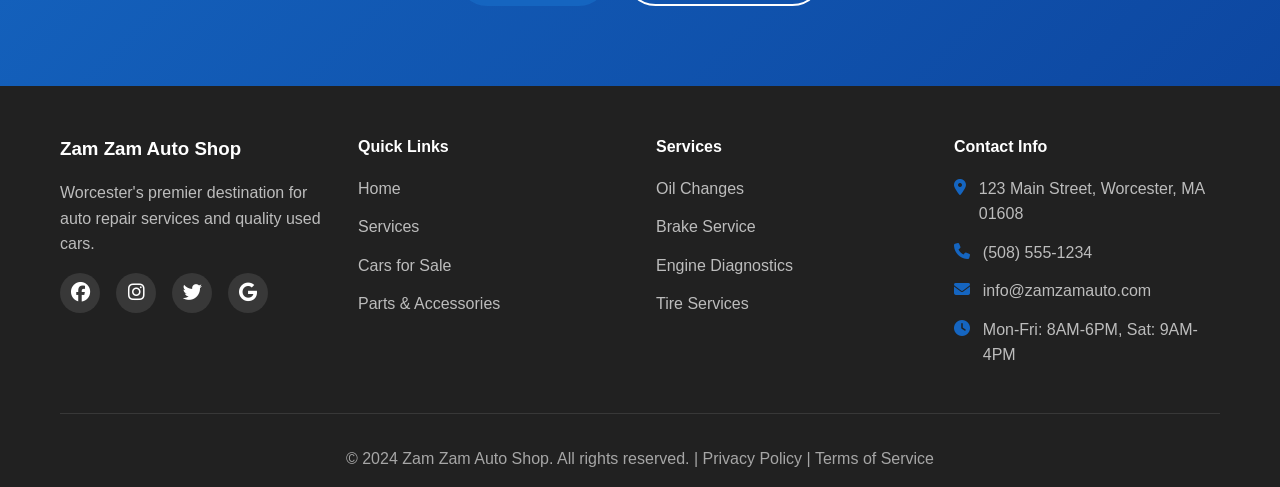
<file: parts.html>
<!DOCTYPE html>
<html lang="en">
<head>
    <meta charset="UTF-8">
    <meta name="viewport" content="width=device-width, initial-scale=1.0">
    <meta name="description" content="Auto parts and accessories at Zam Zam Auto Shop. Quality OEM and aftermarket parts with competitive pricing in Worcester, MA.">
    <title>Parts & Accessories | Zam Zam Auto Shop</title>
    <link rel="stylesheet" href="css/style.css">
    <link rel="stylesheet" href="https://cdnjs.cloudflare.com/ajax/libs/font-awesome/6.4.0/css/all.min.css">
</head>
<body>
    <!-- Navigation -->
    <nav class="navbar" id="navbar">
        <div class="container">
            <div class="nav-wrapper">
                <div class="logo">
                    <i class="fas fa-car"></i>
                    <span>Zam Zam Auto Shop</span>
                </div>
                <button class="mobile-menu-btn" id="mobileMenuBtn">
                    <i class="fas fa-bars"></i>
                </button>
                <ul class="nav-menu" id="navMenu">
                    <li><a href="index.html">Home</a></li>
                    <li><a href="services.html">Services</a></li>
                    <li><a href="cars.html">Cars for Sale</a></li>
                    <li><a href="parts.html" class="active">Parts & Accessories</a></li>
                    <li><a href="about.html">About Us</a></li>
                    <li><a href="contact.html">Contact</a></li>
                    <li>
                        <a href="#" class="cart-icon" id="cartIcon">
                            <i class="fas fa-shopping-cart"></i>
                            <span class="cart-count" id="cartCount">0</span>
                        </a>
                    </li>
                </ul>
            </div>
        </div>
    </nav>

    <!-- Page Header -->
    <section class="hero" style="height: 50vh; min-height: 400px;">
        <div class="hero-overlay"></div>
        <div class="hero-content">
            <h1 class="hero-title">Parts & Accessories</h1>
            <p class="hero-subtitle">Quality Auto Parts for All Makes and Models</p>
            <p class="hero-description">OEM & Aftermarket • Competitive Prices • In Stock</p>
        </div>
    </section>

    <!-- Filters Section -->
    <section style="padding: 3rem 0; background: var(--bg-light);">
        <div class="container">
            <div class="filters">
                <h3 style="margin-bottom: 1.5rem; text-align: center;">Find the Right Parts</h3>
                <div class="filters-grid" style="grid-template-columns: 1fr 2fr;">
                    <div class="filter-group">
                        <label for="categoryFilter">Category</label>
                        <select id="categoryFilter">
                            <option value="all">All Categories</option>
                            <option value="Brakes">Brakes</option>
                            <option value="Engine">Engine</option>
                            <option value="Electrical">Electrical</option>
                            <option value="Fluids">Fluids</option>
                            <option value="HVAC">HVAC</option>
                            <option value="Interior">Interior</option>
                            <option value="Exterior">Exterior</option>
                            <option value="Lighting">Lighting</option>
                            <option value="Safety">Safety</option>
                            <option value="Tires">Tires</option>
                        </select>
                    </div>
                    <div class="filter-group">
                        <label for="searchFilter">Search Parts</label>
                        <input type="text" id="searchFilter" placeholder="Search by name, description, or part number...">
                    </div>
                </div>
            </div>
        </div>
    </section>

    <!-- Parts Grid -->
    <section class="featured-cars" style="padding: 3rem 0;">
        <div class="container">
            <div class="section-header">
                <h2>Available Parts & Accessories</h2>
                <p>High-quality parts for your vehicle at competitive prices</p>
            </div>
            <div class="parts-grid" id="allPartsGrid">
                <!-- Parts will be loaded dynamically by JavaScript -->
            </div>
        </div>
    </section>

    <!-- Categories Overview -->
    <section class="quick-services" style="padding: 3rem 0;">
        <div class="container">
            <div class="section-header">
                <h2>Shop by Category</h2>
                <p>Find exactly what you need for your vehicle</p>
            </div>
            <div class="quick-services-grid">
                <div class="quick-service-card">
                    <div class="icon-wrapper" style="background: linear-gradient(135deg, #d32f2f, #ff6659);">
                        <i class="fas fa-brake-warning"></i>
                    </div>
                    <h3>Brake Parts</h3>
                    <p>Pads, rotors, calipers, and brake fluids</p>
                </div>
                <div class="quick-service-card">
                    <div class="icon-wrapper" style="background: linear-gradient(135deg, #1976d2, #63a4ff);">
                        <i class="fas fa-engine"></i>
                    </div>
                    <h3>Engine Parts</h3>
                    <p>Filters, spark plugs, belts, and more</p>
                </div>
                <div class="quick-service-card">
                    <div class="icon-wrapper" style="background: linear-gradient(135deg, #d32f2f, #ff6659);">
                        <i class="fas fa-oil-can"></i>
                    </div>
                    <h3>Fluids & Oils</h3>
                    <p>Motor oil, transmission fluid, coolant</p>
                </div>
                <div class="quick-service-card">
                    <div class="icon-wrapper" style="background: linear-gradient(135deg, #1976d2, #63a4ff);">
                        <i class="fas fa-lightbulb"></i>
                    </div>
                    <h3>Lighting</h3>
                    <p>Headlights, taillights, and LED upgrades</p>
                </div>
                <div class="quick-service-card">
                    <div class="icon-wrapper" style="background: linear-gradient(135deg, #d32f2f, #ff6659);">
                        <i class="fas fa-tire"></i>
                    </div>
                    <h3>Tires & Wheels</h3>
                    <p>All-season, winter, and performance tires</p>
                </div>
                <div class="quick-service-card">
                    <div class="icon-wrapper" style="background: linear-gradient(135deg, #1976d2, #63a4ff);">
                        <i class="fas fa-car-battery"></i>
                    </div>
                    <h3>Electrical</h3>
                    <p>Batteries, alternators, and starters</p>
                </div>
                <div class="quick-service-card">
                    <div class="icon-wrapper" style="background: linear-gradient(135deg, #d32f2f, #ff6659);">
                        <i class="fas fa-couch"></i>
                    </div>
                    <h3>Interior</h3>
                    <p>Floor mats, seat covers, and accessories</p>
                </div>
                <div class="quick-service-card">
                    <div class="icon-wrapper" style="background: linear-gradient(135deg, #1976d2, #63a4ff);">
                        <i class="fas fa-shield-alt"></i>
                    </div>
                    <h3>Safety</h3>
                    <p>Emergency kits and safety equipment</p>
                </div>
            </div>
        </div>
    </section>

    <!-- Special Offers -->
    <section class="testimonials" style="padding: 3rem 0;">
        <div class="container">
            <div class="section-header">
                <h2>Why Buy Parts From Us?</h2>
                <p>Quality parts with excellent service</p>
            </div>
            <div class="testimonials-grid">
                <div class="testimonial-card">
                    <div class="feature-icon" style="margin: 0 auto 1rem; width: 60px; height: 60px; font-size: 1.8rem;">
                        <i class="fas fa-certificate"></i>
                    </div>
                    <h3 style="margin-bottom: 0.5rem;">Quality Guaranteed</h3>
                    <p>All parts come with manufacturer warranties and quality guarantees.</p>
                </div>
                <div class="testimonial-card">
                    <div class="feature-icon" style="margin: 0 auto 1rem; width: 60px; height: 60px; font-size: 1.8rem; background: linear-gradient(135deg, #d32f2f, #ff6659);">
                        <i class="fas fa-wrench"></i>
                    </div>
                    <h3 style="margin-bottom: 0.5rem;">Expert Installation</h3>
                    <p>Our certified mechanics can install any parts you purchase from us.</p>
                </div>
                <div class="testimonial-card">
                    <div class="feature-icon" style="margin: 0 auto 1rem; width: 60px; height: 60px; font-size: 1.8rem;">
                        <i class="fas fa-truck"></i>
                    </div>
                    <h3 style="margin-bottom: 0.5rem;">Fast Availability</h3>
                    <p>Most parts in stock or available for quick order with fast shipping.</p>
                </div>
            </div>
        </div>
    </section>

    <!-- CTA Section -->
    <section class="cta-section">
        <div class="container">
            <div class="cta-content">
                <h2>Need Help Finding the Right Part?</h2>
                <p>Our experts are here to help you find exactly what you need!</p>
                <div class="cta-buttons">
                    <a href="contact.html" class="btn btn-primary">Contact Us</a>
                    <a href="tel:+15085551234" class="btn btn-secondary">
                        <i class="fas fa-phone"></i> (508) 555-1234
                    </a>
                </div>
            </div>
        </div>
    </section>

    <!-- Footer -->
    <footer class="footer">
        <div class="container">
            <div class="footer-grid">
                <div class="footer-col">
                    <h3>Zam Zam Auto Shop</h3>
                    <p>Worcester's premier destination for auto repair services and quality used cars.</p>
                    <div class="social-links">
                        <a href="#" aria-label="Facebook"><i class="fab fa-facebook"></i></a>
                        <a href="#" aria-label="Instagram"><i class="fab fa-instagram"></i></a>
                        <a href="#" aria-label="Twitter"><i class="fab fa-twitter"></i></a>
                        <a href="#" aria-label="Google"><i class="fab fa-google"></i></a>
                    </div>
                </div>
                <div class="footer-col">
                    <h4>Quick Links</h4>
                    <ul>
                        <li><a href="index.html">Home</a></li>
                        <li><a href="services.html">Services</a></li>
                        <li><a href="cars.html">Cars for Sale</a></li>
                        <li><a href="parts.html">Parts & Accessories</a></li>
                    </ul>
                </div>
                <div class="footer-col">
                    <h4>Services</h4>
                    <ul>
                        <li><a href="services.html#oil-change">Oil Changes</a></li>
                        <li><a href="services.html#brakes">Brake Service</a></li>
                        <li><a href="services.html#diagnostics">Engine Diagnostics</a></li>
                        <li><a href="services.html#tires">Tire Services</a></li>
                    </ul>
                </div>
                <div class="footer-col">
                    <h4>Contact Info</h4>
                    <ul class="contact-info">
                        <li><i class="fas fa-map-marker-alt"></i> 123 Main Street, Worcester, MA 01608</li>
                        <li><i class="fas fa-phone"></i> (508) 555-1234</li>
                        <li><i class="fas fa-envelope"></i> info@zamzamauto.com</li>
                        <li><i class="fas fa-clock"></i> Mon-Fri: 8AM-6PM, Sat: 9AM-4PM</li>
                    </ul>
                </div>
            </div>
            <div class="footer-bottom">
                <p>&copy; 2024 Zam Zam Auto Shop. All rights reserved. | <a href="#">Privacy Policy</a> | <a href="#">Terms of Service</a></p>
            </div>
        </div>
    </footer>

    <!-- Shopping Cart Modal -->
    <div class="modal" id="cartModal">
        <div class="modal-content">
            <div class="modal-header">
                <h2>Shopping Cart</h2>
                <button class="close-btn" id="closeCartBtn">
                    <i class="fas fa-times"></i>
                </button>
            </div>
            <div class="modal-body" id="cartItems"></div>
            <div class="modal-footer">
                <div class="cart-total">
                    <strong>Total:</strong>
                    <span id="cartTotal">$0.00</span>
                </div>
                <button class="btn btn-primary" id="checkoutBtn">Proceed to Checkout</button>
            </div>
        </div>
    </div>

    <script src="js/config.js"></script>
    <script src="js/data.js"></script>
    <script src="js/cart.js"></script>
    <script src="js/main.js"></script>
</body>
</html>
</file>
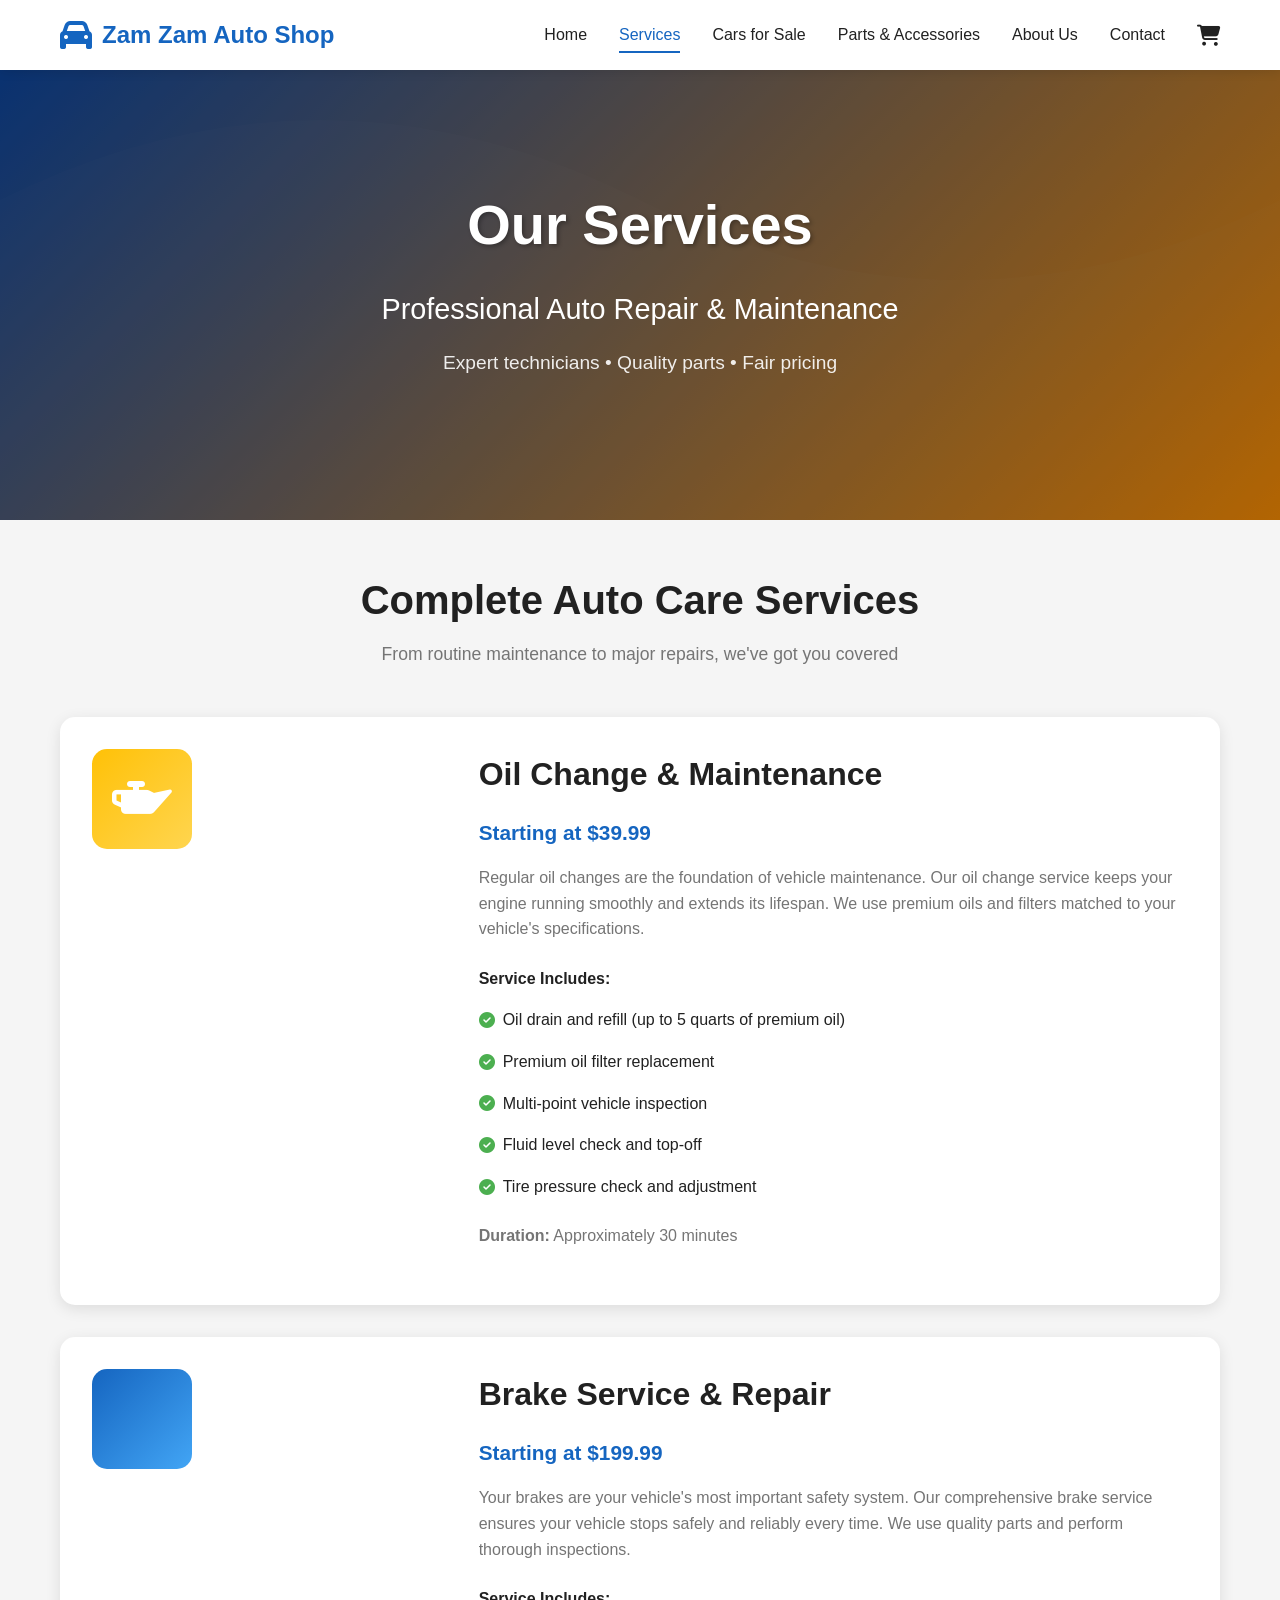
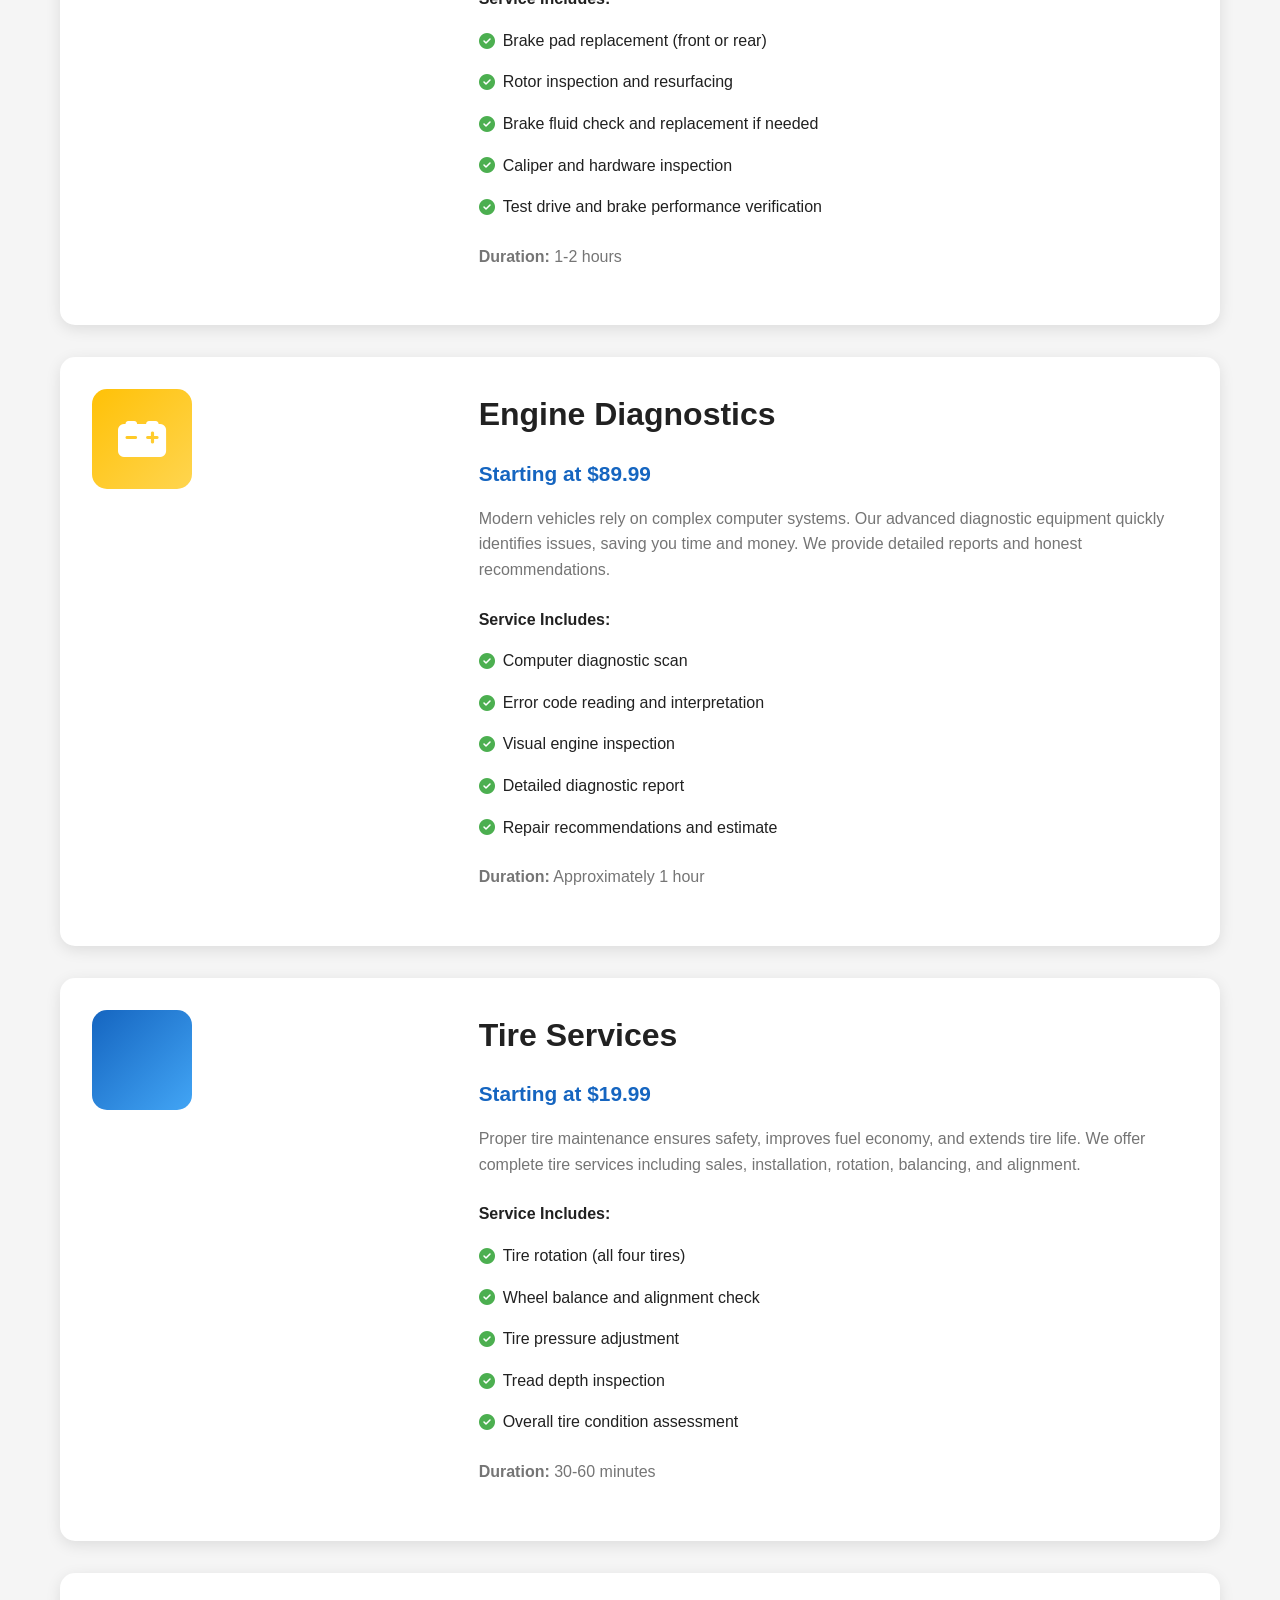
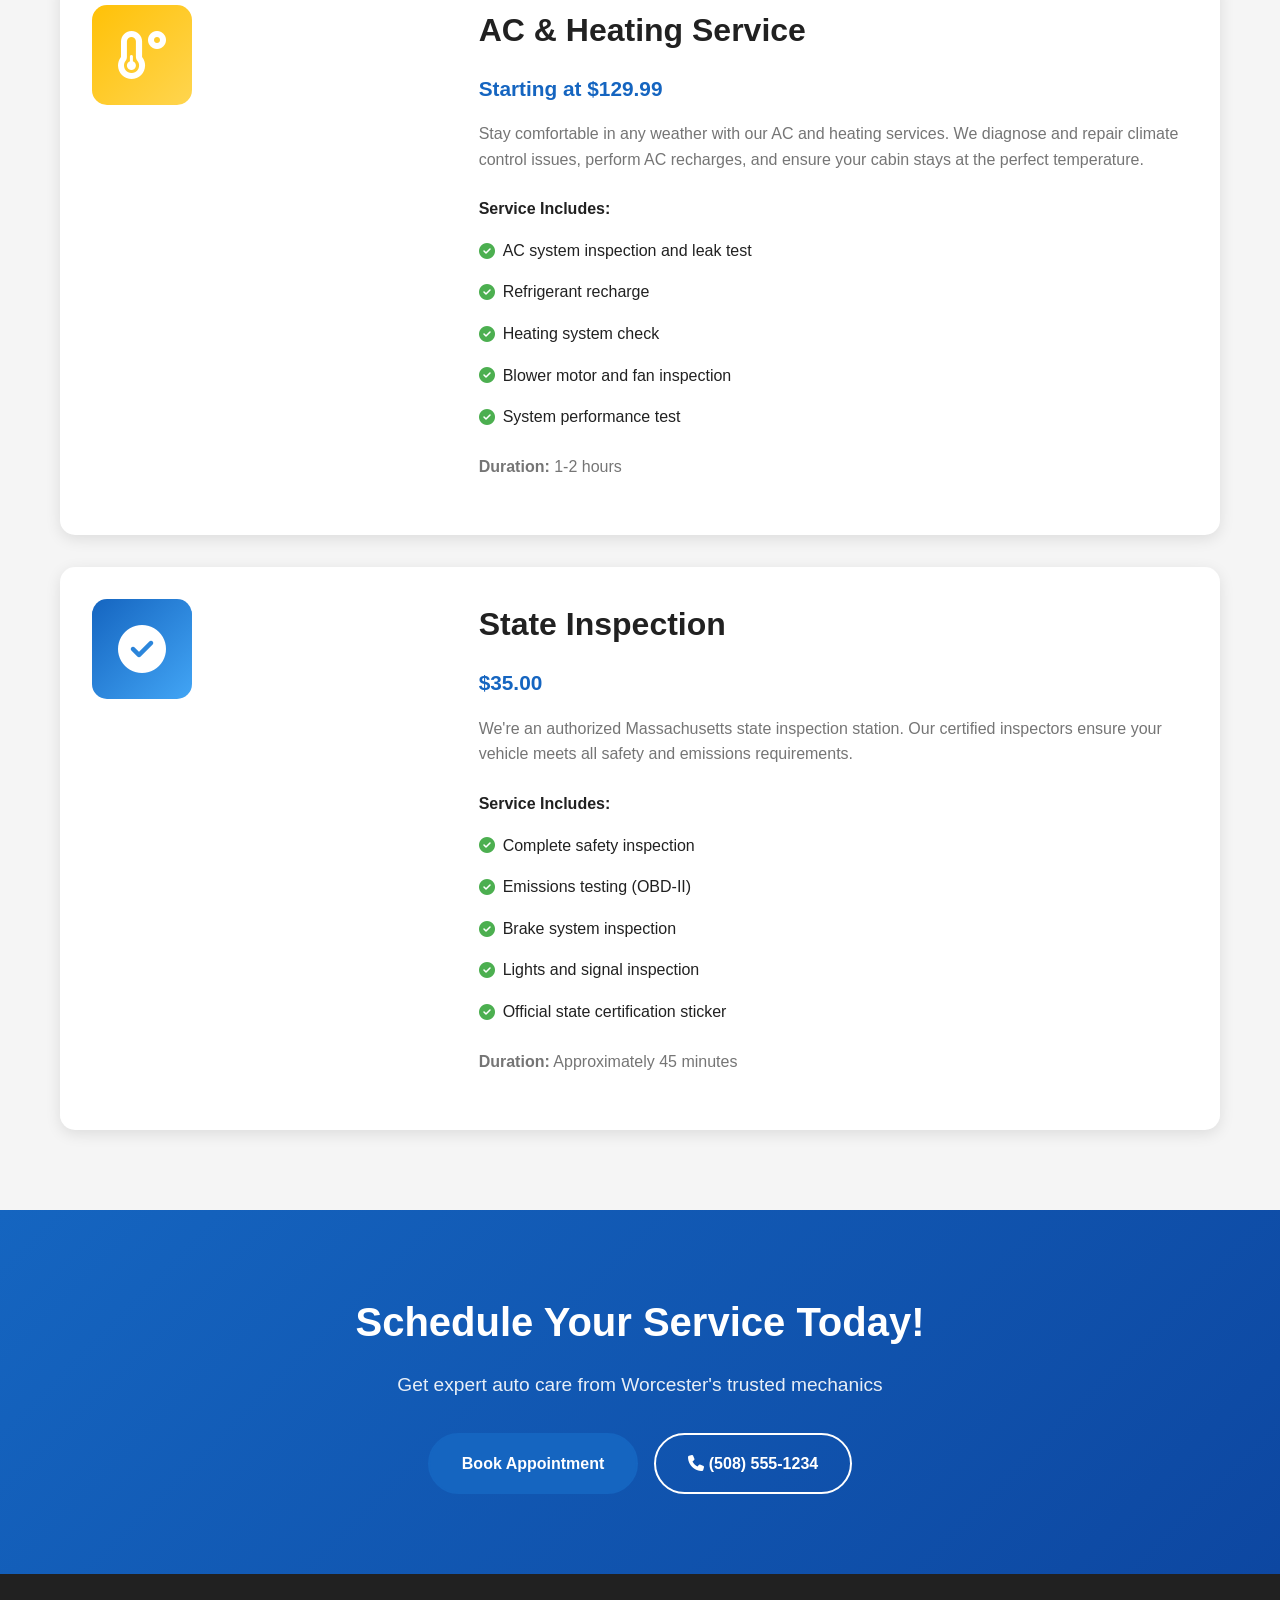
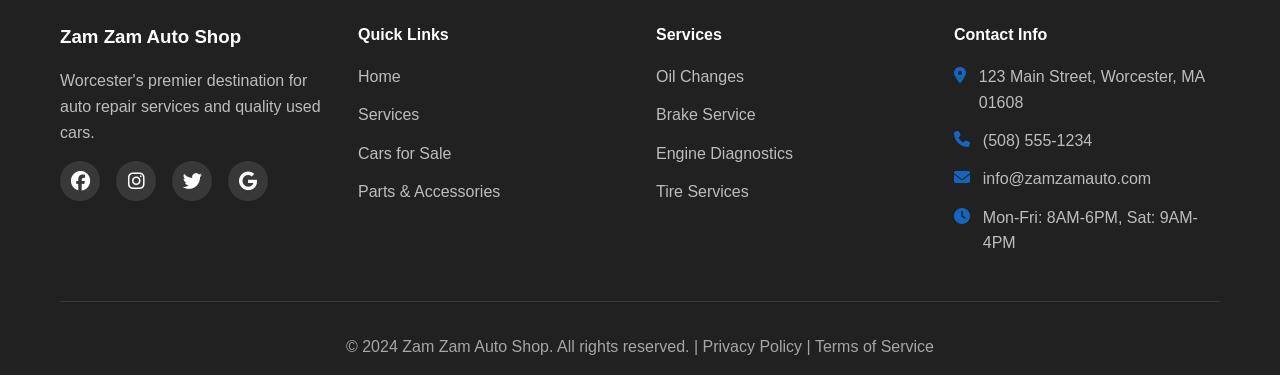
<file: services.html>
<!DOCTYPE html>
<html lang="en">
<head>
    <meta charset="UTF-8">
    <meta name="viewport" content="width=device-width, initial-scale=1.0">
    <meta name="description" content="Auto repair services at Zam Zam Auto Shop - Oil changes, brake service, diagnostics, tire service, and more in Worcester, MA.">
    <title>Our Services | Zam Zam Auto Shop</title>
    <link rel="stylesheet" href="css/style.css">
    <link rel="stylesheet" href="https://cdnjs.cloudflare.com/ajax/libs/font-awesome/6.4.0/css/all.min.css">
</head>
<body>
    <!-- Navigation -->
    <nav class="navbar" id="navbar">
        <div class="container">
            <div class="nav-wrapper">
                <div class="logo">
                    <i class="fas fa-car"></i>
                    <span>Zam Zam Auto Shop</span>
                </div>
                <button class="mobile-menu-btn" id="mobileMenuBtn">
                    <i class="fas fa-bars"></i>
                </button>
                <ul class="nav-menu" id="navMenu">
                    <li><a href="index.html">Home</a></li>
                    <li><a href="services.html" class="active">Services</a></li>
                    <li><a href="cars.html">Cars for Sale</a></li>
                    <li><a href="parts.html">Parts & Accessories</a></li>
                    <li><a href="about.html">About Us</a></li>
                    <li><a href="contact.html">Contact</a></li>
                    <li>
                        <a href="#" class="cart-icon" id="cartIcon">
                            <i class="fas fa-shopping-cart"></i>
                            <span class="cart-count" id="cartCount">0</span>
                        </a>
                    </li>
                </ul>
            </div>
        </div>
    </nav>

    <!-- Page Header -->
    <section class="hero" style="height: 50vh; min-height: 400px;">
        <div class="hero-overlay"></div>
        <div class="hero-content">
            <h1 class="hero-title">Our Services</h1>
            <p class="hero-subtitle">Professional Auto Repair & Maintenance</p>
            <p class="hero-description">Expert technicians • Quality parts • Fair pricing</p>
        </div>
    </section>

    <!-- Services Detailed Section -->
    <section class="featured-services" style="padding-top: 3rem;">
        <div class="container">
            <div class="section-header">
                <h2>Complete Auto Care Services</h2>
                <p>From routine maintenance to major repairs, we've got you covered</p>
            </div>

            <!-- Oil Change Service -->
            <div class="service-detail" id="oil-change">
                <div class="service-card" style="max-width: 100%;">
                    <div style="display: grid; grid-template-columns: 1fr 2fr; gap: 2rem; align-items: start;">
                        <div class="service-icon" style="width: 100px; height: 100px; font-size: 3rem;">
                            <i class="fas fa-oil-can"></i>
                        </div>
                        <div>
                            <h3 style="font-size: 2rem; margin-bottom: 1rem;">Oil Change & Maintenance</h3>
                            <p style="color: var(--primary-color); font-size: 1.3rem; font-weight: 700; margin-bottom: 1rem;">Starting at $39.99</p>
                            <p style="margin-bottom: 1rem;">Regular oil changes are the foundation of vehicle maintenance. Our oil change service keeps your engine running smoothly and extends its lifespan. We use premium oils and filters matched to your vehicle's specifications.</p>
                            <h4 style="margin: 1.5rem 0 0.5rem 0;">Service Includes:</h4>
                            <ul style="list-style: none; padding: 0;">
                                <li style="padding: 0.5rem 0; display: flex; align-items: center; gap: 0.5rem;">
                                    <i class="fas fa-check-circle" style="color: var(--success);"></i>
                                    Oil drain and refill (up to 5 quarts of premium oil)
                                </li>
                                <li style="padding: 0.5rem 0; display: flex; align-items: center; gap: 0.5rem;">
                                    <i class="fas fa-check-circle" style="color: var(--success);"></i>
                                    Premium oil filter replacement
                                </li>
                                <li style="padding: 0.5rem 0; display: flex; align-items: center; gap: 0.5rem;">
                                    <i class="fas fa-check-circle" style="color: var(--success);"></i>
                                    Multi-point vehicle inspection
                                </li>
                                <li style="padding: 0.5rem 0; display: flex; align-items: center; gap: 0.5rem;">
                                    <i class="fas fa-check-circle" style="color: var(--success);"></i>
                                    Fluid level check and top-off
                                </li>
                                <li style="padding: 0.5rem 0; display: flex; align-items: center; gap: 0.5rem;">
                                    <i class="fas fa-check-circle" style="color: var(--success);"></i>
                                    Tire pressure check and adjustment
                                </li>
                            </ul>
                            <p style="margin-top: 1rem;"><strong>Duration:</strong> Approximately 30 minutes</p>
                        </div>
                    </div>
                </div>
            </div>

            <!-- Brake Service -->
            <div class="service-detail" id="brakes" style="margin-top: 2rem;">
                <div class="service-card" style="max-width: 100%;">
                    <div style="display: grid; grid-template-columns: 1fr 2fr; gap: 2rem; align-items: start;">
                        <div class="service-icon" style="width: 100px; height: 100px; font-size: 3rem; background: linear-gradient(135deg, var(--primary-color), var(--primary-light));">
                            <i class="fas fa-brake-warning"></i>
                        </div>
                        <div>
                            <h3 style="font-size: 2rem; margin-bottom: 1rem;">Brake Service & Repair</h3>
                            <p style="color: var(--primary-color); font-size: 1.3rem; font-weight: 700; margin-bottom: 1rem;">Starting at $199.99</p>
                            <p style="margin-bottom: 1rem;">Your brakes are your vehicle's most important safety system. Our comprehensive brake service ensures your vehicle stops safely and reliably every time. We use quality parts and perform thorough inspections.</p>
                            <h4 style="margin: 1.5rem 0 0.5rem 0;">Service Includes:</h4>
                            <ul style="list-style: none; padding: 0;">
                                <li style="padding: 0.5rem 0; display: flex; align-items: center; gap: 0.5rem;">
                                    <i class="fas fa-check-circle" style="color: var(--success);"></i>
                                    Brake pad replacement (front or rear)
                                </li>
                                <li style="padding: 0.5rem 0; display: flex; align-items: center; gap: 0.5rem;">
                                    <i class="fas fa-check-circle" style="color: var(--success);"></i>
                                    Rotor inspection and resurfacing
                                </li>
                                <li style="padding: 0.5rem 0; display: flex; align-items: center; gap: 0.5rem;">
                                    <i class="fas fa-check-circle" style="color: var(--success);"></i>
                                    Brake fluid check and replacement if needed
                                </li>
                                <li style="padding: 0.5rem 0; display: flex; align-items: center; gap: 0.5rem;">
                                    <i class="fas fa-check-circle" style="color: var(--success);"></i>
                                    Caliper and hardware inspection
                                </li>
                                <li style="padding: 0.5rem 0; display: flex; align-items: center; gap: 0.5rem;">
                                    <i class="fas fa-check-circle" style="color: var(--success);"></i>
                                    Test drive and brake performance verification
                                </li>
                            </ul>
                            <p style="margin-top: 1rem;"><strong>Duration:</strong> 1-2 hours</p>
                        </div>
                    </div>
                </div>
            </div>

            <!-- Engine Diagnostics -->
            <div class="service-detail" id="diagnostics" style="margin-top: 2rem;">
                <div class="service-card" style="max-width: 100%;">
                    <div style="display: grid; grid-template-columns: 1fr 2fr; gap: 2rem; align-items: start;">
                        <div class="service-icon" style="width: 100px; height: 100px; font-size: 3rem;">
                            <i class="fas fa-car-battery"></i>
                        </div>
                        <div>
                            <h3 style="font-size: 2rem; margin-bottom: 1rem;">Engine Diagnostics</h3>
                            <p style="color: var(--primary-color); font-size: 1.3rem; font-weight: 700; margin-bottom: 1rem;">Starting at $89.99</p>
                            <p style="margin-bottom: 1rem;">Modern vehicles rely on complex computer systems. Our advanced diagnostic equipment quickly identifies issues, saving you time and money. We provide detailed reports and honest recommendations.</p>
                            <h4 style="margin: 1.5rem 0 0.5rem 0;">Service Includes:</h4>
                            <ul style="list-style: none; padding: 0;">
                                <li style="padding: 0.5rem 0; display: flex; align-items: center; gap: 0.5rem;">
                                    <i class="fas fa-check-circle" style="color: var(--success);"></i>
                                    Computer diagnostic scan
                                </li>
                                <li style="padding: 0.5rem 0; display: flex; align-items: center; gap: 0.5rem;">
                                    <i class="fas fa-check-circle" style="color: var(--success);"></i>
                                    Error code reading and interpretation
                                </li>
                                <li style="padding: 0.5rem 0; display: flex; align-items: center; gap: 0.5rem;">
                                    <i class="fas fa-check-circle" style="color: var(--success);"></i>
                                    Visual engine inspection
                                </li>
                                <li style="padding: 0.5rem 0; display: flex; align-items: center; gap: 0.5rem;">
                                    <i class="fas fa-check-circle" style="color: var(--success);"></i>
                                    Detailed diagnostic report
                                </li>
                                <li style="padding: 0.5rem 0; display: flex; align-items: center; gap: 0.5rem;">
                                    <i class="fas fa-check-circle" style="color: var(--success);"></i>
                                    Repair recommendations and estimate
                                </li>
                            </ul>
                            <p style="margin-top: 1rem;"><strong>Duration:</strong> Approximately 1 hour</p>
                        </div>
                    </div>
                </div>
            </div>

            <!-- Tire Services -->
            <div class="service-detail" id="tires" style="margin-top: 2rem;">
                <div class="service-card" style="max-width: 100%;">
                    <div style="display: grid; grid-template-columns: 1fr 2fr; gap: 2rem; align-items: start;">
                        <div class="service-icon" style="width: 100px; height: 100px; font-size: 3rem; background: linear-gradient(135deg, var(--primary-color), var(--primary-light));">
                            <i class="fas fa-tire"></i>
                        </div>
                        <div>
                            <h3 style="font-size: 2rem; margin-bottom: 1rem;">Tire Services</h3>
                            <p style="color: var(--primary-color); font-size: 1.3rem; font-weight: 700; margin-bottom: 1rem;">Starting at $19.99</p>
                            <p style="margin-bottom: 1rem;">Proper tire maintenance ensures safety, improves fuel economy, and extends tire life. We offer complete tire services including sales, installation, rotation, balancing, and alignment.</p>
                            <h4 style="margin: 1.5rem 0 0.5rem 0;">Service Includes:</h4>
                            <ul style="list-style: none; padding: 0;">
                                <li style="padding: 0.5rem 0; display: flex; align-items: center; gap: 0.5rem;">
                                    <i class="fas fa-check-circle" style="color: var(--success);"></i>
                                    Tire rotation (all four tires)
                                </li>
                                <li style="padding: 0.5rem 0; display: flex; align-items: center; gap: 0.5rem;">
                                    <i class="fas fa-check-circle" style="color: var(--success);"></i>
                                    Wheel balance and alignment check
                                </li>
                                <li style="padding: 0.5rem 0; display: flex; align-items: center; gap: 0.5rem;">
                                    <i class="fas fa-check-circle" style="color: var(--success);"></i>
                                    Tire pressure adjustment
                                </li>
                                <li style="padding: 0.5rem 0; display: flex; align-items: center; gap: 0.5rem;">
                                    <i class="fas fa-check-circle" style="color: var(--success);"></i>
                                    Tread depth inspection
                                </li>
                                <li style="padding: 0.5rem 0; display: flex; align-items: center; gap: 0.5rem;">
                                    <i class="fas fa-check-circle" style="color: var(--success);"></i>
                                    Overall tire condition assessment
                                </li>
                            </ul>
                            <p style="margin-top: 1rem;"><strong>Duration:</strong> 30-60 minutes</p>
                        </div>
                    </div>
                </div>
            </div>

            <!-- AC & Heating -->
            <div class="service-detail" id="ac-heating" style="margin-top: 2rem;">
                <div class="service-card" style="max-width: 100%;">
                    <div style="display: grid; grid-template-columns: 1fr 2fr; gap: 2rem; align-items: start;">
                        <div class="service-icon" style="width: 100px; height: 100px; font-size: 3rem;">
                            <i class="fas fa-temperature-low"></i>
                        </div>
                        <div>
                            <h3 style="font-size: 2rem; margin-bottom: 1rem;">AC & Heating Service</h3>
                            <p style="color: var(--primary-color); font-size: 1.3rem; font-weight: 700; margin-bottom: 1rem;">Starting at $129.99</p>
                            <p style="margin-bottom: 1rem;">Stay comfortable in any weather with our AC and heating services. We diagnose and repair climate control issues, perform AC recharges, and ensure your cabin stays at the perfect temperature.</p>
                            <h4 style="margin: 1.5rem 0 0.5rem 0;">Service Includes:</h4>
                            <ul style="list-style: none; padding: 0;">
                                <li style="padding: 0.5rem 0; display: flex; align-items: center; gap: 0.5rem;">
                                    <i class="fas fa-check-circle" style="color: var(--success);"></i>
                                    AC system inspection and leak test
                                </li>
                                <li style="padding: 0.5rem 0; display: flex; align-items: center; gap: 0.5rem;">
                                    <i class="fas fa-check-circle" style="color: var(--success);"></i>
                                    Refrigerant recharge
                                </li>
                                <li style="padding: 0.5rem 0; display: flex; align-items: center; gap: 0.5rem;">
                                    <i class="fas fa-check-circle" style="color: var(--success);"></i>
                                    Heating system check
                                </li>
                                <li style="padding: 0.5rem 0; display: flex; align-items: center; gap: 0.5rem;">
                                    <i class="fas fa-check-circle" style="color: var(--success);"></i>
                                    Blower motor and fan inspection
                                </li>
                                <li style="padding: 0.5rem 0; display: flex; align-items: center; gap: 0.5rem;">
                                    <i class="fas fa-check-circle" style="color: var(--success);"></i>
                                    System performance test
                                </li>
                            </ul>
                            <p style="margin-top: 1rem;"><strong>Duration:</strong> 1-2 hours</p>
                        </div>
                    </div>
                </div>
            </div>

            <!-- State Inspection -->
            <div class="service-detail" id="inspection" style="margin-top: 2rem;">
                <div class="service-card" style="max-width: 100%;">
                    <div style="display: grid; grid-template-columns: 1fr 2fr; gap: 2rem; align-items: start;">
                        <div class="service-icon" style="width: 100px; height: 100px; font-size: 3rem; background: linear-gradient(135deg, var(--primary-color), var(--primary-light));">
                            <i class="fas fa-check-circle"></i>
                        </div>
                        <div>
                            <h3 style="font-size: 2rem; margin-bottom: 1rem;">State Inspection</h3>
                            <p style="color: var(--primary-color); font-size: 1.3rem; font-weight: 700; margin-bottom: 1rem;">$35.00</p>
                            <p style="margin-bottom: 1rem;">We're an authorized Massachusetts state inspection station. Our certified inspectors ensure your vehicle meets all safety and emissions requirements.</p>
                            <h4 style="margin: 1.5rem 0 0.5rem 0;">Service Includes:</h4>
                            <ul style="list-style: none; padding: 0;">
                                <li style="padding: 0.5rem 0; display: flex; align-items: center; gap: 0.5rem;">
                                    <i class="fas fa-check-circle" style="color: var(--success);"></i>
                                    Complete safety inspection
                                </li>
                                <li style="padding: 0.5rem 0; display: flex; align-items: center; gap: 0.5rem;">
                                    <i class="fas fa-check-circle" style="color: var(--success);"></i>
                                    Emissions testing (OBD-II)
                                </li>
                                <li style="padding: 0.5rem 0; display: flex; align-items: center; gap: 0.5rem;">
                                    <i class="fas fa-check-circle" style="color: var(--success);"></i>
                                    Brake system inspection
                                </li>
                                <li style="padding: 0.5rem 0; display: flex; align-items: center; gap: 0.5rem;">
                                    <i class="fas fa-check-circle" style="color: var(--success);"></i>
                                    Lights and signal inspection
                                </li>
                                <li style="padding: 0.5rem 0; display: flex; align-items: center; gap: 0.5rem;">
                                    <i class="fas fa-check-circle" style="color: var(--success);"></i>
                                    Official state certification sticker
                                </li>
                            </ul>
                            <p style="margin-top: 1rem;"><strong>Duration:</strong> Approximately 45 minutes</p>
                        </div>
                    </div>
                </div>
            </div>
        </div>
    </section>

    <!-- CTA Section -->
    <section class="cta-section">
        <div class="container">
            <div class="cta-content">
                <h2>Schedule Your Service Today!</h2>
                <p>Get expert auto care from Worcester's trusted mechanics</p>
                <div class="cta-buttons">
                    <a href="contact.html" class="btn btn-primary">Book Appointment</a>
                    <a href="tel:+15085551234" class="btn btn-secondary">
                        <i class="fas fa-phone"></i> (508) 555-1234
                    </a>
                </div>
            </div>
        </div>
    </section>

    <!-- Footer -->
    <footer class="footer">
        <div class="container">
            <div class="footer-grid">
                <div class="footer-col">
                    <h3>Zam Zam Auto Shop</h3>
                    <p>Worcester's premier destination for auto repair services and quality used cars.</p>
                    <div class="social-links">
                        <a href="#" aria-label="Facebook"><i class="fab fa-facebook"></i></a>
                        <a href="#" aria-label="Instagram"><i class="fab fa-instagram"></i></a>
                        <a href="#" aria-label="Twitter"><i class="fab fa-twitter"></i></a>
                        <a href="#" aria-label="Google"><i class="fab fa-google"></i></a>
                    </div>
                </div>
                <div class="footer-col">
                    <h4>Quick Links</h4>
                    <ul>
                        <li><a href="index.html">Home</a></li>
                        <li><a href="services.html">Services</a></li>
                        <li><a href="cars.html">Cars for Sale</a></li>
                        <li><a href="parts.html">Parts & Accessories</a></li>
                    </ul>
                </div>
                <div class="footer-col">
                    <h4>Services</h4>
                    <ul>
                        <li><a href="services.html#oil-change">Oil Changes</a></li>
                        <li><a href="services.html#brakes">Brake Service</a></li>
                        <li><a href="services.html#diagnostics">Engine Diagnostics</a></li>
                        <li><a href="services.html#tires">Tire Services</a></li>
                    </ul>
                </div>
                <div class="footer-col">
                    <h4>Contact Info</h4>
                    <ul class="contact-info">
                        <li><i class="fas fa-map-marker-alt"></i> 123 Main Street, Worcester, MA 01608</li>
                        <li><i class="fas fa-phone"></i> (508) 555-1234</li>
                        <li><i class="fas fa-envelope"></i> info@zamzamauto.com</li>
                        <li><i class="fas fa-clock"></i> Mon-Fri: 8AM-6PM, Sat: 9AM-4PM</li>
                    </ul>
                </div>
            </div>
            <div class="footer-bottom">
                <p>&copy; 2024 Zam Zam Auto Shop. All rights reserved. | <a href="#">Privacy Policy</a> | <a href="#">Terms of Service</a></p>
            </div>
        </div>
    </footer>

    <!-- Shopping Cart Modal -->
    <div class="modal" id="cartModal">
        <div class="modal-content">
            <div class="modal-header">
                <h2>Shopping Cart</h2>
                <button class="close-btn" id="closeCartBtn">
                    <i class="fas fa-times"></i>
                </button>
            </div>
            <div class="modal-body" id="cartItems"></div>
            <div class="modal-footer">
                <div class="cart-total">
                    <strong>Total:</strong>
                    <span id="cartTotal">$0.00</span>
                </div>
                <button class="btn btn-primary" id="checkoutBtn">Proceed to Checkout</button>
            </div>
        </div>
    </div>

    <script src="js/config.js"></script>
    <script src="js/data.js"></script>
    <script src="js/cart.js"></script>
    <script src="js/main.js"></script>
</body>
</html>
</file>
<file: css/style.css>
/* ===== CSS Reset & Base Styles ===== */
* {
    margin: 0;
    padding: 0;
    box-sizing: border-box;
}

:root {
    --primary-color: #d32f2f;
    --primary-dark: #9a0007;
    --primary-light: #ff6659;
    --secondary-color: #1976d2;
    --secondary-dark: #004ba0;
    --secondary-light: #63a4ff;
    --text-dark: #212121;
    --text-light: #757575;
    --bg-light: #f5f5f5;
    --white: #ffffff;
    --black: #000000;
    --success: #4caf50;
    --warning: #ff9800;
    --shadow: rgba(0, 0, 0, 0.1);
    --shadow-dark: rgba(0, 0, 0, 0.2);
}

body {
    font-family: 'Segoe UI', Tahoma, Geneva, Verdana, sans-serif;
    line-height: 1.6;
    color: var(--text-dark);
    overflow-x: hidden;
}

.container {
    max-width: 1200px;
    margin: 0 auto;
    padding: 0 20px;
}

img {
    max-width: 100%;
    height: auto;
    display: block;
}

a {
    text-decoration: none;
    color: inherit;
    transition: all 0.3s ease;
}

/* ===== Navigation ===== */
.navbar {
    background: var(--white);
    box-shadow: 0 2px 10px var(--shadow);
    position: sticky;
    top: 0;
    z-index: 1000;
    transition: all 0.3s ease;
}

.navbar.scrolled {
    box-shadow: 0 4px 20px var(--shadow-dark);
}

.nav-wrapper {
    display: flex;
    justify-content: space-between;
    align-items: center;
    padding: 1rem 0;
}

.logo {
    display: flex;
    align-items: center;
    gap: 10px;
    font-size: 1.5rem;
    font-weight: bold;
    color: var(--primary-color);
}

.logo i {
    font-size: 2rem;
}

.nav-menu {
    display: flex;
    list-style: none;
    gap: 2rem;
    align-items: center;
}

.nav-menu a {
    font-weight: 500;
    padding: 0.5rem 0;
    border-bottom: 2px solid transparent;
    transition: all 0.3s ease;
}

.nav-menu a:hover,
.nav-menu a.active {
    color: var(--primary-color);
    border-bottom-color: var(--primary-color);
}

.cart-icon {
    position: relative;
    font-size: 1.3rem;
}

.cart-count {
    position: absolute;
    top: -8px;
    right: -10px;
    background: var(--primary-color);
    color: var(--white);
    border-radius: 50%;
    width: 20px;
    height: 20px;
    display: flex;
    align-items: center;
    justify-content: center;
    font-size: 0.7rem;
    font-weight: bold;
}

.mobile-menu-btn {
    display: none;
    background: none;
    border: none;
    font-size: 1.5rem;
    cursor: pointer;
    color: var(--text-dark);
}

/* ===== Hero Section ===== */
.hero {
    position: relative;
    height: 90vh;
    min-height: 600px;
    background: linear-gradient(135deg, var(--primary-dark) 0%, var(--secondary-dark) 100%);
    display: flex;
    align-items: center;
    justify-content: center;
    text-align: center;
    color: var(--white);
    overflow: hidden;
}

.hero::before {
    content: '';
    position: absolute;
    top: 0;
    left: 0;
    right: 0;
    bottom: 0;
    background: url('data:image/svg+xml,<svg xmlns="http://www.w3.org/2000/svg" viewBox="0 0 1200 600"><path d="M0,300 Q300,150 600,300 T1200,300 L1200,600 L0,600 Z" fill="rgba(255,255,255,0.05)"/></svg>') no-repeat center bottom;
    background-size: cover;
    opacity: 0.3;
}

.hero-overlay {
    position: absolute;
    top: 0;
    left: 0;
    right: 0;
    bottom: 0;
    background: rgba(0, 0, 0, 0.3);
}

.hero-content {
    position: relative;
    z-index: 1;
    max-width: 800px;
    padding: 2rem;
    animation: fadeInUp 1s ease;
}

.hero-title {
    font-size: 3.5rem;
    font-weight: 700;
    margin-bottom: 1rem;
    text-shadow: 2px 2px 4px rgba(0, 0, 0, 0.3);
}

.hero-subtitle {
    font-size: 1.8rem;
    margin-bottom: 1rem;
    font-weight: 300;
}

.hero-description {
    font-size: 1.2rem;
    margin-bottom: 2rem;
    opacity: 0.9;
}

.hero-buttons {
    display: flex;
    gap: 1rem;
    justify-content: center;
    flex-wrap: wrap;
}

.hero-scroll {
    position: absolute;
    bottom: 30px;
    left: 50%;
    transform: translateX(-50%);
    font-size: 2rem;
    animation: bounce 2s infinite;
    cursor: pointer;
    opacity: 0.7;
}

/* ===== Buttons ===== */
.btn {
    display: inline-block;
    padding: 1rem 2rem;
    border-radius: 50px;
    font-weight: 600;
    text-align: center;
    cursor: pointer;
    transition: all 0.3s ease;
    border: 2px solid transparent;
}

.btn-primary {
    background: var(--primary-color);
    color: var(--white);
    border-color: var(--primary-color);
}

.btn-primary:hover {
    background: var(--primary-dark);
    transform: translateY(-2px);
    box-shadow: 0 4px 15px rgba(211, 47, 47, 0.4);
}

.btn-secondary {
    background: transparent;
    color: var(--white);
    border-color: var(--white);
}

.btn-secondary:hover {
    background: var(--white);
    color: var(--primary-color);
    transform: translateY(-2px);
}

/* ===== Quick Services ===== */
.quick-services {
    padding: 4rem 0;
    background: var(--white);
    margin-top: -50px;
    position: relative;
    z-index: 2;
}

.quick-services-grid {
    display: grid;
    grid-template-columns: repeat(auto-fit, minmax(250px, 1fr));
    gap: 2rem;
}

.quick-service-card {
    text-align: center;
    padding: 2rem;
    background: var(--bg-light);
    border-radius: 15px;
    transition: all 0.3s ease;
}

.quick-service-card:hover {
    transform: translateY(-10px);
    box-shadow: 0 10px 30px var(--shadow-dark);
}

.icon-wrapper {
    width: 80px;
    height: 80px;
    margin: 0 auto 1rem;
    background: linear-gradient(135deg, var(--primary-color), var(--primary-light));
    border-radius: 50%;
    display: flex;
    align-items: center;
    justify-content: center;
    font-size: 2rem;
    color: var(--white);
}

.quick-service-card h3 {
    font-size: 1.3rem;
    margin-bottom: 0.5rem;
    color: var(--text-dark);
}

.quick-service-card p {
    color: var(--text-light);
}

/* ===== Section Headers ===== */
.section-header {
    text-align: center;
    margin-bottom: 3rem;
}

.section-header h2 {
    font-size: 2.5rem;
    margin-bottom: 0.5rem;
    color: var(--text-dark);
}

.section-header p {
    font-size: 1.1rem;
    color: var(--text-light);
}

/* ===== Featured Services ===== */
.featured-services {
    padding: 5rem 0;
    background: var(--bg-light);
}

.services-grid {
    display: grid;
    grid-template-columns: repeat(auto-fill, minmax(320px, 1fr));
    gap: 2rem;
}

.service-card {
    background: var(--white);
    padding: 2rem;
    border-radius: 15px;
    box-shadow: 0 4px 15px var(--shadow);
    transition: all 0.3s ease;
}

.service-card:hover {
    transform: translateY(-5px);
    box-shadow: 0 8px 25px var(--shadow-dark);
}

.service-icon {
    width: 70px;
    height: 70px;
    background: linear-gradient(135deg, var(--secondary-color), var(--secondary-light));
    border-radius: 15px;
    display: flex;
    align-items: center;
    justify-content: center;
    font-size: 2rem;
    color: var(--white);
    margin-bottom: 1.5rem;
}

.service-card h3 {
    font-size: 1.4rem;
    margin-bottom: 1rem;
    color: var(--text-dark);
}

.service-card p {
    color: var(--text-light);
    margin-bottom: 1.5rem;
}

.service-link {
    color: var(--primary-color);
    font-weight: 600;
    display: inline-flex;
    align-items: center;
    gap: 0.5rem;
}

.service-link:hover {
    gap: 1rem;
}

/* ===== Featured Cars ===== */
.featured-cars {
    padding: 5rem 0;
    background: var(--white);
}

.cars-grid {
    display: grid;
    grid-template-columns: repeat(auto-fill, minmax(320px, 1fr));
    gap: 2rem;
    margin-bottom: 3rem;
}

.car-card {
    background: var(--white);
    border-radius: 15px;
    overflow: hidden;
    box-shadow: 0 4px 15px var(--shadow);
    transition: all 0.3s ease;
}

.car-card:hover {
    transform: translateY(-5px);
    box-shadow: 0 8px 25px var(--shadow-dark);
}

.car-image {
    width: 100%;
    height: 220px;
    background: var(--bg-light);
    display: flex;
    align-items: center;
    justify-content: center;
    font-size: 4rem;
    color: var(--text-light);
    position: relative;
    overflow: hidden;
}

.car-image img {
    width: 100%;
    height: 100%;
    object-fit: cover;
}

.car-badge {
    position: absolute;
    top: 15px;
    right: 15px;
    background: var(--success);
    color: var(--white);
    padding: 0.3rem 0.8rem;
    border-radius: 20px;
    font-size: 0.8rem;
    font-weight: 600;
}

.car-info {
    padding: 1.5rem;
}

.car-title {
    font-size: 1.3rem;
    margin-bottom: 0.5rem;
    color: var(--text-dark);
}

.car-details {
    display: flex;
    gap: 1rem;
    margin-bottom: 1rem;
    color: var(--text-light);
    font-size: 0.9rem;
}

.car-details span {
    display: flex;
    align-items: center;
    gap: 0.3rem;
}

.car-features {
    display: flex;
    flex-wrap: wrap;
    gap: 0.5rem;
    margin-bottom: 1rem;
}

.feature-tag {
    background: var(--bg-light);
    padding: 0.3rem 0.8rem;
    border-radius: 15px;
    font-size: 0.8rem;
    color: var(--text-dark);
}

.car-price {
    font-size: 1.8rem;
    font-weight: 700;
    color: var(--primary-color);
    margin-bottom: 1rem;
}

.car-actions {
    display: flex;
    gap: 0.5rem;
}

.car-actions .btn {
    flex: 1;
    padding: 0.8rem 1rem;
    font-size: 0.9rem;
}

/* ===== Parts Grid ===== */
.parts-grid {
    display: grid;
    grid-template-columns: repeat(auto-fill, minmax(280px, 1fr));
    gap: 2rem;
}

.part-card {
    background: var(--white);
    border-radius: 15px;
    overflow: hidden;
    box-shadow: 0 4px 15px var(--shadow);
    transition: all 0.3s ease;
}

.part-card:hover {
    transform: translateY(-5px);
    box-shadow: 0 8px 25px var(--shadow-dark);
}

.part-image {
    width: 100%;
    height: 200px;
    background: var(--bg-light);
    display: flex;
    align-items: center;
    justify-content: center;
    font-size: 3rem;
    color: var(--text-light);
}

.part-image img {
    width: 100%;
    height: 100%;
    object-fit: cover;
}

.part-info {
    padding: 1.5rem;
}

.part-category {
    font-size: 0.8rem;
    color: var(--text-light);
    text-transform: uppercase;
    letter-spacing: 1px;
    margin-bottom: 0.5rem;
}

.part-title {
    font-size: 1.2rem;
    margin-bottom: 0.5rem;
    color: var(--text-dark);
}

.part-description {
    color: var(--text-light);
    font-size: 0.9rem;
    margin-bottom: 1rem;
}

.part-price {
    font-size: 1.5rem;
    font-weight: 700;
    color: var(--primary-color);
    margin-bottom: 1rem;
}

.stock-status {
    display: inline-block;
    padding: 0.3rem 0.8rem;
    border-radius: 15px;
    font-size: 0.8rem;
    font-weight: 600;
    margin-bottom: 1rem;
}

.stock-status.in-stock {
    background: #e8f5e9;
    color: var(--success);
}

.stock-status.low-stock {
    background: #fff3e0;
    color: var(--warning);
}

/* ===== Why Choose Us ===== */
.why-choose-us {
    padding: 5rem 0;
    background: var(--bg-light);
}

.features-grid {
    display: grid;
    grid-template-columns: repeat(auto-fit, minmax(250px, 1fr));
    gap: 2rem;
}

.feature-item {
    text-align: center;
    padding: 2rem;
}

.feature-icon {
    width: 100px;
    height: 100px;
    margin: 0 auto 1.5rem;
    background: linear-gradient(135deg, var(--primary-color), var(--primary-light));
    border-radius: 50%;
    display: flex;
    align-items: center;
    justify-content: center;
    font-size: 2.5rem;
    color: var(--white);
}

.feature-item h3 {
    font-size: 1.4rem;
    margin-bottom: 1rem;
    color: var(--text-dark);
}

.feature-item p {
    color: var(--text-light);
}

/* ===== Testimonials ===== */
.testimonials {
    padding: 5rem 0;
    background: var(--white);
}

.testimonials-grid {
    display: grid;
    grid-template-columns: repeat(auto-fit, minmax(300px, 1fr));
    gap: 2rem;
}

.testimonial-card {
    background: var(--bg-light);
    padding: 2rem;
    border-radius: 15px;
    border-left: 4px solid var(--primary-color);
}

.stars {
    color: #ffc107;
    margin-bottom: 1rem;
    font-size: 1.2rem;
}

.testimonial-text {
    font-style: italic;
    color: var(--text-dark);
    margin-bottom: 1.5rem;
    line-height: 1.8;
}

.testimonial-author strong {
    display: block;
    color: var(--text-dark);
    margin-bottom: 0.3rem;
}

.testimonial-author span {
    color: var(--text-light);
    font-size: 0.9rem;
}

/* ===== CTA Section ===== */
.cta-section {
    padding: 5rem 0;
    background: linear-gradient(135deg, var(--primary-color), var(--primary-dark));
    color: var(--white);
    text-align: center;
}

.cta-content h2 {
    font-size: 2.5rem;
    margin-bottom: 1rem;
}

.cta-content p {
    font-size: 1.2rem;
    margin-bottom: 2rem;
    opacity: 0.9;
}

.cta-buttons {
    display: flex;
    gap: 1rem;
    justify-content: center;
    flex-wrap: wrap;
}

/* ===== Footer ===== */
.footer {
    background: var(--text-dark);
    color: var(--white);
    padding: 3rem 0 1rem;
}

.footer-grid {
    display: grid;
    grid-template-columns: repeat(auto-fit, minmax(250px, 1fr));
    gap: 2rem;
    margin-bottom: 2rem;
}

.footer-col h3,
.footer-col h4 {
    margin-bottom: 1rem;
    color: var(--white);
}

.footer-col p {
    color: rgba(255, 255, 255, 0.7);
    margin-bottom: 1rem;
}

.footer-col ul {
    list-style: none;
}

.footer-col ul li {
    margin-bottom: 0.8rem;
}

.footer-col ul li a {
    color: rgba(255, 255, 255, 0.7);
    transition: all 0.3s ease;
}

.footer-col ul li a:hover {
    color: var(--primary-light);
    padding-left: 5px;
}

.contact-info li {
    display: flex;
    align-items: flex-start;
    gap: 0.8rem;
    color: rgba(255, 255, 255, 0.7);
}

.contact-info i {
    color: var(--primary-color);
    margin-top: 3px;
}

.social-links {
    display: flex;
    gap: 1rem;
    margin-top: 1rem;
}

.social-links a {
    width: 40px;
    height: 40px;
    background: rgba(255, 255, 255, 0.1);
    border-radius: 50%;
    display: flex;
    align-items: center;
    justify-content: center;
    font-size: 1.2rem;
    transition: all 0.3s ease;
}

.social-links a:hover {
    background: var(--primary-color);
    transform: translateY(-3px);
}

.footer-bottom {
    text-align: center;
    padding-top: 2rem;
    border-top: 1px solid rgba(255, 255, 255, 0.1);
    color: rgba(255, 255, 255, 0.6);
}

.footer-bottom a {
    color: rgba(255, 255, 255, 0.6);
}

.footer-bottom a:hover {
    color: var(--primary-light);
}

/* ===== Modal ===== */
.modal {
    display: none;
    position: fixed;
    top: 0;
    left: 0;
    right: 0;
    bottom: 0;
    background: rgba(0, 0, 0, 0.7);
    z-index: 2000;
    align-items: center;
    justify-content: center;
    animation: fadeIn 0.3s ease;
}

.modal.active {
    display: flex;
}

.modal-content {
    background: var(--white);
    border-radius: 15px;
    width: 90%;
    max-width: 600px;
    max-height: 80vh;
    display: flex;
    flex-direction: column;
    animation: slideUp 0.3s ease;
}

.modal-header {
    display: flex;
    justify-content: space-between;
    align-items: center;
    padding: 1.5rem;
    border-bottom: 1px solid var(--bg-light);
}

.modal-header h2 {
    margin: 0;
}

.close-btn {
    background: none;
    border: none;
    font-size: 1.5rem;
    cursor: pointer;
    color: var(--text-light);
    transition: all 0.3s ease;
}

.close-btn:hover {
    color: var(--primary-color);
    transform: rotate(90deg);
}

.modal-body {
    padding: 1.5rem;
    overflow-y: auto;
    flex: 1;
}

.modal-footer {
    padding: 1.5rem;
    border-top: 1px solid var(--bg-light);
}

.cart-total {
    display: flex;
    justify-content: space-between;
    font-size: 1.3rem;
    margin-bottom: 1rem;
}

.cart-item {
    display: flex;
    gap: 1rem;
    padding: 1rem;
    background: var(--bg-light);
    border-radius: 10px;
    margin-bottom: 1rem;
}

.cart-item-image {
    width: 80px;
    height: 80px;
    background: var(--white);
    border-radius: 8px;
    display: flex;
    align-items: center;
    justify-content: center;
    font-size: 2rem;
    color: var(--text-light);
}

.cart-item-info {
    flex: 1;
}

.cart-item-title {
    font-weight: 600;
    margin-bottom: 0.3rem;
}

.cart-item-price {
    color: var(--primary-color);
    font-weight: 600;
}

.cart-item-actions {
    display: flex;
    align-items: center;
    gap: 0.5rem;
    margin-top: 0.5rem;
}

.qty-btn {
    background: var(--white);
    border: 1px solid var(--bg-light);
    width: 30px;
    height: 30px;
    border-radius: 5px;
    cursor: pointer;
    transition: all 0.3s ease;
}

.qty-btn:hover {
    background: var(--primary-color);
    color: var(--white);
    border-color: var(--primary-color);
}

.remove-btn {
    background: none;
    border: none;
    color: var(--primary-color);
    cursor: pointer;
    margin-left: auto;
}

.empty-cart {
    text-align: center;
    padding: 3rem;
    color: var(--text-light);
}

.empty-cart i {
    font-size: 4rem;
    margin-bottom: 1rem;
}

/* ===== Section Footer ===== */
.section-footer {
    text-align: center;
    margin-top: 3rem;
}

/* ===== Filters ===== */
.filters {
    background: var(--white);
    padding: 2rem;
    border-radius: 15px;
    box-shadow: 0 4px 15px var(--shadow);
    margin-bottom: 3rem;
}

.filters-grid {
    display: grid;
    grid-template-columns: repeat(auto-fit, minmax(200px, 1fr));
    gap: 1.5rem;
}

.filter-group label {
    display: block;
    margin-bottom: 0.5rem;
    font-weight: 600;
    color: var(--text-dark);
}

.filter-group select,
.filter-group input {
    width: 100%;
    padding: 0.8rem;
    border: 1px solid var(--bg-light);
    border-radius: 8px;
    font-size: 1rem;
    transition: all 0.3s ease;
}

.filter-group select:focus,
.filter-group input:focus {
    outline: none;
    border-color: var(--primary-color);
}

/* ===== Contact Form ===== */
.contact-section {
    padding: 5rem 0;
}

.contact-grid {
    display: grid;
    grid-template-columns: 1fr 1fr;
    gap: 3rem;
}

.contact-form {
    background: var(--white);
    padding: 2rem;
    border-radius: 15px;
    box-shadow: 0 4px 15px var(--shadow);
}

.form-group {
    margin-bottom: 1.5rem;
}

.form-group label {
    display: block;
    margin-bottom: 0.5rem;
    font-weight: 600;
    color: var(--text-dark);
}

.form-group input,
.form-group textarea,
.form-group select {
    width: 100%;
    padding: 0.8rem;
    border: 1px solid var(--bg-light);
    border-radius: 8px;
    font-size: 1rem;
    font-family: inherit;
    transition: all 0.3s ease;
}

.form-group input:focus,
.form-group textarea:focus,
.form-group select:focus {
    outline: none;
    border-color: var(--primary-color);
}

.form-group textarea {
    resize: vertical;
    min-height: 120px;
}

.contact-info-box {
    background: var(--bg-light);
    padding: 2rem;
    border-radius: 15px;
}

.contact-info-item {
    display: flex;
    gap: 1rem;
    margin-bottom: 2rem;
}

.contact-icon {
    width: 50px;
    height: 50px;
    background: var(--primary-color);
    border-radius: 50%;
    display: flex;
    align-items: center;
    justify-content: center;
    color: var(--white);
    font-size: 1.3rem;
    flex-shrink: 0;
}

.contact-info-item h3 {
    margin-bottom: 0.3rem;
    color: var(--text-dark);
}

.contact-info-item p {
    color: var(--text-light);
}

.map {
    width: 100%;
    height: 300px;
    background: var(--bg-light);
    border-radius: 15px;
    margin-top: 2rem;
}

/* ===== Animations ===== */
@keyframes fadeIn {
    from {
        opacity: 0;
    }
    to {
        opacity: 1;
    }
}

@keyframes fadeInUp {
    from {
        opacity: 0;
        transform: translateY(30px);
    }
    to {
        opacity: 1;
        transform: translateY(0);
    }
}

@keyframes slideUp {
    from {
        transform: translateY(50px);
        opacity: 0;
    }
    to {
        transform: translateY(0);
        opacity: 1;
    }
}

@keyframes bounce {
    0%, 20%, 50%, 80%, 100% {
        transform: translateY(0) translateX(-50%);
    }
    40% {
        transform: translateY(-20px) translateX(-50%);
    }
    60% {
        transform: translateY(-10px) translateX(-50%);
    }
}

/* ===== Responsive Design ===== */
@media (max-width: 768px) {
    .mobile-menu-btn {
        display: block;
    }

    .nav-menu {
        position: absolute;
        top: 100%;
        left: 0;
        right: 0;
        background: var(--white);
        flex-direction: column;
        padding: 1rem;
        box-shadow: 0 4px 10px var(--shadow);
        display: none;
    }

    .nav-menu.active {
        display: flex;
    }

    .hero-title {
        font-size: 2.5rem;
    }

    .hero-subtitle {
        font-size: 1.3rem;
    }

    .hero-buttons {
        flex-direction: column;
    }

    .section-header h2 {
        font-size: 2rem;
    }

    .contact-grid {
        grid-template-columns: 1fr;
    }

    .cta-content h2 {
        font-size: 2rem;
    }
}

@media (max-width: 480px) {
    .hero-title {
        font-size: 2rem;
    }

    .hero-subtitle {
        font-size: 1.1rem;
    }

    .btn {
        padding: 0.8rem 1.5rem;
    }

    .quick-services-grid {
        grid-template-columns: 1fr;
    }

    .services-grid,
    .cars-grid,
    .parts-grid {
        grid-template-columns: 1fr;
    }
}

/* ===== CHECKOUT PAGE STYLES ===== */

/* Checkout Steps Indicator */
.checkout-steps {
    display: flex;
    align-items: center;
    justify-content: center;
    max-width: 800px;
    margin: 0 auto 3rem;
    padding: 2rem;
    background: var(--white);
    border-radius: 15px;
    box-shadow: 0 4px 15px var(--shadow);
}

.step {
    display: flex;
    flex-direction: column;
    align-items: center;
    gap: 0.5rem;
    opacity: 0.4;
    transition: all 0.3s ease;
}

.step.active {
    opacity: 1;
}

.step-number {
    width: 50px;
    height: 50px;
    border-radius: 50%;
    background: var(--bg-light);
    color: var(--text-light);
    display: flex;
    align-items: center;
    justify-content: center;
    font-weight: 700;
    font-size: 1.2rem;
    transition: all 0.3s ease;
}

.step.active .step-number {
    background: linear-gradient(135deg, var(--primary-color), var(--primary-light));
    color: var(--white);
    box-shadow: 0 4px 15px rgba(211, 47, 47, 0.3);
}

.step-label {
    font-size: 0.9rem;
    font-weight: 600;
    color: var(--text-light);
    text-align: center;
}

.step.active .step-label {
    color: var(--text-dark);
}

.step-line {
    flex: 1;
    height: 2px;
    background: var(--bg-light);
    margin: 0 1rem;
    position: relative;
    top: -15px;
}

/* Checkout Grid */
.checkout-grid {
    display: grid;
    grid-template-columns: 2fr 1fr;
    gap: 2rem;
    align-items: start;
}

.checkout-main {
    background: var(--white);
    padding: 2rem;
    border-radius: 15px;
    box-shadow: 0 4px 15px var(--shadow);
}

.checkout-section h2 {
    margin-bottom: 1.5rem;
    color: var(--text-dark);
}

/* Checkout Cart Items */
.checkout-cart-item {
    display: flex;
    align-items: center;
    gap: 1rem;
    padding: 1rem;
    background: var(--bg-light);
    border-radius: 10px;
    margin-bottom: 1rem;
}

.checkout-cart-item .item-image {
    width: 60px;
    height: 60px;
    background: var(--white);
    border-radius: 8px;
    display: flex;
    align-items: center;
    justify-content: center;
    font-size: 1.5rem;
    color: var(--primary-color);
}

.checkout-cart-item .item-details {
    flex: 1;
}

.checkout-cart-item .item-details h4 {
    margin-bottom: 0.3rem;
    color: var(--text-dark);
}

.checkout-cart-item .item-details p {
    color: var(--text-light);
    font-size: 0.9rem;
}

.checkout-cart-item .item-price {
    font-size: 1.2rem;
    font-weight: 700;
    color: var(--primary-color);
}

/* Form Styles */
.form-row {
    display: grid;
    grid-template-columns: 1fr 1fr;
    gap: 1rem;
}

.checkout-buttons {
    display: flex;
    gap: 1rem;
    margin-top: 2rem;
}

.checkout-buttons .btn {
    flex: 1;
}

/* Payment Methods Grid */
.payment-methods-grid {
    display: grid;
    grid-template-columns: repeat(auto-fill, minmax(250px, 1fr));
    gap: 1rem;
    margin-bottom: 2rem;
}

.payment-method-card {
    border: 2px solid var(--bg-light);
    border-radius: 10px;
    padding: 1.5rem;
    cursor: pointer;
    transition: all 0.3s ease;
    position: relative;
}

.payment-method-card:hover {
    border-color: var(--primary-light);
    box-shadow: 0 4px 15px var(--shadow);
}

.payment-method-card input[type="radio"] {
    position: absolute;
    opacity: 0;
}

.payment-method-card input[type="radio"]:checked + label {
    border-color: var(--primary-color);
}

.payment-method-card input[type="radio"]:checked ~ * {
    border-left: 4px solid var(--primary-color);
}

.payment-method-card label {
    cursor: pointer;
    display: flex;
    align-items: center;
    gap: 1rem;
}

.payment-icon {
    width: 50px;
    height: 50px;
    background: linear-gradient(135deg, var(--primary-color), var(--primary-light));
    border-radius: 10px;
    display: flex;
    align-items: center;
    justify-content: center;
    color: var(--white);
    font-size: 1.5rem;
}

.payment-details h4 {
    margin-bottom: 0.3rem;
    color: var(--text-dark);
}

.payment-details p {
    font-size: 0.85rem;
    color: var(--text-light);
}

.payment-form {
    background: var(--bg-light);
    padding: 1.5rem;
    border-radius: 10px;
    margin-top: 1.5rem;
}

/* Order Summary Sidebar */
.checkout-sidebar {
    position: sticky;
    top: 100px;
}

.order-summary {
    background: var(--white);
    padding: 2rem;
    border-radius: 15px;
    box-shadow: 0 4px 15px var(--shadow);
    margin-bottom: 1.5rem;
}

.order-summary h3 {
    margin-bottom: 1.5rem;
    padding-bottom: 1rem;
    border-bottom: 2px solid var(--bg-light);
}

.summary-item {
    display: flex;
    justify-content: space-between;
    padding: 0.8rem 0;
    border-bottom: 1px solid var(--bg-light);
    font-size: 0.9rem;
}

.summary-line {
    display: flex;
    justify-content: space-between;
    padding: 0.8rem 0;
    font-size: 1rem;
}

.summary-total {
    display: flex;
    justify-content: space-between;
    padding: 1.5rem 0 0;
    margin-top: 1rem;
    border-top: 2px solid var(--text-dark);
    font-size: 1.3rem;
    font-weight: 700;
    color: var(--primary-color);
}

/* Security Badges */
.security-badges {
    background: var(--bg-light);
    padding: 1.5rem;
    border-radius: 10px;
    text-align: center;
}

.security-badges i {
    font-size: 2rem;
    color: var(--success);
    margin-bottom: 0.5rem;
}

.security-badges p {
    font-size: 0.9rem;
    color: var(--text-dark);
    font-weight: 600;
}

/* Success Message */
.success-message {
    text-align: center;
    padding: 3rem;
}

.success-message i {
    font-size: 5rem;
    color: var(--success);
    margin-bottom: 1rem;
}

.success-message h2 {
    font-size: 2rem;
    margin-bottom: 1rem;
    color: var(--text-dark);
}

.success-message p {
    font-size: 1.1rem;
    color: var(--text-light);
    margin-bottom: 2rem;
}

/* Order Confirmation Details */
.order-confirmation-details {
    max-width: 600px;
    margin: 2rem auto;
    text-align: left;
}

.confirmation-box {
    background: var(--bg-light);
    padding: 2rem;
    border-radius: 10px;
    margin-bottom: 2rem;
}

.confirmation-box h3 {
    color: var(--primary-color);
    margin-bottom: 1rem;
}

.confirmation-box p {
    margin-bottom: 0.5rem;
    line-height: 1.8;
}

.next-steps {
    background: var(--white);
    border: 2px solid var(--success);
    padding: 1.5rem;
    border-radius: 10px;
}

.next-steps h4 {
    color: var(--success);
    margin-bottom: 1rem;
}

.next-steps ul {
    list-style: none;
    padding: 0;
}

.next-steps li {
    padding: 0.8rem 0;
    display: flex;
    align-items: center;
    gap: 1rem;
}

.next-steps li i {
    color: var(--success);
    font-size: 1.2rem;
}

/* Info Box */
.info-box {
    background: #e3f2fd;
    border-left: 4px solid var(--secondary-color);
    padding: 1.5rem;
    border-radius: 8px;
    display: flex;
    align-items: start;
    gap: 1rem;
}

.info-box i {
    font-size: 1.5rem;
    color: var(--secondary-color);
    margin-top: 0.2rem;
}

.info-box h3 {
    margin-bottom: 0.5rem;
    color: var(--text-dark);
}

.info-box p {
    color: var(--text-dark);
    line-height: 1.6;
}

/* Responsive Checkout */
@media (max-width: 968px) {
    .checkout-grid {
        grid-template-columns: 1fr;
    }

    .checkout-sidebar {
        position: static;
    }

    .checkout-steps {
        padding: 1rem;
    }

    .step-label {
        font-size: 0.75rem;
    }

    .step-number {
        width: 40px;
        height: 40px;
        font-size: 1rem;
    }

    .payment-methods-grid {
        grid-template-columns: 1fr;
    }
}

@media (max-width: 480px) {
    .form-row {
        grid-template-columns: 1fr;
    }

    .checkout-buttons {
        flex-direction: column;
    }

    .checkout-main {
        padding: 1rem;
    }

    .step-line {
        display: none;
    }

    .checkout-steps {
        flex-wrap: wrap;
        gap: 1rem;
    }
}
</file>
<file: css/car-details.css>
/* ===== CAR DETAILS PAGE - VIBRANT DESIGN ===== */

.container-wide {
    max-width: 1400px;
    margin: 0 auto;
    padding: 0 20px;
}

/* Back Bar */
.back-bar {
    background: var(--bg-light);
    padding: 1rem 0;
    border-bottom: 1px solid #e0e0e0;
}

.back-link {
    display: inline-flex;
    align-items: center;
    gap: 0.5rem;
    color: var(--primary-color);
    font-weight: 600;
    transition: all 0.3s ease;
}

.back-link:hover {
    gap: 1rem;
    color: var(--primary-dark);
}

/* Vehicle Details Section */
.vehicle-details-section {
    padding: 2rem 0 4rem;
    background: var(--white);
}

/* Vehicle Header */
.vehicle-header {
    display: flex;
    justify-content: space-between;
    align-items: flex-start;
    margin-bottom: 2rem;
    padding: 2rem;
    background: linear-gradient(135deg, var(--primary-color) 0%, var(--primary-dark) 100%);
    border-radius: 15px;
    color: var(--white);
    box-shadow: 0 8px 25px rgba(21, 101, 192, 0.3);
}

.vehicle-title-section h1 {
    font-size: 2.5rem;
    margin-bottom: 1rem;
    font-weight: 700;
}

.vehicle-badges {
    display: flex;
    gap: 0.5rem;
    flex-wrap: wrap;
}

.badge {
    padding: 0.4rem 1rem;
    border-radius: 20px;
    font-size: 0.85rem;
    font-weight: 600;
    text-transform: uppercase;
}

.badge-condition {
    background: var(--success);
    color: var(--white);
}

.badge-available {
    background: var(--secondary-color);
    color: var(--white);
}

.vehicle-price-section {
    text-align: right;
}

.price-label {
    font-size: 0.9rem;
    opacity: 0.9;
    margin-bottom: 0.3rem;
}

.price-amount {
    font-size: 3rem;
    font-weight: 700;
    line-height: 1;
    margin-bottom: 0.3rem;
}

.price-subtitle {
    font-size: 0.85rem;
    opacity: 0.8;
}

/* Details Grid */
.details-grid {
    display: grid;
    grid-template-columns: 2fr 1fr;
    gap: 2rem;
}

/* Gallery Column */
.gallery-column {
    display: flex;
    flex-direction: column;
    gap: 1.5rem;
}

/* Main Image Container */
.main-image-container {
    position: relative;
    background: #000;
    border-radius: 15px;
    overflow: hidden;
    aspect-ratio: 16/10;
    box-shadow: 0 8px 30px rgba(0, 0, 0, 0.2);
}

.main-image {
    width: 100%;
    height: 100%;
    display: flex;
    align-items: center;
    justify-content: center;
    font-size: 8rem;
    color: rgba(255, 255, 255, 0.3);
    background: linear-gradient(135deg, #2c3e50 0%, #34495e 100%);
}

.main-image img {
    width: 100%;
    height: 100%;
    object-fit: cover;
}

.gallery-nav {
    position: absolute;
    top: 50%;
    transform: translateY(-50%);
    background: rgba(0, 0, 0, 0.5);
    color: var(--white);
    border: none;
    width: 50px;
    height: 50px;
    border-radius: 50%;
    font-size: 1.5rem;
    cursor: pointer;
    transition: all 0.3s ease;
    backdrop-filter: blur(10px);
}

.gallery-nav:hover {
    background: var(--primary-color);
    transform: translateY(-50%) scale(1.1);
}

.gallery-nav.prev {
    left: 20px;
}

.gallery-nav.next {
    right: 20px;
}

.image-counter {
    position: absolute;
    bottom: 20px;
    right: 20px;
    background: rgba(0, 0, 0, 0.7);
    color: var(--white);
    padding: 0.5rem 1rem;
    border-radius: 20px;
    font-weight: 600;
    backdrop-filter: blur(10px);
}

/* Thumbnail Gallery */
.thumbnail-gallery {
    display: grid;
    grid-template-columns: repeat(auto-fill, minmax(120px, 1fr));
    gap: 1rem;
}

.thumbnail {
    aspect-ratio: 16/10;
    background: var(--bg-light);
    border-radius: 8px;
    overflow: hidden;
    cursor: pointer;
    border: 3px solid transparent;
    transition: all 0.3s ease;
    display: flex;
    align-items: center;
    justify-content: center;
    font-size: 2rem;
    color: var(--text-light);
}

.thumbnail:hover {
    border-color: var(--secondary-color);
    transform: translateY(-3px);
}

.thumbnail.active {
    border-color: var(--primary-color);
    box-shadow: 0 4px 15px rgba(21, 101, 192, 0.3);
}

.thumbnail img {
    width: 100%;
    height: 100%;
    object-fit: cover;
}

/* Detailed Specifications Section - CarsforsAle.com Style */
.detailed-specs-section {
    display: grid;
    grid-template-columns: repeat(2, 1fr);
    gap: 0;
    background: var(--white);
    border-radius: 12px;
    box-shadow: 0 4px 20px rgba(0, 0, 0, 0.08);
    overflow: hidden;
    border: 1px solid #e0e0e0;
}

.detailed-spec-item {
    display: flex;
    align-items: center;
    gap: 1.5rem;
    padding: 1.5rem;
    border-right: 1px solid #e0e0e0;
    border-bottom: 1px solid #e0e0e0;
    transition: all 0.3s ease;
    background: var(--white);
}

.detailed-spec-item:nth-child(2n) {
    border-right: none;
}

.detailed-spec-item:hover {
    background: #f8f9fa;
    transform: translateX(5px);
}

.spec-icon {
    width: 50px;
    height: 50px;
    border-radius: 10px;
    background: linear-gradient(135deg, var(--primary-color) 0%, var(--primary-light) 100%);
    display: flex;
    align-items: center;
    justify-content: center;
    flex-shrink: 0;
    box-shadow: 0 4px 12px rgba(21, 101, 192, 0.2);
}

.spec-icon i {
    font-size: 1.5rem;
    color: var(--white);
}

.spec-content {
    flex: 1;
}

.spec-header {
    font-size: 0.75rem;
    font-weight: 700;
    color: var(--text-light);
    text-transform: uppercase;
    letter-spacing: 1px;
    margin-bottom: 0.3rem;
}

.spec-detail {
    font-size: 1.1rem;
    font-weight: 600;
    color: var(--text-dark);
    line-height: 1.3;
}

/* Fuel Economy Section - VIBRANT! */
.fuel-economy-section {
    padding: 2rem;
    background: linear-gradient(135deg, #4caf50 0%, #2e7d32 100%);
    border-radius: 15px;
    color: var(--white);
    box-shadow: 0 8px 25px rgba(76, 175, 80, 0.3);
}

.fuel-economy-section h3 {
    margin-bottom: 1.5rem;
    font-size: 1.5rem;
    display: flex;
    align-items: center;
    gap: 0.5rem;
}

.fuel-economy-display {
    display: grid;
    grid-template-columns: repeat(3, 1fr);
    gap: 1.5rem;
    margin-bottom: 1.5rem;
}

.fuel-metric {
    text-align: center;
    padding: 1.5rem;
    background: rgba(255, 255, 255, 0.1);
    border-radius: 12px;
    backdrop-filter: blur(10px);
}

.fuel-metric.primary {
    background: rgba(255, 255, 255, 0.2);
    border: 2px solid rgba(255, 255, 255, 0.3);
    transform: scale(1.05);
}

.fuel-value {
    font-size: 3rem;
    font-weight: 700;
    line-height: 1;
    margin-bottom: 0.5rem;
}

.fuel-label {
    font-size: 0.9rem;
    opacity: 0.9;
}

/* Fuel Gauge */
.fuel-gauge {
    height: 8px;
    background: rgba(255, 255, 255, 0.2);
    border-radius: 10px;
    overflow: hidden;
    margin-bottom: 1rem;
}

.fuel-bar {
    height: 100%;
    background: linear-gradient(90deg, #ffc107 0%, #4caf50 100%);
    border-radius: 10px;
    transition: width 1s ease;
}

.fuel-comparison {
    display: flex;
    align-items: center;
    gap: 0.5rem;
    font-size: 0.9rem;
    opacity: 0.95;
}

/* Vehicle Description */
.vehicle-description {
    padding: 2rem;
    background: var(--white);
    border-radius: 12px;
    box-shadow: 0 4px 15px rgba(0, 0, 0, 0.05);
    border-left: 4px solid var(--secondary-color);
}

.vehicle-description h3 {
    margin-bottom: 1rem;
    color: var(--text-dark);
}

.vehicle-description p {
    line-height: 1.8;
    color: var(--text-dark);
}

/* Info Column */
.info-column {
    display: flex;
    flex-direction: column;
    gap: 1.5rem;
}

.sticky-card {
    /* Removed sticky positioning to prevent covering content when scrolling */
    position: static;
}

/* Contact Card - VIBRANT! */
.contact-card {
    padding: 2rem;
    background: linear-gradient(135deg, #1565C0 0%, #0D47A1 100%);
    border-radius: 15px;
    color: var(--white);
    box-shadow: 0 8px 30px rgba(21, 101, 192, 0.4);
}

.contact-card h3 {
    margin-bottom: 1.5rem;
    font-size: 1.5rem;
}

.contact-buttons {
    display: flex;
    flex-direction: column;
    gap: 1rem;
    margin-bottom: 2rem;
}

.btn-large {
    padding: 1rem 1.5rem;
    font-size: 1rem;
    width: 100%;
    justify-content: center;
    display: flex;
    align-items: center;
    gap: 0.5rem;
}

.btn-outline {
    background: transparent;
    border: 2px solid var(--white);
    color: var(--white);
}

.btn-outline:hover {
    background: var(--white);
    color: var(--primary-color);
}

.dealer-info {
    padding-top: 1.5rem;
    border-top: 1px solid rgba(255, 255, 255, 0.2);
}

.dealer-hours,
.dealer-location {
    display: flex;
    gap: 1rem;
    margin-bottom: 1rem;
}

.dealer-hours i,
.dealer-location i {
    font-size: 1.5rem;
    opacity: 0.8;
}

.dealer-hours strong,
.dealer-location strong {
    display: block;
    margin-bottom: 0.3rem;
}

.dealer-hours div div,
.dealer-location div div {
    font-size: 0.9rem;
    opacity: 0.9;
}

/* Highlights Card */
.highlights-card,
.features-card,
.specifications-card,
.history-card {
    padding: 2rem;
    background: var(--white);
    border-radius: 12px;
    box-shadow: 0 4px 15px rgba(0, 0, 0, 0.08);
}

.highlights-card h3,
.features-card h3,
.specifications-card h3,
.history-card h3 {
    margin-bottom: 1.5rem;
    color: var(--text-dark);
    display: flex;
    align-items: center;
    gap: 0.5rem;
}

.highlights-grid {
    display: grid;
    grid-template-columns: 1fr 1fr;
    gap: 1rem;
}

.highlight-item {
    display: flex;
    align-items: center;
    gap: 0.8rem;
    padding: 1rem;
    background: var(--bg-light);
    border-radius: 8px;
    font-weight: 600;
}

.highlight-item i {
    color: var(--primary-color);
    font-size: 1.2rem;
}

/* Features List */
.features-list {
    display: grid;
    grid-template-columns: 1fr;
    gap: 0.5rem;
}

.feature-item {
    display: flex;
    align-items: center;
    gap: 0.8rem;
    padding: 0.8rem;
    border-bottom: 1px solid var(--bg-light);
}

.feature-item:last-child {
    border-bottom: none;
}

.feature-item i {
    color: var(--success);
    font-size: 1rem;
}

/* Specifications Table */
.specs-table {
    display: flex;
    flex-direction: column;
}

.spec-row {
    display: flex;
    justify-content: space-between;
    padding: 1rem 0;
    border-bottom: 1px solid var(--bg-light);
}

.spec-row:last-child {
    border-bottom: none;
}

.spec-label {
    font-weight: 600;
    color: var(--text-dark);
}

.spec-value {
    color: var(--text-light);
    text-align: right;
}

/* Vehicle History */
.history-items {
    display: flex;
    flex-direction: column;
    gap: 1rem;
}

.history-item {
    display: flex;
    gap: 1rem;
    padding: 1rem;
    background: #e8f5e9;
    border-radius: 8px;
}

.history-item i {
    color: var(--success);
    font-size: 1.5rem;
    flex-shrink: 0;
}

.history-item strong {
    display: block;
    margin-bottom: 0.3rem;
    color: var(--text-dark);
}

.history-item p {
    font-size: 0.9rem;
    color: var(--text-light);
    margin: 0;
}

/* Similar Vehicles */
.similar-vehicles {
    padding: 4rem 0;
    background: var(--bg-light);
}

.similar-vehicles h2 {
    margin-bottom: 2rem;
    text-align: center;
}

/* Responsive */
@media (max-width: 1200px) {
    .details-grid {
        grid-template-columns: 1fr;
    }

    .sticky-card {
        position: static;
    }
}

@media (max-width: 768px) {
    .vehicle-header {
        flex-direction: column;
        gap: 1.5rem;
    }

    .vehicle-price-section {
        text-align: left;
    }

    .vehicle-title-section h1 {
        font-size: 2rem;
    }

    .price-amount {
        font-size: 2.5rem;
    }

    .detailed-specs-section {
        grid-template-columns: 1fr;
    }

    .detailed-spec-item {
        border-right: none;
    }

    .fuel-economy-display {
        grid-template-columns: 1fr;
    }

    .highlights-grid {
        grid-template-columns: 1fr;
    }

    .thumbnail-gallery {
        grid-template-columns: repeat(3, 1fr);
    }
}

@media (max-width: 480px) {
    .quick-specs-bar {
        grid-template-columns: 1fr;
    }

    .fuel-value {
        font-size: 2.5rem;
    }
}
</file>
